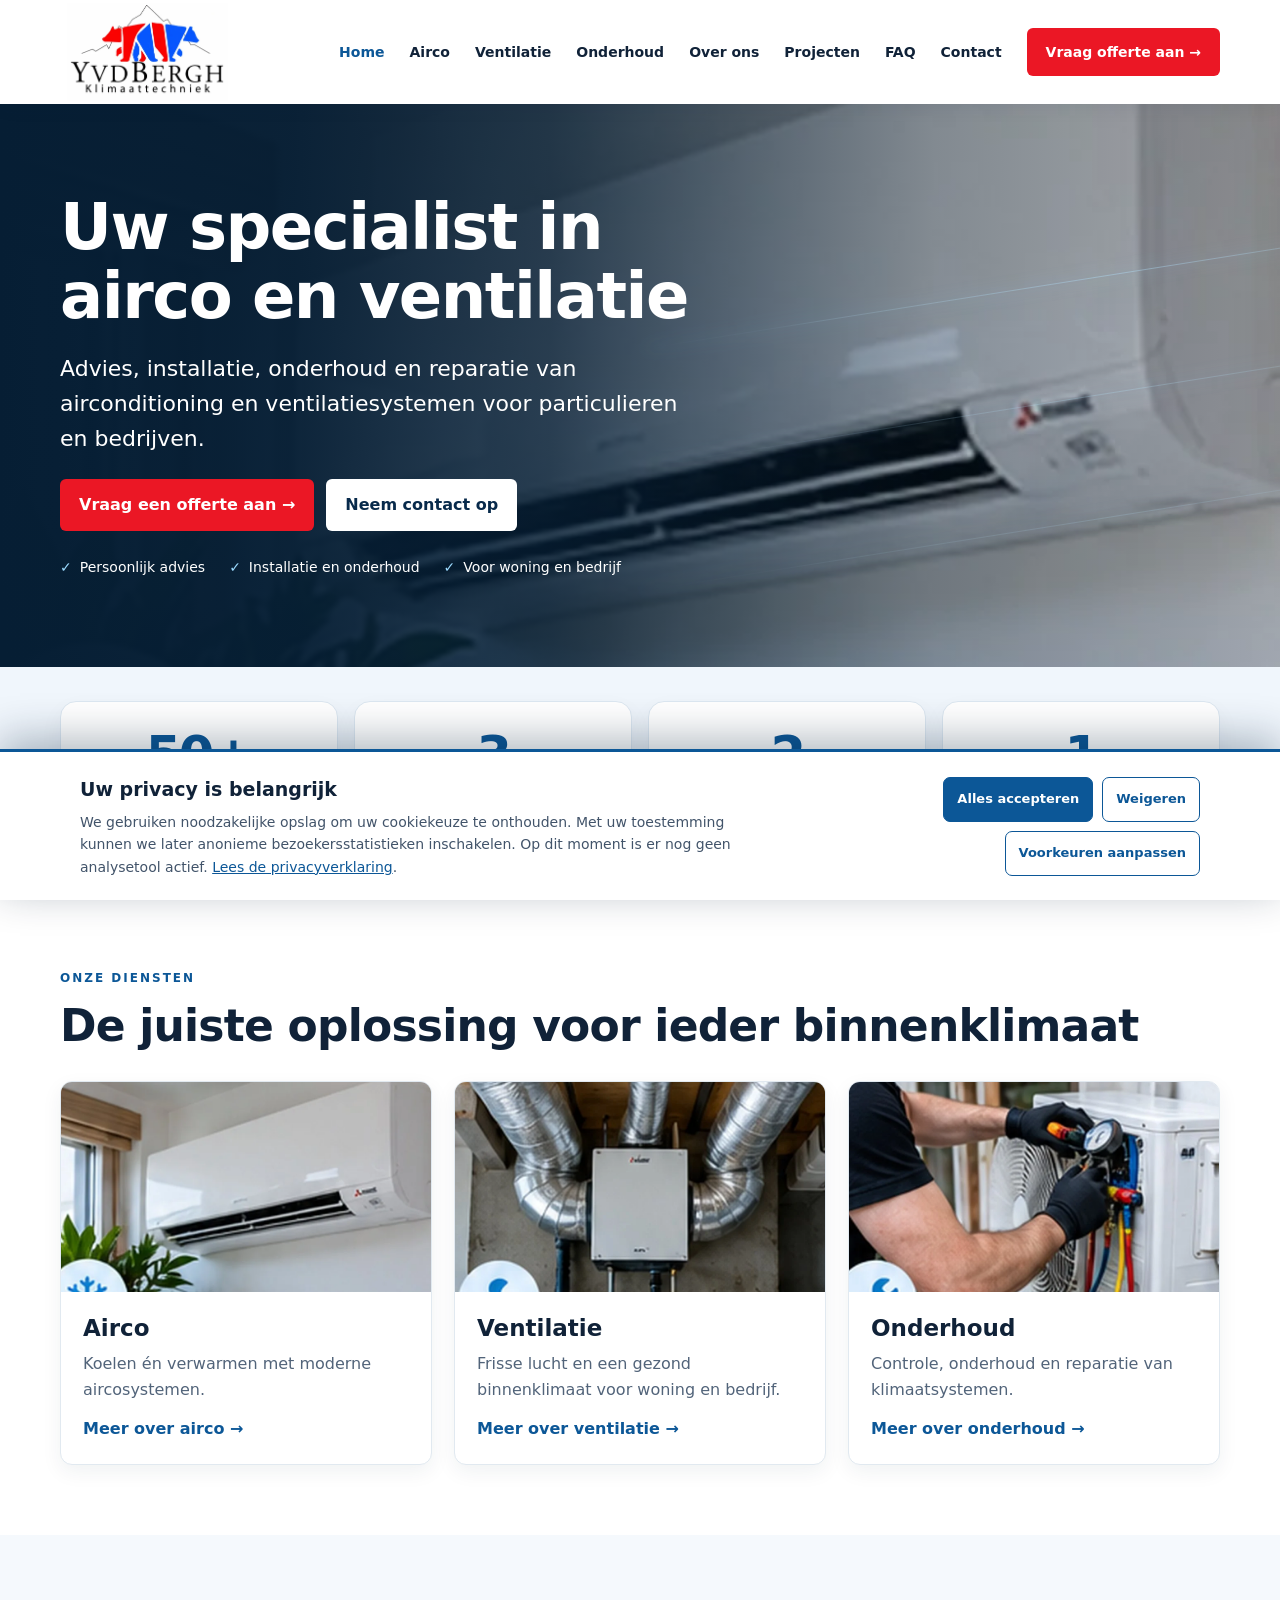
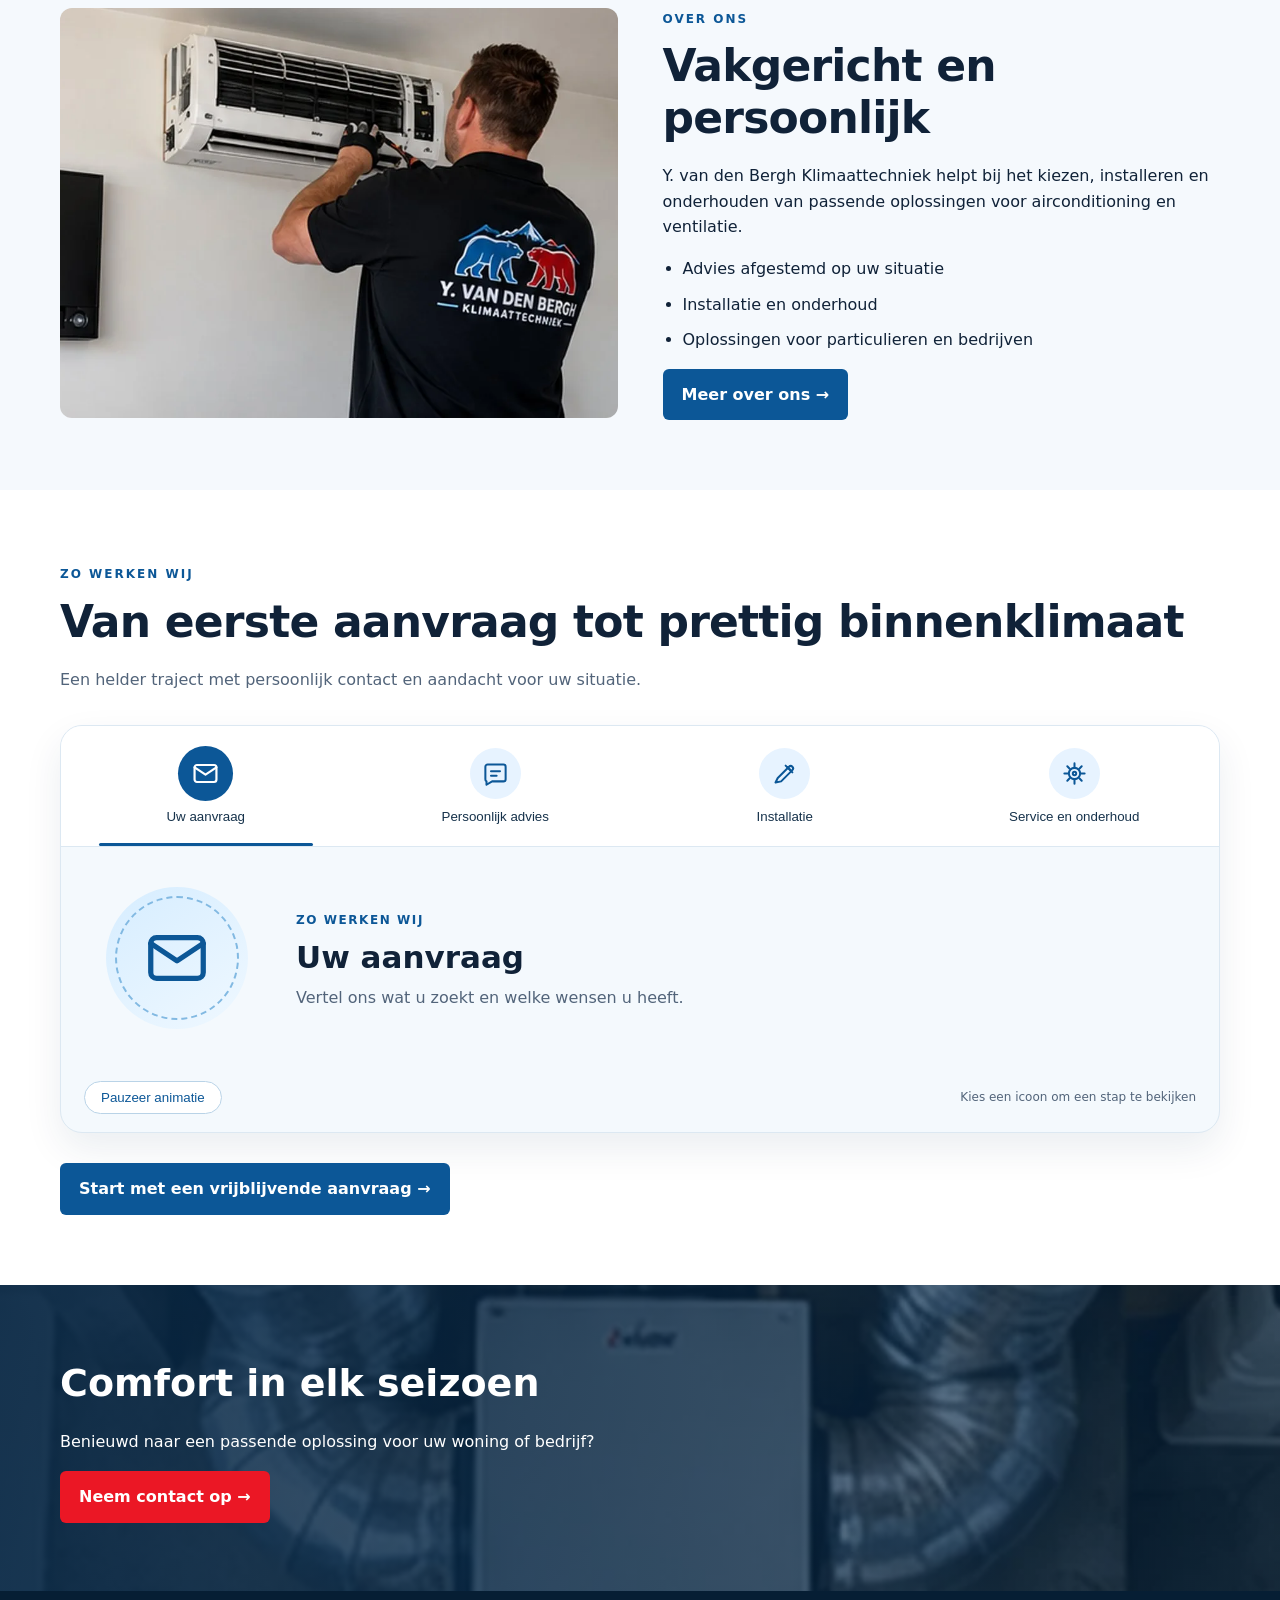
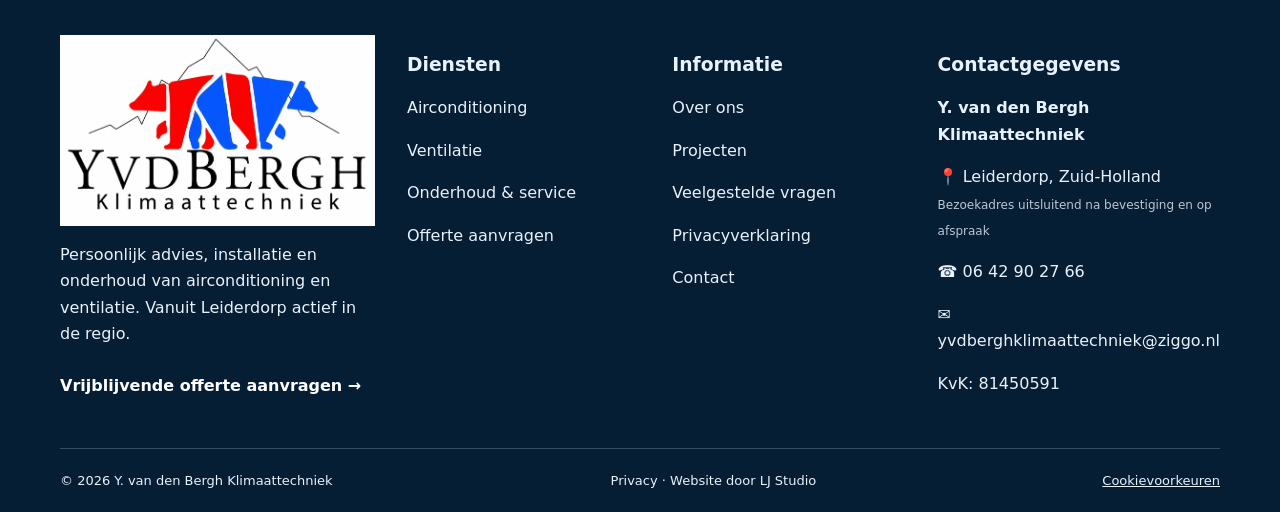
<file: index.html>
<!DOCTYPE html>

<html lang="nl"><head><meta charset="utf-8"/><meta content="width=device-width, initial-scale=1" name="viewport"/><title>Airco, ventilatie en onderhoud | Y. van den Bergh Klimaattechniek</title><meta content="Advies, installatie en onderhoud van airconditioning en ventilatie voor particulieren en bedrijven." name="description"/><meta content="index,follow" name="robots"/><meta content="#082a4b" name="theme-color"/><link href="https://www.yvdberghklimaattechniek.nl/" rel="canonical"/><link href="style.css" rel="stylesheet"/><script defer="" src="script.js"></script><link rel="icon" href="favicon.svg" type="image/svg+xml"/><link rel="shortcut icon" href="assets/logo.webp" type="image/webp"/></head><body><header class="header"><div class="container navwrap"><a aria-label="Naar homepage" class="brand" href="index.html"><img alt="Logo met rode en blauwe ijsberen - Y. van den Bergh Klimaattechniek" loading="lazy" src="assets/logo.webp"/></a><button aria-controls="navlinks" aria-expanded="false" aria-label="Navigatiemenu" class="menu">☰</button><nav aria-label="Hoofdnavigatie" class="links" id="navlinks"><a class="active" href="index.html">Home</a><a href="airco.html">Airco</a><a href="ventilatie.html">Ventilatie</a><a href="onderhoud.html">Onderhoud</a><a href="over-ons.html">Over ons</a><a href="projecten.html">Projecten</a><a href="veelgestelde-vragen.html">FAQ</a><a href="contact.html">Contact</a><a class="btn" href="offerte.html">Vraag offerte aan →</a></nav></div></header><main><section class="hero hero-slideshow"><div class="hero-slides" aria-hidden="true"><div class="hero-slide is-active" style="background-image:url('assets/airco.webp')"></div><div class="hero-slide" style="background-image:url('assets/ventilatie.webp')"></div><div class="hero-slide" style="background-image:url('assets/onderhoud.webp')"></div></div><div class="hero-airflow" aria-hidden="true"><span></span><span></span><span></span></div><div class="container hero-content"><h1>Uw specialist in airco en ventilatie</h1><p>Advies, installatie, onderhoud en reparatie van airconditioning en ventilatiesystemen voor particulieren en bedrijven.</p><div class="actions"><a class="btn" href="offerte.html">Vraag een offerte aan →</a><a class="btn alt" href="contact.html">Neem contact op</a></div><div class="checks"><span>Persoonlijk advies</span><span>Installatie en onderhoud</span><span>Voor woning en bedrijf</span></div></div></section><section class="stats-section" aria-label="In het kort"><div class="container"><div class="stats-grid"><div class="stat-card"><span class="stat-number" data-count="50" data-suffix="+">50+</span><span class="stat-label">Tevreden klanten</span></div><div class="stat-card"><span class="stat-number" data-count="3">3</span><span class="stat-label">Specialisaties: airco, ventilatie en onderhoud</span></div><div class="stat-card"><span class="stat-number" data-count="2">2</span><span class="stat-label">Voor particulieren én bedrijven</span></div><div class="stat-card"><span class="stat-number" data-count="1">1</span><span class="stat-label">Persoonlijk aanspreekpunt</span></div></div></div></section><section class="section"><div class="container"><span class="eyebrow">Onze diensten</span><h2>De juiste oplossing voor ieder binnenklimaat</h2><div class="grid"><article class="card service-card"><a class="service-card-link" href="airco.html" aria-label="Bekijk airco"><img alt="Airco - illustratieve voorbeeldafbeelding" loading="lazy" src="assets/airco.webp"/><div class="body"><h3>Airco</h3><p>Koelen én verwarmen met moderne aircosystemen.</p><span class="textlink">Meer over airco →</span></div></a></article><article class="card service-card"><a class="service-card-link" href="ventilatie.html" aria-label="Bekijk ventilatie"><img alt="Ventilatie - illustratieve voorbeeldafbeelding" loading="lazy" src="assets/ventilatie.webp"/><div class="body"><h3>Ventilatie</h3><p>Frisse lucht en een gezond binnenklimaat voor woning en bedrijf.</p><span class="textlink">Meer over ventilatie →</span></div></a></article><article class="card service-card"><a class="service-card-link" href="onderhoud.html" aria-label="Bekijk onderhoud"><img alt="Onderhoud - illustratieve voorbeeldafbeelding" loading="lazy" src="assets/onderhoud.webp"/><div class="body"><h3>Onderhoud</h3><p>Controle, onderhoud en reparatie van klimaatsystemen.</p><span class="textlink">Meer over onderhoud →</span></div></a></article></div></div></section><section class="section soft"><div class="container split"><img alt="Illustratie van een monteur aan het werk bij een airconditioner" loading="lazy" src="assets/monteur.webp"/><div><span class="eyebrow">Over ons</span><h2>Vakgericht en persoonlijk</h2><p>Y. van den Bergh Klimaattechniek helpt bij het kiezen, installeren en onderhouden van passende oplossingen voor airconditioning en ventilatie.</p><ul><li>Advies afgestemd op uw situatie</li><li>Installatie en onderhoud</li><li>Oplossingen voor particulieren en bedrijven</li></ul><a class="btn blue" href="over-ons.html">Meer over ons →</a></div></div></section><section class="section process-section" aria-labelledby="process-heading"><div class="container"><span class="eyebrow">Zo werken wij</span><h2 id="process-heading">Van eerste aanvraag tot prettig binnenklimaat</h2><p class="intro">Een helder traject met persoonlijk contact en aandacht voor uw situatie.</p><div class="climate-process" aria-label="Interactief stappenplan van aanvraag tot onderhoud"><div class="climate-process-track" role="group" aria-label="Kies een fase"><button class="climate-process-tab is-current" type="button" data-climate-step="0" aria-pressed="true" aria-controls="climate-process-panel"><span class="climate-process-icon" aria-hidden="true"><svg viewBox="0 0 24 24" fill="none" stroke="currentColor" stroke-width="1.8" stroke-linecap="round" stroke-linejoin="round"><rect x="3" y="5" width="18" height="14" rx="2"/><path d="m3 7 9 6 9-6"/></svg></span><span>Uw aanvraag</span></button><button class="climate-process-tab" type="button" data-climate-step="1" aria-pressed="false" aria-controls="climate-process-panel"><span class="climate-process-icon" aria-hidden="true"><svg viewBox="0 0 24 24" fill="none" stroke="currentColor" stroke-width="1.8" stroke-linecap="round" stroke-linejoin="round"><path d="M8 10h8M8 14h5"/><path d="M5 4h14a2 2 0 0 1 2 2v11a2 2 0 0 1-2 2H9l-5 3v-3a2 2 0 0 1-1-2V6a2 2 0 0 1 2-2Z"/></svg></span><span>Persoonlijk advies</span></button><button class="climate-process-tab" type="button" data-climate-step="2" aria-pressed="false" aria-controls="climate-process-panel"><span class="climate-process-icon" aria-hidden="true"><svg viewBox="0 0 24 24" fill="none" stroke="currentColor" stroke-width="1.8" stroke-linecap="round" stroke-linejoin="round"><path d="m14.7 6.3 3 3M4 20l5-1 10-10a2.1 2.1 0 0 0-3-3L6 16l-2 4Z"/><path d="M13 5 19 11"/></svg></span><span>Installatie</span></button><button class="climate-process-tab" type="button" data-climate-step="3" aria-pressed="false" aria-controls="climate-process-panel"><span class="climate-process-icon" aria-hidden="true"><svg viewBox="0 0 24 24" fill="none" stroke="currentColor" stroke-width="1.8" stroke-linecap="round" stroke-linejoin="round"><path d="M12 3v3m0 12v3M3 12h3m12 0h3M5.6 5.6l2.1 2.1m8.6 8.6 2.1 2.1m0-12.8-2.1 2.1m-8.6 8.6-2.1 2.1"/><circle cx="12" cy="12" r="5"/><circle cx="12" cy="12" r="1.5"/></svg></span><span>Service en onderhoud</span></button></div><div class="climate-process-display" id="climate-process-panel"><div class="climate-process-art" aria-hidden="true"><span class="climate-process-art-icon"><svg viewBox="0 0 24 24" fill="none" stroke="currentColor" stroke-width="1.8" stroke-linecap="round" stroke-linejoin="round"><rect x="3" y="5" width="18" height="14" rx="2"/><path d="m3 7 9 6 9-6"/></svg></span><span class="climate-process-orbit"></span></div><div class="climate-process-description"><span class="climate-process-kicker">ZO WERKEN WIJ</span><h3 class="climate-process-heading">Uw aanvraag</h3><p class="climate-process-copy">Vertel ons wat u zoekt en welke wensen u heeft.</p></div></div><div class="climate-process-controls"><button type="button" class="climate-process-pause" aria-pressed="false">Pauzeer animatie</button><span class="climate-process-hint">Kies een icoon om een stap te bekijken</span></div></div><a class="btn blue" href="offerte.html">Start met een vrijblijvende aanvraag →</a></div></section><section class="banner"><div class="container"><h2>Comfort in elk seizoen</h2><p>Benieuwd naar een passende oplossing voor uw woning of bedrijf?</p><a class="btn" href="contact.html">Neem contact op →</a></div></section></main><footer class="footer"><div class="container"><div class="footgrid expanded"><div><a href="index.html"><img alt="Y. van den Bergh Klimaattechniek – ijsberenlogo" loading="lazy" src="assets/logo.webp"/></a><p>Persoonlijk advies, installatie en onderhoud van airconditioning en ventilatie. Vanuit Leiderdorp actief in de regio.</p><a class="foot-cta" href="offerte.html">Vrijblijvende offerte aanvragen →</a></div><div><h3>Diensten</h3><p><a href="airco.html">Airconditioning</a></p><p><a href="ventilatie.html">Ventilatie</a></p><p><a href="onderhoud.html">Onderhoud &amp; service</a></p><p><a href="offerte.html">Offerte aanvragen</a></p></div><div><h3>Informatie</h3><p><a href="over-ons.html">Over ons</a></p><p><a href="projecten.html">Projecten</a></p><p><a href="veelgestelde-vragen.html">Veelgestelde vragen</a></p><p><a href="privacyverklaring.html">Privacyverklaring</a></p><p><a href="contact.html">Contact</a></p></div><div><h3>Contactgegevens</h3><p><strong>Y. van den Bergh Klimaattechniek</strong></p><p><span aria-hidden="true">📍</span> Leiderdorp, Zuid-Holland<br/><small>Bezoekadres uitsluitend na bevestiging en op afspraak</small></p><p><span aria-hidden="true">☎</span> <a href="tel:+31642902766">06 42 90 27 66</a></p><p><span aria-hidden="true">✉</span> <a href="mailto:yvdberghklimaattechniek@ziggo.nl">yvdberghklimaattechniek@ziggo.nl</a></p><p>KvK: 81450591</p></div></div><div class="footerbottom"><span>© 2026 Y. van den Bergh Klimaattechniek</span><span><a href="privacyverklaring.html">Privacy</a> · Website door <a href="https://www.ljstudio.nl/" rel="noopener">LJ Studio</a></span></div></div></footer></body></html>
</file>
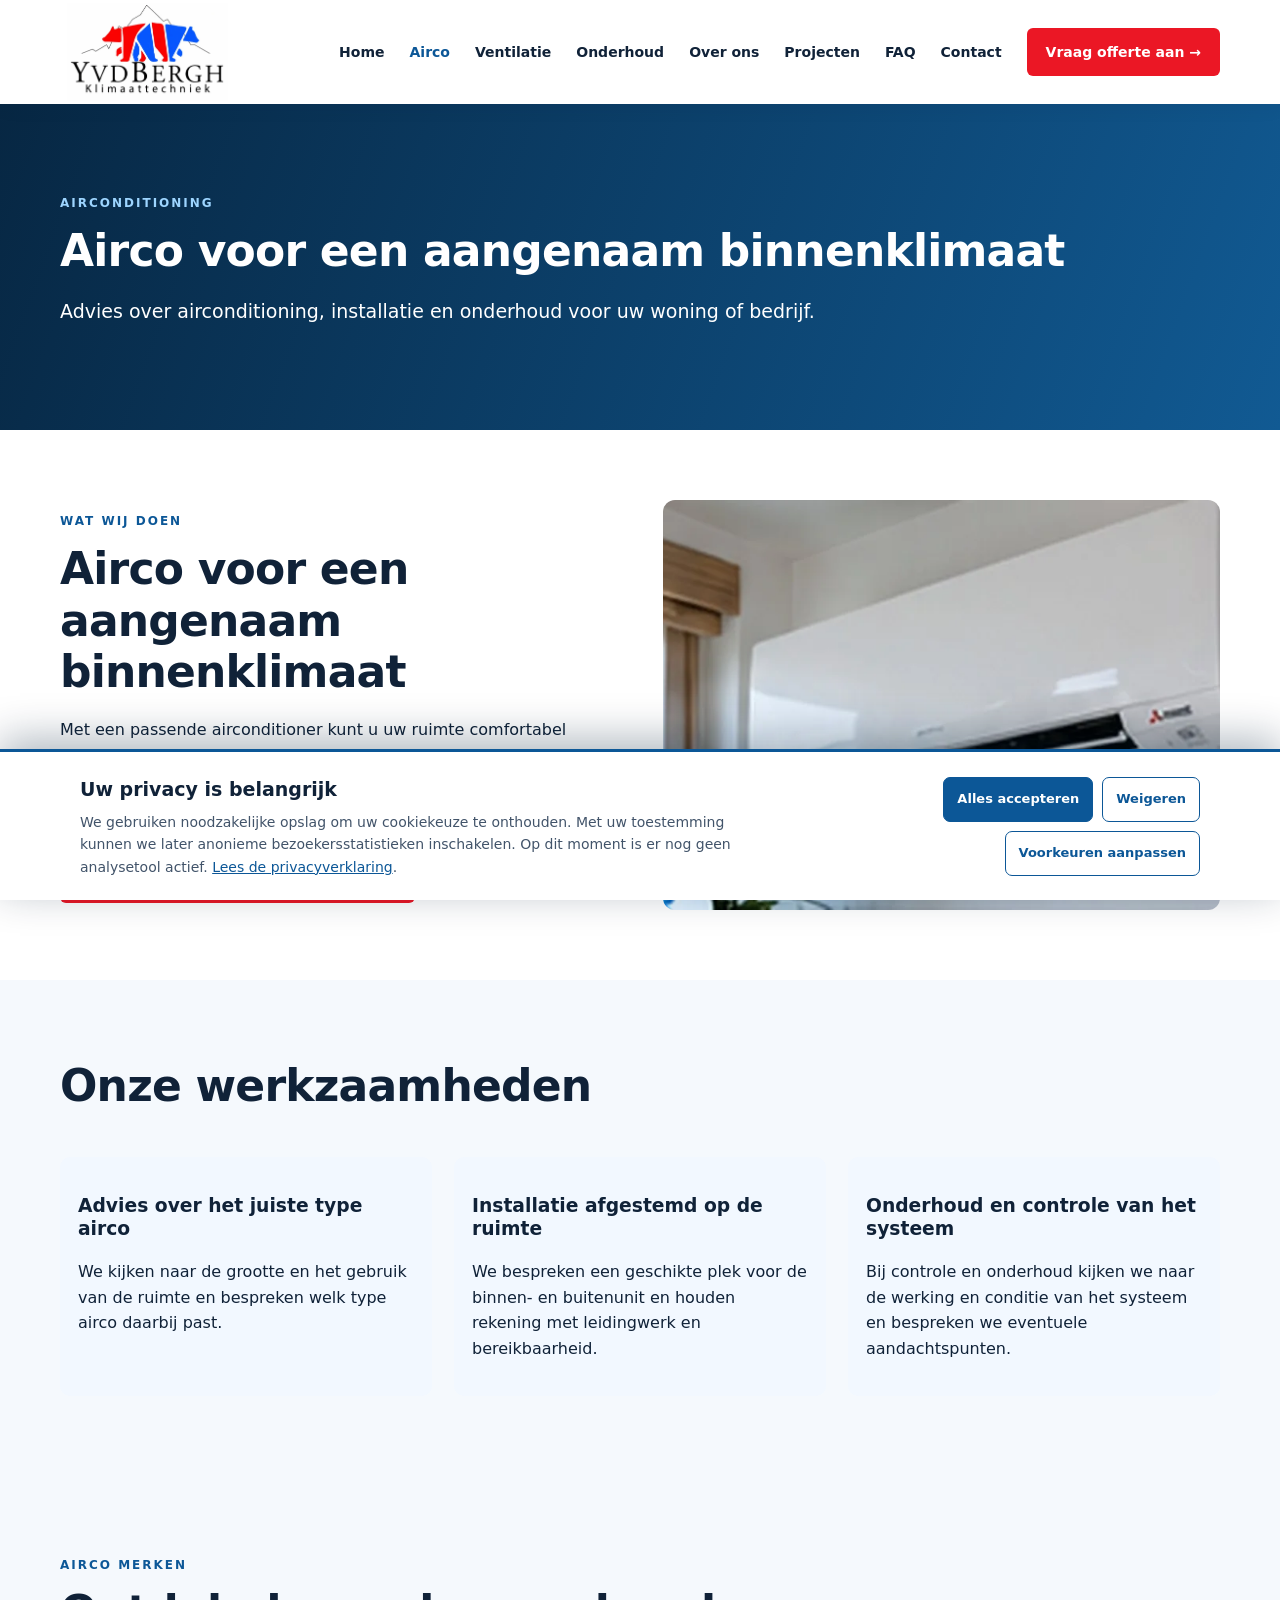
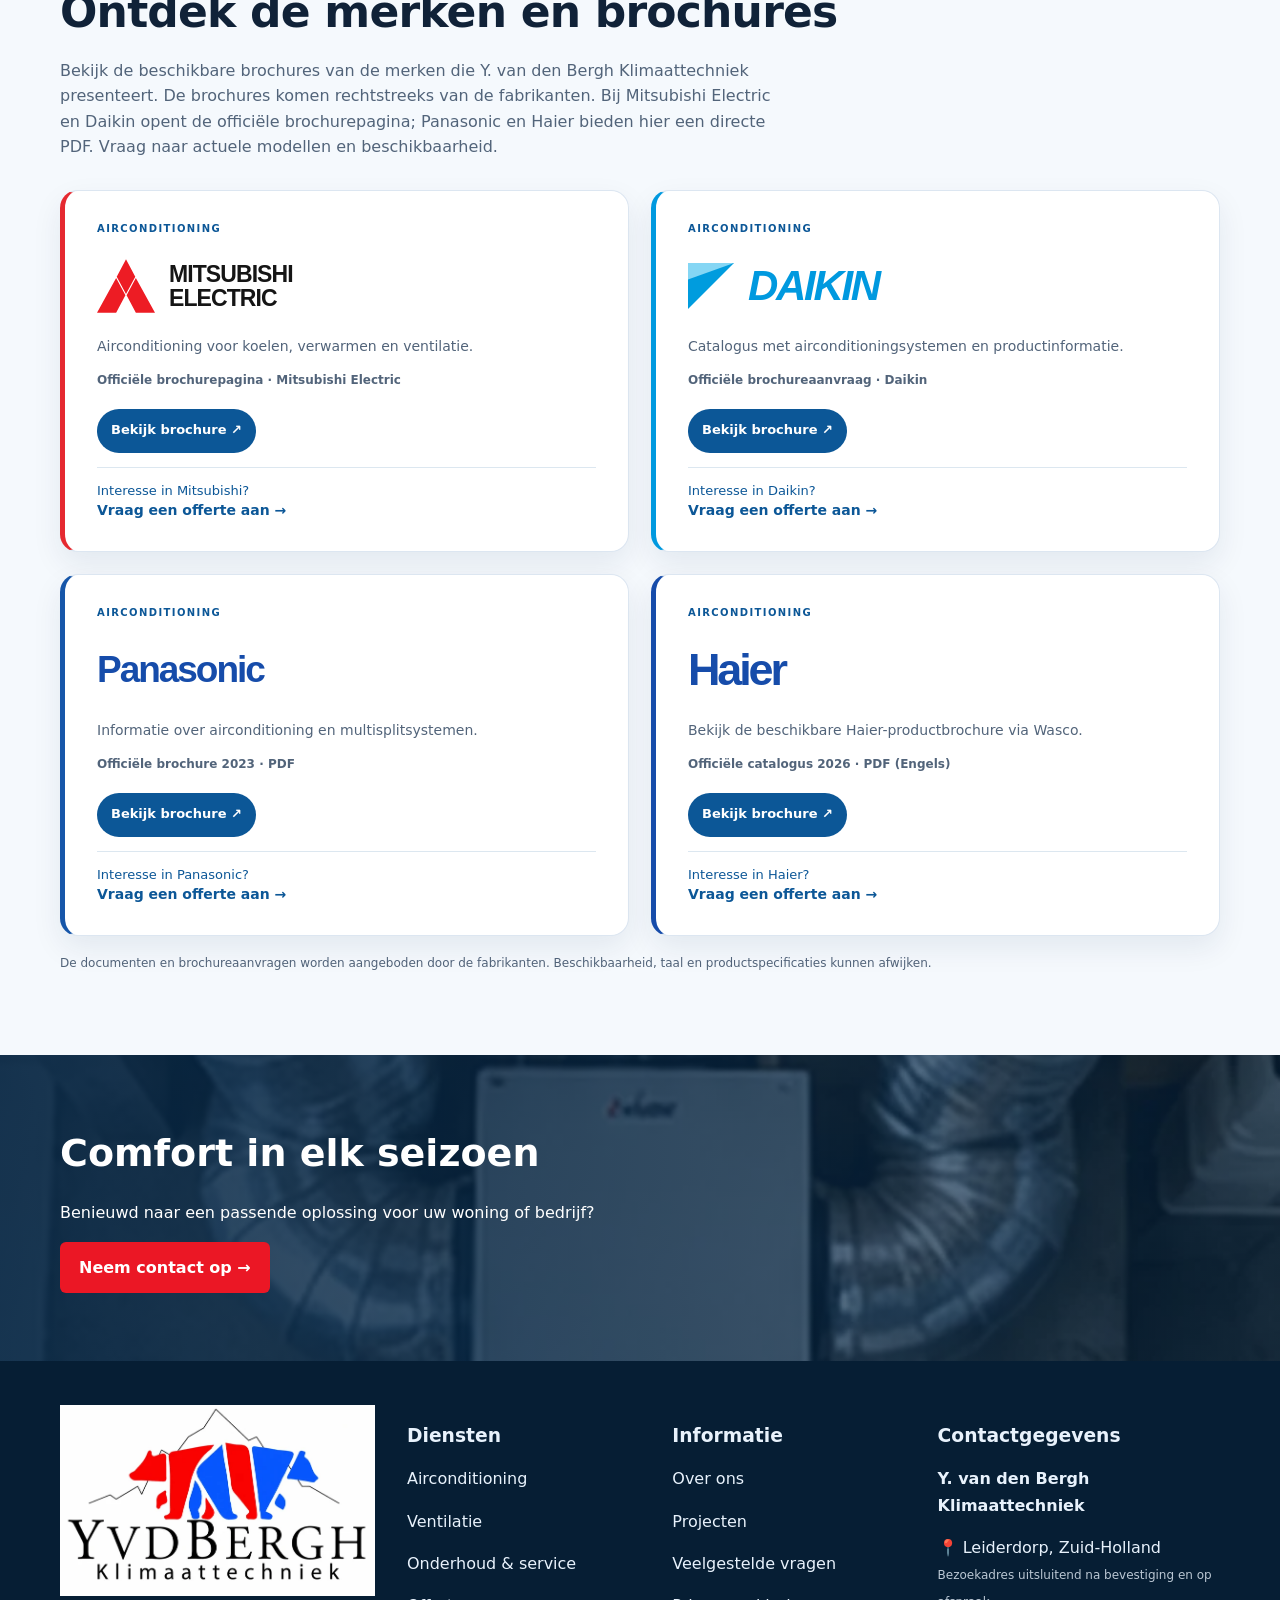
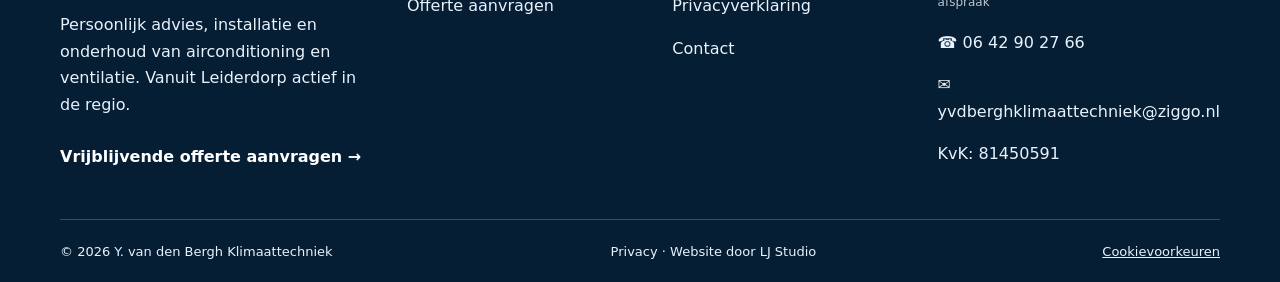
<file: airco.html>
<!DOCTYPE html>

<html lang="nl"><head><meta charset="utf-8"/><meta content="width=device-width, initial-scale=1" name="viewport"/><title>Airco voor een aangenaam binnenklimaat | Y. van den Bergh Klimaattechniek</title><meta content="Advies over airconditioning, installatie en onderhoud voor uw woning of bedrijf." name="description"/><meta content="index,follow" name="robots"/><meta content="#082a4b" name="theme-color"/><link href="https://www.yvdberghklimaattechniek.nl/airco.html" rel="canonical"/><link href="style.css" rel="stylesheet"/><script defer="" src="script.js"></script><link rel="icon" href="favicon.svg" type="image/svg+xml"/><link rel="shortcut icon" href="assets/logo.webp" type="image/webp"/></head><body><header class="header"><div class="container navwrap"><a aria-label="Naar homepage" class="brand" href="index.html"><img alt="Logo met rode en blauwe ijsberen - Y. van den Bergh Klimaattechniek" loading="lazy" src="assets/logo.webp"/></a><button aria-controls="navlinks" aria-expanded="false" aria-label="Navigatiemenu" class="menu">☰</button><nav aria-label="Hoofdnavigatie" class="links" id="navlinks"><a href="index.html">Home</a><a class="active" href="airco.html">Airco</a><a href="ventilatie.html">Ventilatie</a><a href="onderhoud.html">Onderhoud</a><a href="over-ons.html">Over ons</a><a href="projecten.html">Projecten</a><a href="veelgestelde-vragen.html">FAQ</a><a href="contact.html">Contact</a><a class="btn" href="offerte.html">Vraag offerte aan →</a></nav></div></header><main><section class="pagehero"><div class="container"><span class="eyebrow" style="color:#9dd5ff">Airconditioning</span><h1>Airco voor een aangenaam binnenklimaat</h1><p>Advies over airconditioning, installatie en onderhoud voor uw woning of bedrijf.</p></div></section><section class="section"><div class="container split"><div><span class="eyebrow">Wat wij doen</span><h2>Airco voor een aangenaam binnenklimaat</h2><p>Met een passende airconditioner kunt u uw ruimte comfortabel koelen en, afhankelijk van het systeem, ook verwarmen.</p><p>Wij bespreken uw wensen, de beschikbare ruimte en de praktische mogelijkheden voor plaatsing.</p><a class="btn" href="contact.html">Vraag vrijblijvend informatie aan →</a></div><img alt="Airco voor een aangenaam binnenklimaat - voorbeeldafbeelding" loading="lazy" src="assets/airco.webp"/></div></section><section class="section soft"><div class="container"><h2>Onze werkzaamheden</h2><div class="grid"><div class="feature"><h3>Advies over het juiste type airco</h3><p>We kijken naar de grootte en het gebruik van de ruimte en bespreken welk type airco daarbij past.</p></div><div class="feature"><h3>Installatie afgestemd op de ruimte</h3><p>We bespreken een geschikte plek voor de binnen- en buitenunit en houden rekening met leidingwerk en bereikbaarheid.</p></div><div class="feature"><h3>Onderhoud en controle van het systeem</h3><p>Bij controle en onderhoud kijken we naar de werking en conditie van het systeem en bespreken we eventuele aandachtspunten.</p></div></div></div></section><section class="section soft" id="merken-brochures"><div class="container"><span class="eyebrow">Airco merken</span><h2>Ontdek de merken en brochures</h2><p class="intro">Bekijk de beschikbare brochures van de merken die Y. van den Bergh Klimaattechniek presenteert. De brochures komen rechtstreeks van de fabrikanten. Bij Mitsubishi Electric en Daikin opent de officiële brochurepagina; Panasonic en Haier bieden hier een directe PDF. Vraag naar actuele modellen en beschikbaarheid.</p><div class="brand-brochure-grid brand-brochure-premium"><article class="brand-brochure"><span class="brand-brochure-kicker">AIRCONDITIONING</span><div class="brand-identity brand-mitsubishi"><svg viewBox="0 0 100 92" width="58" height="54" aria-hidden="true"><path fill="#ed1c24" d="M50 0 66 30 50 60 34 30Z M33 32 49 62 33 92 0 92Z M67 32 100 92 67 92 51 62Z"/></svg><span>MITSUBISHI<br/>ELECTRIC</span></div><h3>Mitsubishi Electric</h3><p>Airconditioning voor koelen, verwarmen en ventilatie.</p><span class="brand-brochure-year">Officiële brochurepagina · Mitsubishi Electric</span><a class="btn blue" href="https://www.mitsubishi-les.com/nl-be/campagnes/download-brochures/" target="_blank" rel="noopener noreferrer" aria-label="Open officiële Mitsubishi Electric brochurepagina in nieuw tabblad">Bekijk brochure ↗</a><a class="brand-quote-link" href="offerte.html?merk=Mitsubishi" aria-label="Vraag vrijblijvend een offerte aan voor een airco van Mitsubishi">Interesse in Mitsubishi? <strong>Vraag een offerte aan →</strong></a></article><article class="brand-brochure"><span class="brand-brochure-kicker">AIRCONDITIONING</span><div class="brand-identity brand-daikin"><svg viewBox="0 0 50 50" width="46" height="46" aria-hidden="true"><path fill="#009cde" d="M0 0H50L0 50Z"/><path fill="#85d6f4" d="M0 0H50L0 18Z"/></svg><span>DAIKIN</span></div><h3>Daikin</h3><p>Catalogus met airconditioningsystemen en productinformatie.</p><span class="brand-brochure-year">Officiële brochureaanvraag · Daikin</span><a class="btn blue" href="https://www.daikin.nl/nl_nl/consument/campaigns/omarmen-met-lucht/brochure-aanvraag.html" target="_blank" rel="noopener noreferrer" aria-label="Open officiële Daikin brochureaanvraag in nieuw tabblad">Bekijk brochure ↗</a><a class="brand-quote-link" href="offerte.html?merk=Daikin" aria-label="Vraag vrijblijvend een offerte aan voor een airco van Daikin">Interesse in Daikin? <strong>Vraag een offerte aan →</strong></a></article><article class="brand-brochure"><span class="brand-brochure-kicker">AIRCONDITIONING</span><div class="brand-identity brand-panasonic">Panasonic</div><h3>Panasonic</h3><p>Informatie over airconditioning en multisplitsystemen.</p><span class="brand-brochure-year">Officiële brochure 2023 · PDF</span><a class="btn blue" href="https://cdn.aircon.panasonic.eu/uploads/NL/Catalogues/Brochure_Eindgebruikers_2023.pdf" target="_blank" rel="noopener noreferrer" aria-label="Open officiële Panasonic brochure uit 2023 in nieuw tabblad">Bekijk brochure ↗</a><a class="brand-quote-link" href="offerte.html?merk=Panasonic" aria-label="Vraag vrijblijvend een offerte aan voor een airco van Panasonic">Interesse in Panasonic? <strong>Vraag een offerte aan →</strong></a></article><article class="brand-brochure"><span class="brand-brochure-kicker">AIRCONDITIONING</span><div class="brand-identity brand-haier">Haier</div><h3>Haier</h3><p>Bekijk de beschikbare Haier-productbrochure via Wasco.</p><span class="brand-brochure-year">Officiële catalogus 2026 · PDF (Engels)</span><a class="btn blue" href="https://haierhvac.eu/sites/haierhvac-eu/files/2025-12/Haier_RAC_Catalogue_2026_ENG-min_0.pdf" target="_blank" rel="noopener noreferrer" aria-label="Open officiële Haier catalogus uit 2026 in nieuw tabblad">Bekijk brochure ↗</a><a class="brand-quote-link" href="offerte.html?merk=Haier" aria-label="Vraag vrijblijvend een offerte aan voor een airco van Haier">Interesse in Haier? <strong>Vraag een offerte aan →</strong></a></article></div><p class="brand-brochure-note">De documenten en brochureaanvragen worden aangeboden door de fabrikanten. Beschikbaarheid, taal en productspecificaties kunnen afwijken.</p></div></section><section class="banner"><div class="container"><h2>Comfort in elk seizoen</h2><p>Benieuwd naar een passende oplossing voor uw woning of bedrijf?</p><a class="btn" href="contact.html">Neem contact op →</a></div></section></main><footer class="footer"><div class="container"><div class="footgrid expanded"><div><a href="index.html"><img alt="Y. van den Bergh Klimaattechniek – ijsberenlogo" loading="lazy" src="assets/logo.webp"/></a><p>Persoonlijk advies, installatie en onderhoud van airconditioning en ventilatie. Vanuit Leiderdorp actief in de regio.</p><a class="foot-cta" href="offerte.html">Vrijblijvende offerte aanvragen →</a></div><div><h3>Diensten</h3><p><a href="airco.html">Airconditioning</a></p><p><a href="ventilatie.html">Ventilatie</a></p><p><a href="onderhoud.html">Onderhoud &amp; service</a></p><p><a href="offerte.html">Offerte aanvragen</a></p></div><div><h3>Informatie</h3><p><a href="over-ons.html">Over ons</a></p><p><a href="projecten.html">Projecten</a></p><p><a href="veelgestelde-vragen.html">Veelgestelde vragen</a></p><p><a href="privacyverklaring.html">Privacyverklaring</a></p><p><a href="contact.html">Contact</a></p></div><div><h3>Contactgegevens</h3><p><strong>Y. van den Bergh Klimaattechniek</strong></p><p><span aria-hidden="true">📍</span> Leiderdorp, Zuid-Holland<br/><small>Bezoekadres uitsluitend na bevestiging en op afspraak</small></p><p><span aria-hidden="true">☎</span> <a href="tel:+31642902766">06 42 90 27 66</a></p><p><span aria-hidden="true">✉</span> <a href="mailto:yvdberghklimaattechniek@ziggo.nl">yvdberghklimaattechniek@ziggo.nl</a></p><p>KvK: 81450591</p></div></div><div class="footerbottom"><span>© 2026 Y. van den Bergh Klimaattechniek</span><span><a href="privacyverklaring.html">Privacy</a> · Website door <a href="https://www.ljstudio.nl/" rel="noopener">LJ Studio</a></span></div></div></footer></body></html>
</file>
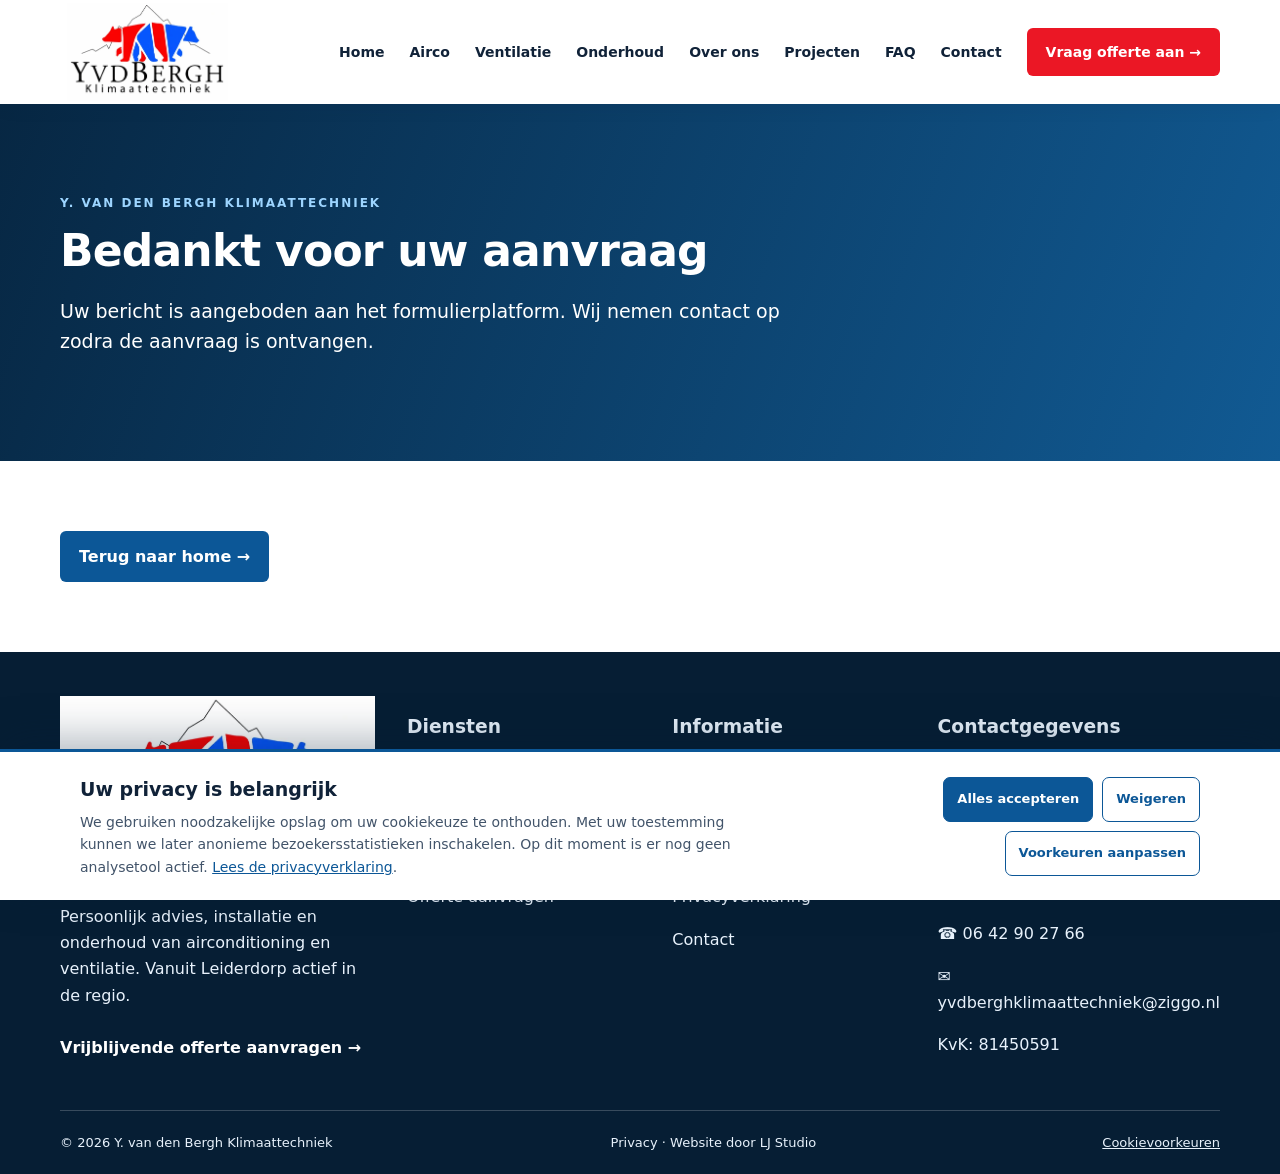
<file: bedankt.html>
<!DOCTYPE html>

<html lang="nl"><head><meta charset="utf-8"/><meta content="width=device-width, initial-scale=1" name="viewport"/><title>Bedankt voor uw aanvraag | Y. van den Bergh Klimaattechniek</title><meta content="Bevestiging van een ingediende aanvraag bij Y. van den Bergh Klimaattechniek." name="description"/><meta content="index,follow" name="robots"/><meta content="#082a4b" name="theme-color"/><link href="https://www.yvdberghklimaattechniek.nl/bedankt.html" rel="canonical"/><link href="style.css" rel="stylesheet"/><script defer="" src="script.js"></script></head><body><header class="header"><div class="container navwrap"><a aria-label="Naar homepage" class="brand" href="index.html"><img alt="Logo met rode en blauwe ijsberen - Y. van den Bergh Klimaattechniek" loading="lazy" src="assets/logo.webp"/></a><button aria-controls="navlinks" aria-expanded="false" aria-label="Navigatiemenu" class="menu">☰</button><nav aria-label="Hoofdnavigatie" class="links" id="navlinks"><a href="index.html">Home</a><a href="airco.html">Airco</a><a href="ventilatie.html">Ventilatie</a><a href="onderhoud.html">Onderhoud</a><a href="over-ons.html">Over ons</a><a href="projecten.html">Projecten</a><a href="veelgestelde-vragen.html">FAQ</a><a href="contact.html">Contact</a><a class="btn" href="offerte.html">Vraag offerte aan →</a></nav></div></header><main><section class="pagehero"><div class="container"><span class="eyebrow" style="color:#9dd5ff">Y. van den Bergh Klimaattechniek</span><h1>Bedankt voor uw aanvraag</h1><p>Uw bericht is aangeboden aan het formulierplatform. Wij nemen contact op zodra de aanvraag is ontvangen.</p></div></section><section class="section"><div class="container"><a class="btn blue" href="index.html">Terug naar home →</a></div></section></main><footer class="footer"><div class="container"><div class="footgrid expanded"><div><a href="index.html"><img alt="Y. van den Bergh Klimaattechniek – ijsberenlogo" loading="lazy" src="assets/logo.webp"/></a><p>Persoonlijk advies, installatie en onderhoud van airconditioning en ventilatie. Vanuit Leiderdorp actief in de regio.</p><a class="foot-cta" href="offerte.html">Vrijblijvende offerte aanvragen →</a></div><div><h3>Diensten</h3><p><a href="airco.html">Airconditioning</a></p><p><a href="ventilatie.html">Ventilatie</a></p><p><a href="onderhoud.html">Onderhoud &amp; service</a></p><p><a href="offerte.html">Offerte aanvragen</a></p></div><div><h3>Informatie</h3><p><a href="over-ons.html">Over ons</a></p><p><a href="projecten.html">Projecten</a></p><p><a href="veelgestelde-vragen.html">Veelgestelde vragen</a></p><p><a href="privacyverklaring.html">Privacyverklaring</a></p><p><a href="contact.html">Contact</a></p></div><div><h3>Contactgegevens</h3><p><strong>Y. van den Bergh Klimaattechniek</strong></p><p><span aria-hidden="true">📍</span> Leiderdorp, Zuid-Holland<br/><small>Bezoekadres uitsluitend na bevestiging en op afspraak</small></p><p><span aria-hidden="true">☎</span> <a href="tel:+31642902766">06 42 90 27 66</a></p><p><span aria-hidden="true">✉</span> <a href="mailto:yvdberghklimaattechniek@ziggo.nl">yvdberghklimaattechniek@ziggo.nl</a></p><p>KvK: 81450591</p></div></div><div class="footerbottom"><span>© 2026 Y. van den Bergh Klimaattechniek</span><span><a href="privacyverklaring.html">Privacy</a> · Website door <a href="https://www.ljstudio.nl/" rel="noopener">LJ Studio</a></span></div></div></footer></body></html>
</file>
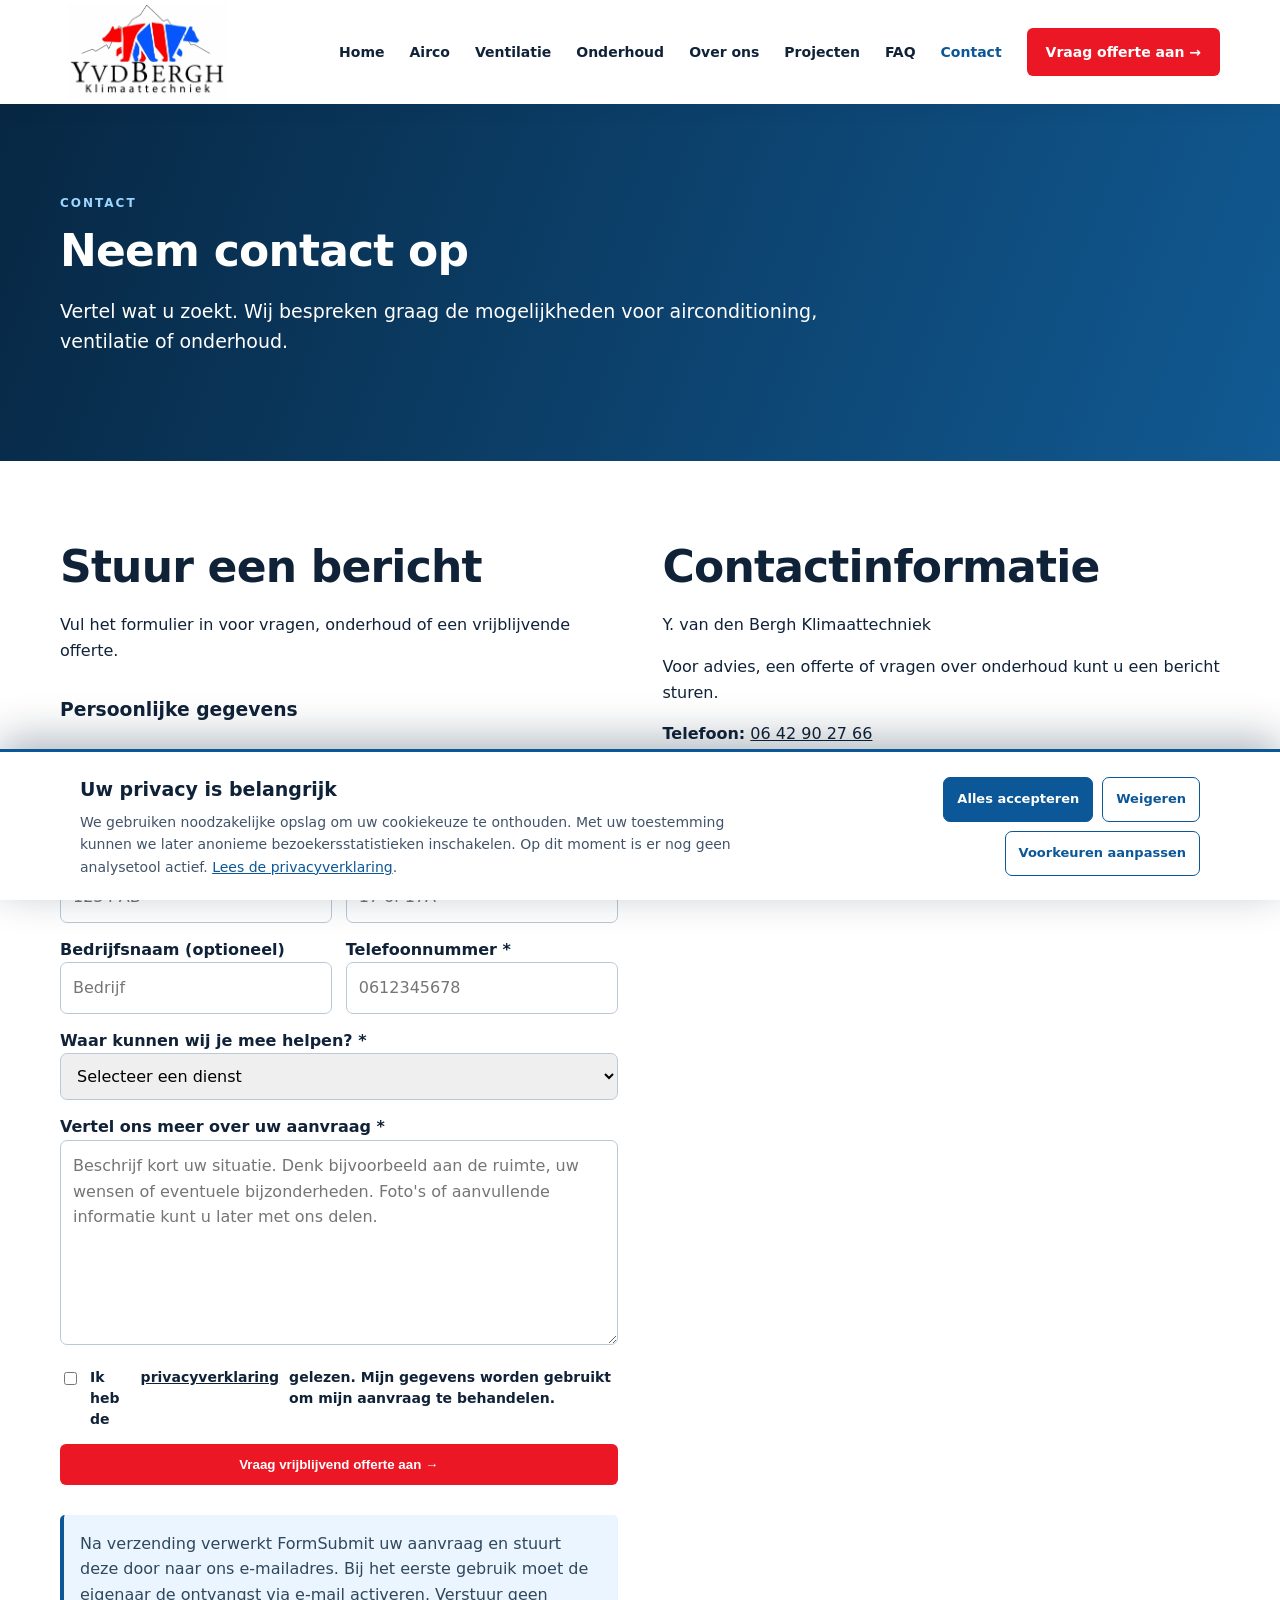
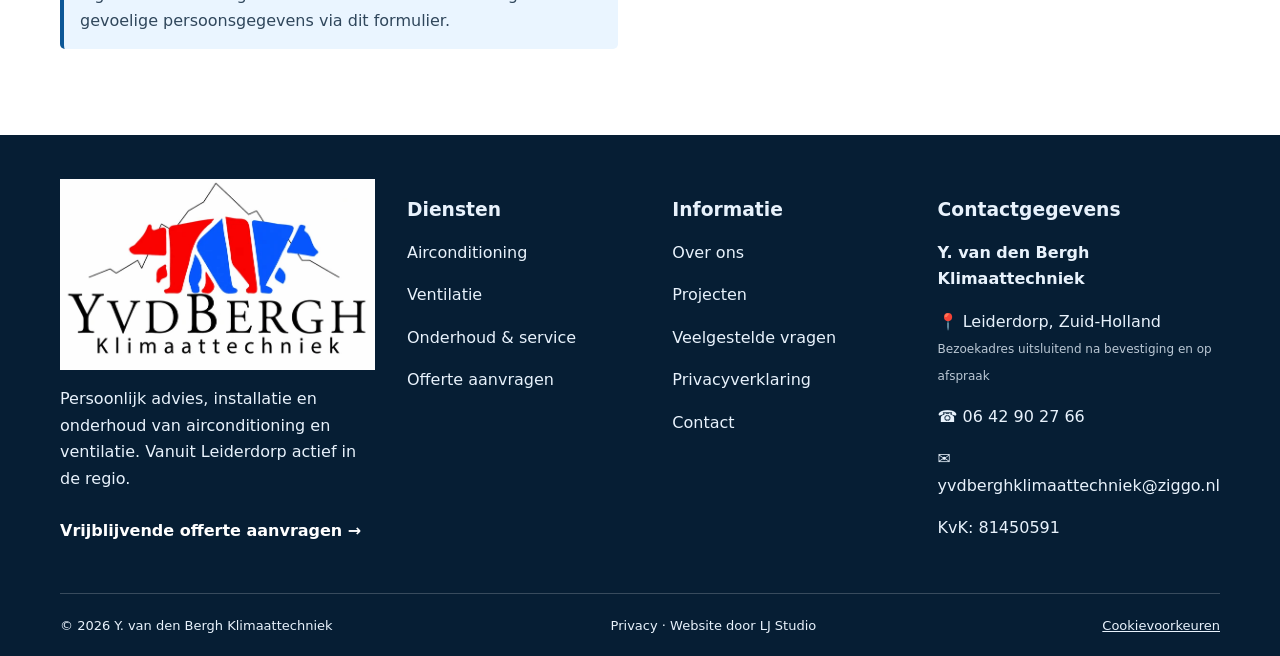
<file: contact.html>
<!DOCTYPE html>

<html lang="nl"><head><meta charset="utf-8"/><meta content="width=device-width, initial-scale=1" name="viewport"/><title>Contact en offerte aanvragen | Y. van den Bergh Klimaattechniek</title><meta content="Neem contact op met Y. van den Bergh Klimaattechniek voor airco, ventilatie en onderhoud." name="description"/><meta content="index,follow" name="robots"/><meta content="#082a4b" name="theme-color"/><link href="https://www.yvdberghklimaattechniek.nl/contact.html" rel="canonical"/><link href="style.css" rel="stylesheet"/><script defer="" src="script.js"></script><link rel="icon" href="favicon.svg" type="image/svg+xml"/><link rel="shortcut icon" href="assets/logo.webp" type="image/webp"/></head><body><header class="header"><div class="container navwrap"><a aria-label="Naar homepage" class="brand" href="index.html"><img alt="Logo met rode en blauwe ijsberen - Y. van den Bergh Klimaattechniek" loading="lazy" src="assets/logo.webp"/></a><button aria-controls="navlinks" aria-expanded="false" aria-label="Navigatiemenu" class="menu">☰</button><nav aria-label="Hoofdnavigatie" class="links" id="navlinks"><a href="index.html">Home</a><a href="airco.html">Airco</a><a href="ventilatie.html">Ventilatie</a><a href="onderhoud.html">Onderhoud</a><a href="over-ons.html">Over ons</a><a href="projecten.html">Projecten</a><a href="veelgestelde-vragen.html">FAQ</a><a class="active" href="contact.html">Contact</a><a class="btn" href="offerte.html">Vraag offerte aan →</a></nav></div></header><main><section class="pagehero"><div class="container"><span class="eyebrow" style="color:#9dd5ff">Contact</span><h1>Neem contact op</h1><p>Vertel wat u zoekt. Wij bespreken graag de mogelijkheden voor airconditioning, ventilatie of onderhoud.</p></div></section><section class="section"><div class="container split" style="align-items:start"><div><h2>Stuur een bericht</h2><p>Vul het formulier in voor vragen, onderhoud of een vrijblijvende offerte.</p><form accept-charset="UTF-8" action="https://formsubmit.co/yvdberghklimaattechniek@ziggo.nl" class="form" method="POST">
<input name="_subject" type="hidden" value="Nieuwe aanvraag via website YvdBergh Klimaattechniek"/>
<input name="_template" type="hidden" value="table"/>
<input aria-hidden="true" autocomplete="off" name="_honey" style="display:none" tabindex="-1" type="text"/>
<h3>Persoonlijke gegevens</h3><div class="formgrid">
<div><label for="naam">Voor- en achternaam *</label><input autocomplete="name" id="naam" maxlength="120" name="Naam" placeholder="Jan Jansen" required=""/></div>
<div><label for="email">E-mailadres *</label><input autocomplete="email" id="email" maxlength="200" name="E-mailadres" placeholder="naam@voorbeeld.nl" required="" type="email"/></div>
<div><label for="postcode">Postcode *</label><input autocomplete="postal-code" id="postcode" maxlength="12" name="Postcode" pattern="[1-9][0-9]{3} ?[a-zA-Z]{2}" placeholder="1234 AB" required="" title="Vul een Nederlandse postcode in, bijvoorbeeld 1234 AB"/></div>
<div><label for="huisnummer">Huisnummer *</label><input id="huisnummer" maxlength="12" name="Huisnummer" placeholder="17 of 17A" required=""/></div>
<div><label for="bedrijfsnaam">Bedrijfsnaam (optioneel)</label><input autocomplete="organization" id="bedrijfsnaam" maxlength="120" name="Bedrijfsnaam" placeholder="Bedrijf"/></div>
<div><label for="telefoon">Telefoonnummer *</label><input autocomplete="tel" id="telefoon" maxlength="40" name="Telefoonnummer" placeholder="0612345678" required="" type="tel"/></div>
</div><div><label for="dienst">Waar kunnen wij je mee helpen? *</label><select id="dienst" name="Soort aanvraag" required=""><option value="">Selecteer een dienst</option><option>Airco-installatie</option><option>Airco-onderhoud</option><option>Ventilatie</option><option>Reparatie / storing</option><option>Anders / advies</option></select></div>
<div><label for="bericht">Vertel ons meer over uw aanvraag *</label><textarea id="bericht" maxlength="4000" name="Omschrijving" placeholder="Beschrijf kort uw situatie. Denk bijvoorbeeld aan de ruimte, uw wensen of eventuele bijzonderheden. Foto's of aanvullende informatie kunt u later met ons delen." required="" rows="7"></textarea></div>
<label class="consent"><input name="Privacyverklaring gelezen" required="" type="checkbox" value="ja"/> Ik heb de <a href="privacyverklaring.html">privacyverklaring</a> gelezen. Mijn gegevens worden gebruikt om mijn aanvraag te behandelen.</label>
<button class="btn" type="submit">Vraag vrijblijvend offerte aan →</button>
<p class="note">Na verzending verwerkt FormSubmit uw aanvraag en stuurt deze door naar ons e-mailadres. Bij het eerste gebruik moet de eigenaar de ontvangst via e-mail activeren. Verstuur geen gevoelige persoonsgegevens via dit formulier.</p></form></div><div><h2>Contactinformatie</h2><p>Y. van den Bergh Klimaattechniek</p><p>Voor advies, een offerte of vragen over onderhoud kunt u een bericht sturen.</p><p><strong>Telefoon:</strong> <a href="tel:+31642902766">06 42 90 27 66</a><br/><strong>Vestigingsplaats:</strong> Leiderdorp<br/><strong>KvK:</strong> 81450591<br/><strong>E-mail:</strong> yvdberghklimaattechniek@ziggo.nl.</p><p>Ook bereikbaar via de bestaande website van het bedrijf.</p></div></div></section></main><footer class="footer"><div class="container"><div class="footgrid expanded"><div><a href="index.html"><img alt="Y. van den Bergh Klimaattechniek – ijsberenlogo" loading="lazy" src="assets/logo.webp"/></a><p>Persoonlijk advies, installatie en onderhoud van airconditioning en ventilatie. Vanuit Leiderdorp actief in de regio.</p><a class="foot-cta" href="offerte.html">Vrijblijvende offerte aanvragen →</a></div><div><h3>Diensten</h3><p><a href="airco.html">Airconditioning</a></p><p><a href="ventilatie.html">Ventilatie</a></p><p><a href="onderhoud.html">Onderhoud &amp; service</a></p><p><a href="offerte.html">Offerte aanvragen</a></p></div><div><h3>Informatie</h3><p><a href="over-ons.html">Over ons</a></p><p><a href="projecten.html">Projecten</a></p><p><a href="veelgestelde-vragen.html">Veelgestelde vragen</a></p><p><a href="privacyverklaring.html">Privacyverklaring</a></p><p><a href="contact.html">Contact</a></p></div><div><h3>Contactgegevens</h3><p><strong>Y. van den Bergh Klimaattechniek</strong></p><p><span aria-hidden="true">📍</span> Leiderdorp, Zuid-Holland<br/><small>Bezoekadres uitsluitend na bevestiging en op afspraak</small></p><p><span aria-hidden="true">☎</span> <a href="tel:+31642902766">06 42 90 27 66</a></p><p><span aria-hidden="true">✉</span> <a href="mailto:yvdberghklimaattechniek@ziggo.nl">yvdberghklimaattechniek@ziggo.nl</a></p><p>KvK: 81450591</p></div></div><div class="footerbottom"><span>© 2026 Y. van den Bergh Klimaattechniek</span><span><a href="privacyverklaring.html">Privacy</a> · Website door <a href="https://www.ljstudio.nl/" rel="noopener">LJ Studio</a></span></div></div></footer></body></html>
</file>
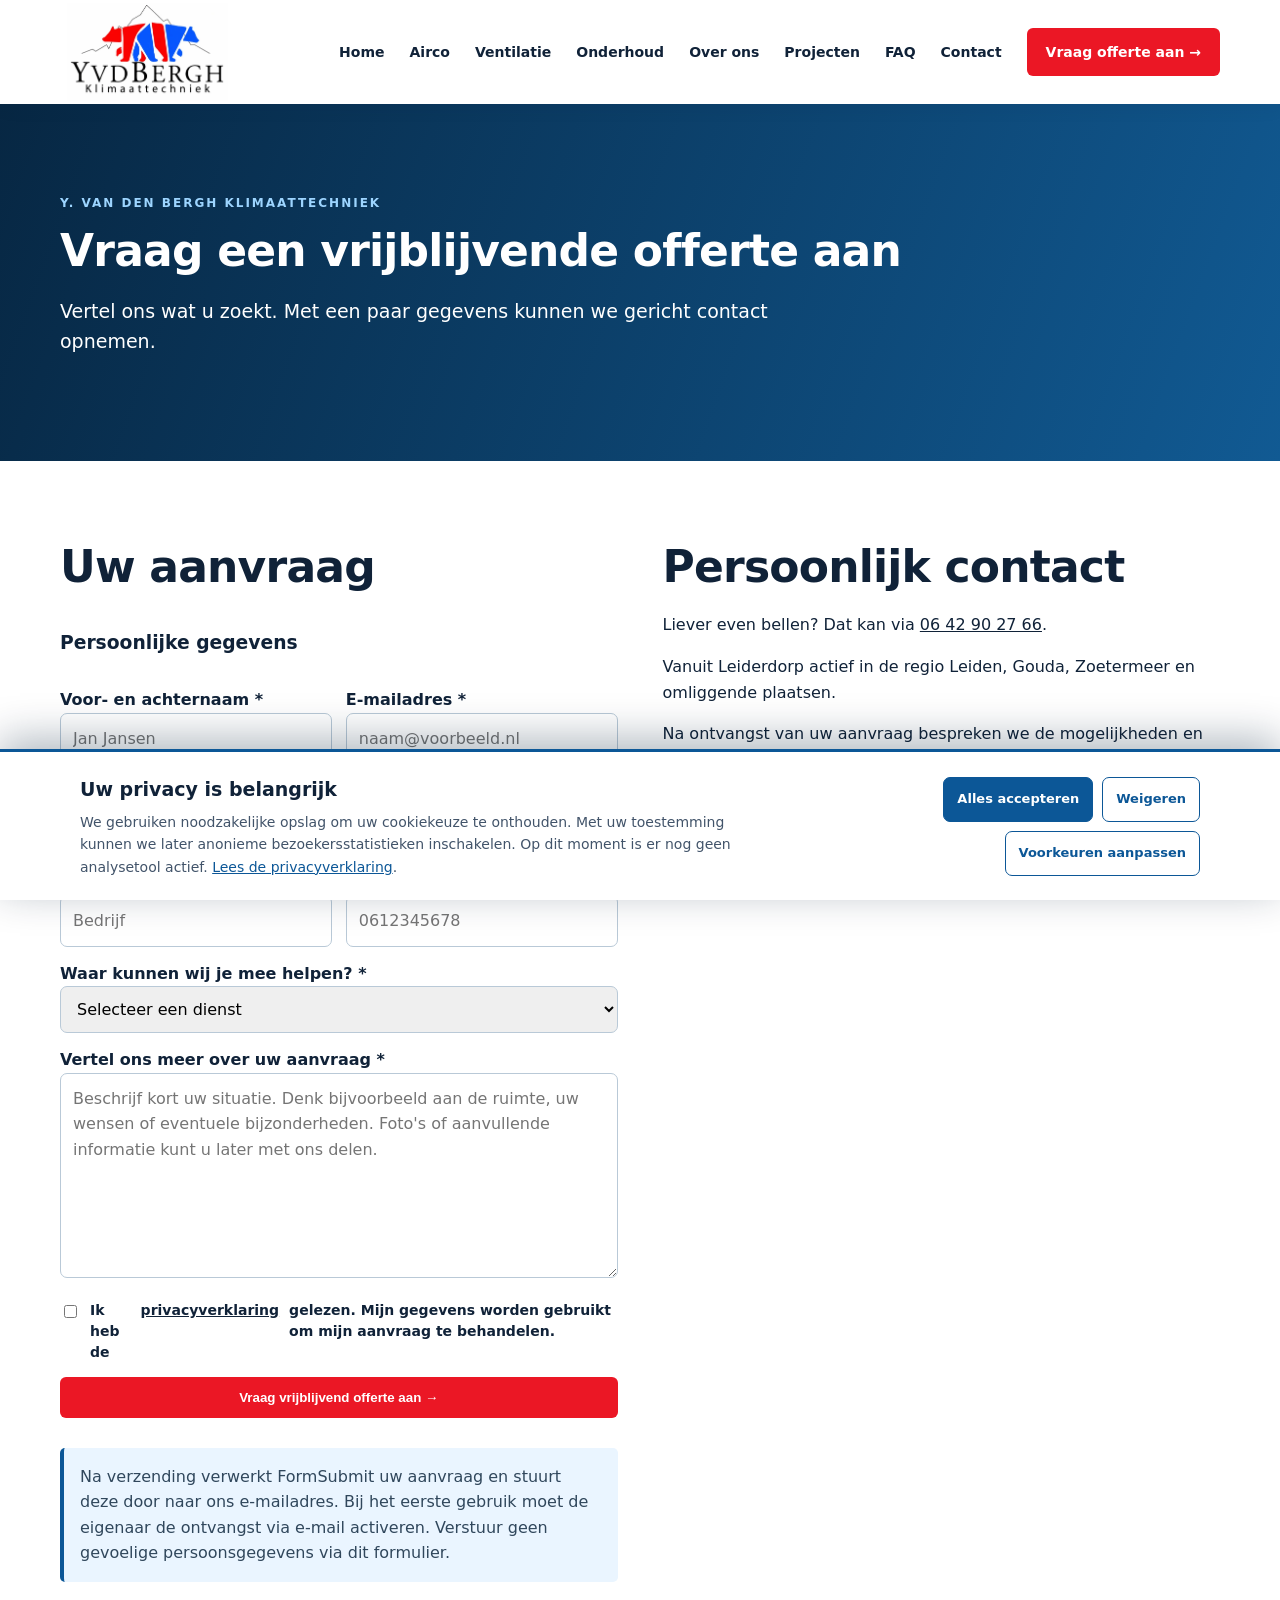
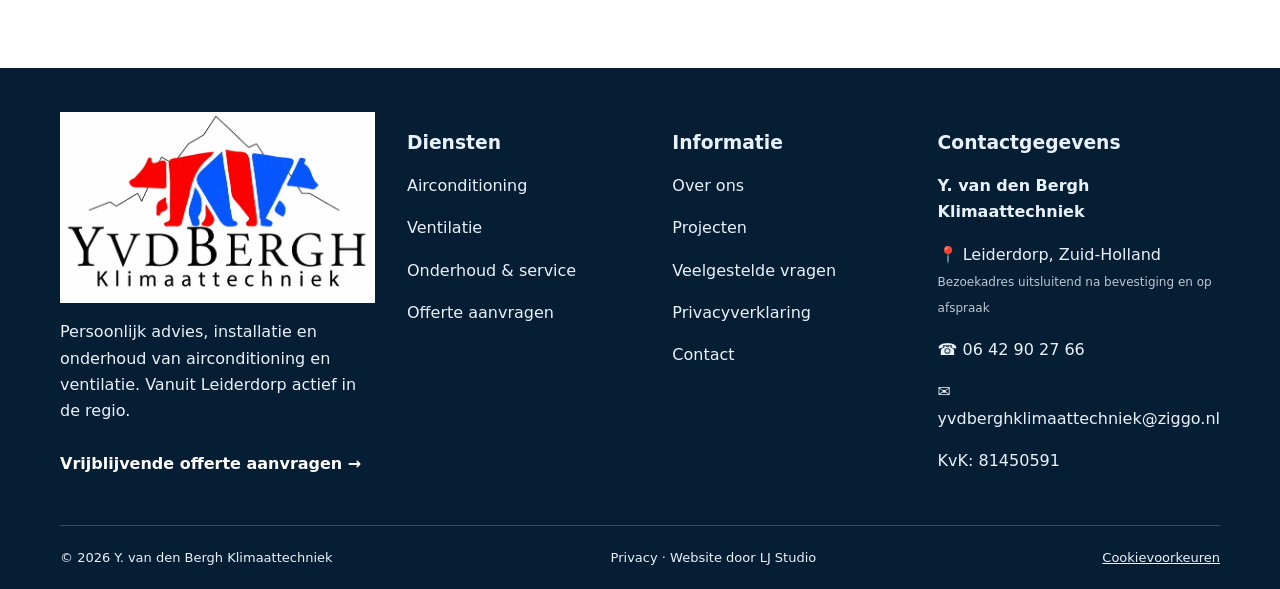
<file: offerte.html>
<!DOCTYPE html>

<html lang="nl"><head><meta charset="utf-8"/><meta content="width=device-width, initial-scale=1" name="viewport"/><title>Vrijblijvende offerte aanvragen | Y. van den Bergh Klimaattechniek</title><meta content="Vraag een vrijblijvende offerte aan voor airco, ventilatie of onderhoud in Leiderdorp en omgeving." name="description"/><meta content="index,follow" name="robots"/><meta content="#082a4b" name="theme-color"/><link href="https://www.yvdberghklimaattechniek.nl/offerte.html" rel="canonical"/><link href="style.css" rel="stylesheet"/><script defer="" src="script.js"></script><link rel="icon" href="favicon.svg" type="image/svg+xml"/><link rel="shortcut icon" href="assets/logo.webp" type="image/webp"/></head><body><header class="header"><div class="container navwrap"><a aria-label="Naar homepage" class="brand" href="index.html"><img alt="Logo met rode en blauwe ijsberen - Y. van den Bergh Klimaattechniek" loading="lazy" src="assets/logo.webp"/></a><button aria-controls="navlinks" aria-expanded="false" aria-label="Navigatiemenu" class="menu">☰</button><nav aria-label="Hoofdnavigatie" class="links" id="navlinks"><a href="index.html">Home</a><a href="airco.html">Airco</a><a href="ventilatie.html">Ventilatie</a><a href="onderhoud.html">Onderhoud</a><a href="over-ons.html">Over ons</a><a href="projecten.html">Projecten</a><a href="veelgestelde-vragen.html">FAQ</a><a href="contact.html">Contact</a><a class="btn" href="offerte.html">Vraag offerte aan →</a></nav></div></header><main><section class="pagehero"><div class="container"><span class="eyebrow" style="color:#9dd5ff">Y. van den Bergh Klimaattechniek</span><h1>Vraag een vrijblijvende offerte aan</h1><p>Vertel ons wat u zoekt. Met een paar gegevens kunnen we gericht contact opnemen.</p></div></section><section class="section"><div class="container"><div class="split" style="align-items:start"><div><h2>Uw aanvraag</h2><form accept-charset="UTF-8" action="https://formsubmit.co/yvdberghklimaattechniek@ziggo.nl" class="form" method="POST">
<input name="_subject" type="hidden" value="Nieuwe aanvraag via website YvdBergh Klimaattechniek"/>
<input name="_template" type="hidden" value="table"/>
<input aria-hidden="true" autocomplete="off" name="_honey" style="display:none" tabindex="-1" type="text"/>
<h3>Persoonlijke gegevens</h3><div class="formgrid">
<div><label for="naam">Voor- en achternaam *</label><input autocomplete="name" id="naam" maxlength="120" name="Naam" placeholder="Jan Jansen" required=""/></div>
<div><label for="email">E-mailadres *</label><input autocomplete="email" id="email" maxlength="200" name="E-mailadres" placeholder="naam@voorbeeld.nl" required="" type="email"/></div>
<div><label for="postcode">Postcode *</label><input autocomplete="postal-code" id="postcode" maxlength="12" name="Postcode" pattern="[1-9][0-9]{3} ?[a-zA-Z]{2}" placeholder="1234 AB" required="" title="Vul een Nederlandse postcode in, bijvoorbeeld 1234 AB"/></div>
<div><label for="huisnummer">Huisnummer *</label><input id="huisnummer" maxlength="12" name="Huisnummer" placeholder="17 of 17A" required=""/></div>
<div><label for="bedrijfsnaam">Bedrijfsnaam (optioneel)</label><input autocomplete="organization" id="bedrijfsnaam" maxlength="120" name="Bedrijfsnaam" placeholder="Bedrijf"/></div>
<div><label for="telefoon">Telefoonnummer *</label><input autocomplete="tel" id="telefoon" maxlength="40" name="Telefoonnummer" placeholder="0612345678" required="" type="tel"/></div>
</div><div><label for="dienst">Waar kunnen wij je mee helpen? *</label><select id="dienst" name="Soort aanvraag" required=""><option value="">Selecteer een dienst</option><option>Airco-installatie</option><option>Airco-onderhoud</option><option>Ventilatie</option><option>Reparatie / storing</option><option>Anders / advies</option></select></div>
<div><label for="bericht">Vertel ons meer over uw aanvraag *</label><textarea id="bericht" maxlength="4000" name="Omschrijving" placeholder="Beschrijf kort uw situatie. Denk bijvoorbeeld aan de ruimte, uw wensen of eventuele bijzonderheden. Foto's of aanvullende informatie kunt u later met ons delen." required="" rows="7"></textarea></div>
<label class="consent"><input name="Privacyverklaring gelezen" required="" type="checkbox" value="ja"/> Ik heb de <a href="privacyverklaring.html">privacyverklaring</a> gelezen. Mijn gegevens worden gebruikt om mijn aanvraag te behandelen.</label>
<button class="btn" type="submit">Vraag vrijblijvend offerte aan →</button>
<p class="note">Na verzending verwerkt FormSubmit uw aanvraag en stuurt deze door naar ons e-mailadres. Bij het eerste gebruik moet de eigenaar de ontvangst via e-mail activeren. Verstuur geen gevoelige persoonsgegevens via dit formulier.</p></form></div><div><h2>Persoonlijk contact</h2><p>Liever even bellen? Dat kan via <a href="tel:+31642902766">06 42 90 27 66</a>.</p><p>Vanuit Leiderdorp actief in de regio Leiden, Gouda, Zoetermeer en omliggende plaatsen.</p><p>Na ontvangst van uw aanvraag bespreken we de mogelijkheden en eventuele vervolgstappen.</p></div></div></div></section></main><footer class="footer"><div class="container"><div class="footgrid expanded"><div><a href="index.html"><img alt="Y. van den Bergh Klimaattechniek – ijsberenlogo" loading="lazy" src="assets/logo.webp"/></a><p>Persoonlijk advies, installatie en onderhoud van airconditioning en ventilatie. Vanuit Leiderdorp actief in de regio.</p><a class="foot-cta" href="offerte.html">Vrijblijvende offerte aanvragen →</a></div><div><h3>Diensten</h3><p><a href="airco.html">Airconditioning</a></p><p><a href="ventilatie.html">Ventilatie</a></p><p><a href="onderhoud.html">Onderhoud &amp; service</a></p><p><a href="offerte.html">Offerte aanvragen</a></p></div><div><h3>Informatie</h3><p><a href="over-ons.html">Over ons</a></p><p><a href="projecten.html">Projecten</a></p><p><a href="veelgestelde-vragen.html">Veelgestelde vragen</a></p><p><a href="privacyverklaring.html">Privacyverklaring</a></p><p><a href="contact.html">Contact</a></p></div><div><h3>Contactgegevens</h3><p><strong>Y. van den Bergh Klimaattechniek</strong></p><p><span aria-hidden="true">📍</span> Leiderdorp, Zuid-Holland<br/><small>Bezoekadres uitsluitend na bevestiging en op afspraak</small></p><p><span aria-hidden="true">☎</span> <a href="tel:+31642902766">06 42 90 27 66</a></p><p><span aria-hidden="true">✉</span> <a href="mailto:yvdberghklimaattechniek@ziggo.nl">yvdberghklimaattechniek@ziggo.nl</a></p><p>KvK: 81450591</p></div></div><div class="footerbottom"><span>© 2026 Y. van den Bergh Klimaattechniek</span><span><a href="privacyverklaring.html">Privacy</a> · Website door <a href="https://www.ljstudio.nl/" rel="noopener">LJ Studio</a></span></div></div></footer></body></html>
</file>
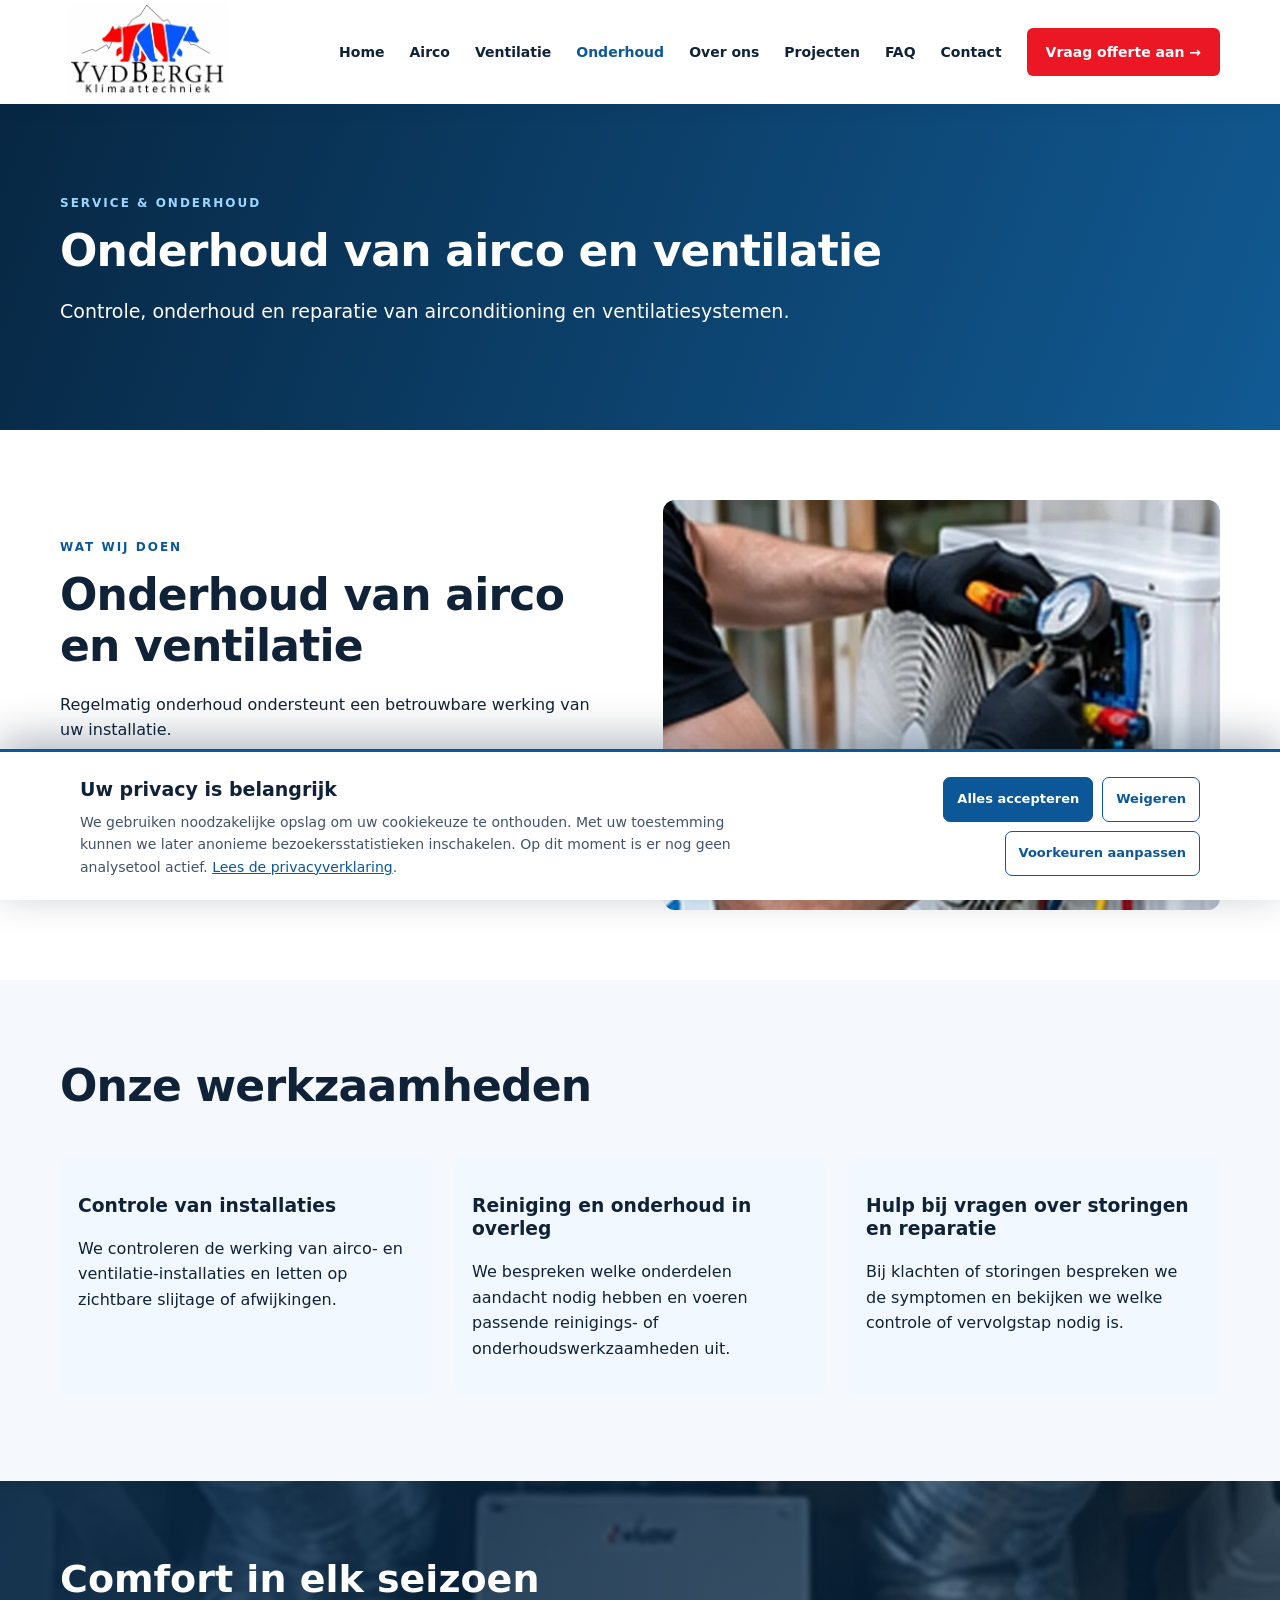
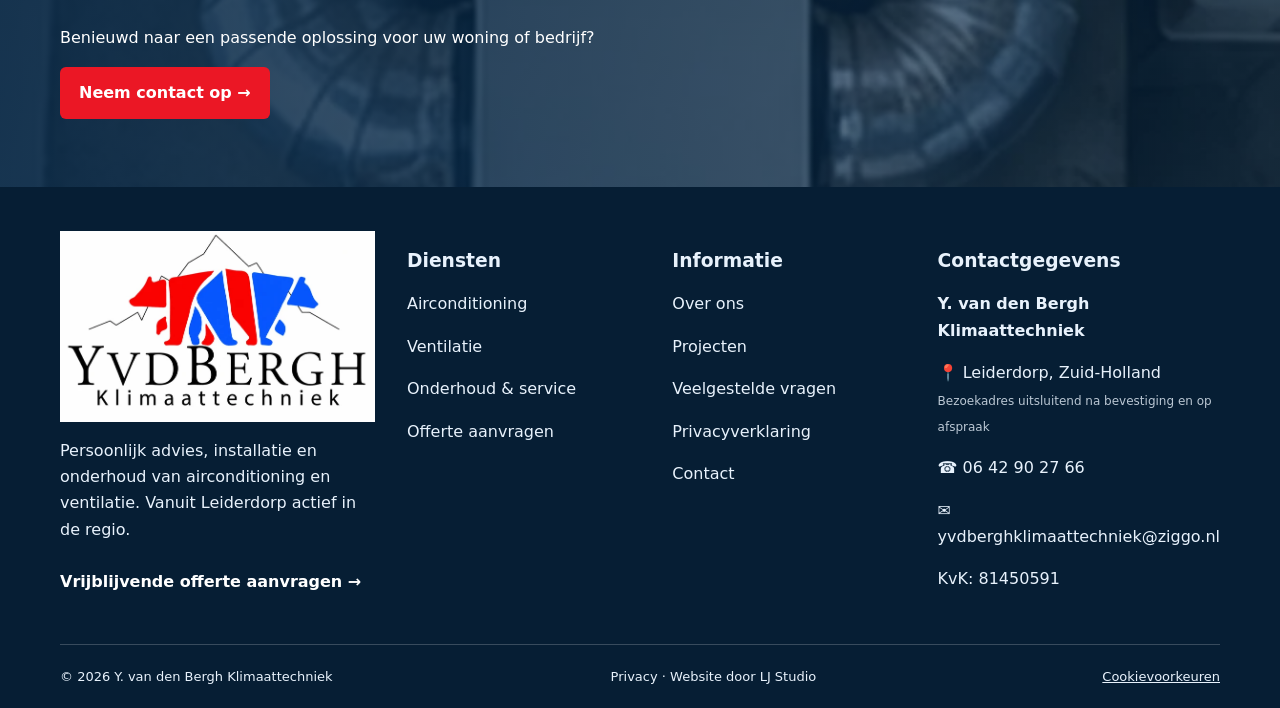
<file: onderhoud.html>
<!DOCTYPE html>

<html lang="nl"><head><meta charset="utf-8"/><meta content="width=device-width, initial-scale=1" name="viewport"/><title>Onderhoud van airco en ventilatie | Y. van den Bergh Klimaattechniek</title><meta content="Controle, onderhoud en reparatie van airconditioning en ventilatiesystemen." name="description"/><meta content="index,follow" name="robots"/><meta content="#082a4b" name="theme-color"/><link href="https://www.yvdberghklimaattechniek.nl/onderhoud.html" rel="canonical"/><link href="style.css" rel="stylesheet"/><script defer="" src="script.js"></script><link rel="icon" href="favicon.svg" type="image/svg+xml"/><link rel="shortcut icon" href="assets/logo.webp" type="image/webp"/></head><body><header class="header"><div class="container navwrap"><a aria-label="Naar homepage" class="brand" href="index.html"><img alt="Logo met rode en blauwe ijsberen - Y. van den Bergh Klimaattechniek" loading="lazy" src="assets/logo.webp"/></a><button aria-controls="navlinks" aria-expanded="false" aria-label="Navigatiemenu" class="menu">☰</button><nav aria-label="Hoofdnavigatie" class="links" id="navlinks"><a href="index.html">Home</a><a href="airco.html">Airco</a><a href="ventilatie.html">Ventilatie</a><a class="active" href="onderhoud.html">Onderhoud</a><a href="over-ons.html">Over ons</a><a href="projecten.html">Projecten</a><a href="veelgestelde-vragen.html">FAQ</a><a href="contact.html">Contact</a><a class="btn" href="offerte.html">Vraag offerte aan →</a></nav></div></header><main><section class="pagehero"><div class="container"><span class="eyebrow" style="color:#9dd5ff">Service &amp; onderhoud</span><h1>Onderhoud van airco en ventilatie</h1><p>Controle, onderhoud en reparatie van airconditioning en ventilatiesystemen.</p></div></section><section class="section"><div class="container split"><div><span class="eyebrow">Wat wij doen</span><h2>Onderhoud van airco en ventilatie</h2><p>Regelmatig onderhoud ondersteunt een betrouwbare werking van uw installatie.</p><p>Bij vragen over prestaties of storingen kunt u contact opnemen om de mogelijkheden voor controle of reparatie te bespreken.</p><a class="btn" href="contact.html">Vraag vrijblijvend informatie aan →</a></div><img alt="Onderhoud van airco en ventilatie - voorbeeldafbeelding" loading="lazy" src="assets/onderhoud.webp"/></div></section><section class="section soft"><div class="container"><h2>Onze werkzaamheden</h2><div class="grid"><div class="feature"><h3>Controle van installaties</h3><p>We controleren de werking van airco- en ventilatie-installaties en letten op zichtbare slijtage of afwijkingen.</p></div><div class="feature"><h3>Reiniging en onderhoud in overleg</h3><p>We bespreken welke onderdelen aandacht nodig hebben en voeren passende reinigings- of onderhoudswerkzaamheden uit.</p></div><div class="feature"><h3>Hulp bij vragen over storingen en reparatie</h3><p>Bij klachten of storingen bespreken we de symptomen en bekijken we welke controle of vervolgstap nodig is.</p></div></div></div></section><section class="banner"><div class="container"><h2>Comfort in elk seizoen</h2><p>Benieuwd naar een passende oplossing voor uw woning of bedrijf?</p><a class="btn" href="contact.html">Neem contact op →</a></div></section></main><footer class="footer"><div class="container"><div class="footgrid expanded"><div><a href="index.html"><img alt="Y. van den Bergh Klimaattechniek – ijsberenlogo" loading="lazy" src="assets/logo.webp"/></a><p>Persoonlijk advies, installatie en onderhoud van airconditioning en ventilatie. Vanuit Leiderdorp actief in de regio.</p><a class="foot-cta" href="offerte.html">Vrijblijvende offerte aanvragen →</a></div><div><h3>Diensten</h3><p><a href="airco.html">Airconditioning</a></p><p><a href="ventilatie.html">Ventilatie</a></p><p><a href="onderhoud.html">Onderhoud &amp; service</a></p><p><a href="offerte.html">Offerte aanvragen</a></p></div><div><h3>Informatie</h3><p><a href="over-ons.html">Over ons</a></p><p><a href="projecten.html">Projecten</a></p><p><a href="veelgestelde-vragen.html">Veelgestelde vragen</a></p><p><a href="privacyverklaring.html">Privacyverklaring</a></p><p><a href="contact.html">Contact</a></p></div><div><h3>Contactgegevens</h3><p><strong>Y. van den Bergh Klimaattechniek</strong></p><p><span aria-hidden="true">📍</span> Leiderdorp, Zuid-Holland<br/><small>Bezoekadres uitsluitend na bevestiging en op afspraak</small></p><p><span aria-hidden="true">☎</span> <a href="tel:+31642902766">06 42 90 27 66</a></p><p><span aria-hidden="true">✉</span> <a href="mailto:yvdberghklimaattechniek@ziggo.nl">yvdberghklimaattechniek@ziggo.nl</a></p><p>KvK: 81450591</p></div></div><div class="footerbottom"><span>© 2026 Y. van den Bergh Klimaattechniek</span><span><a href="privacyverklaring.html">Privacy</a> · Website door <a href="https://www.ljstudio.nl/" rel="noopener">LJ Studio</a></span></div></div></footer></body></html>
</file>
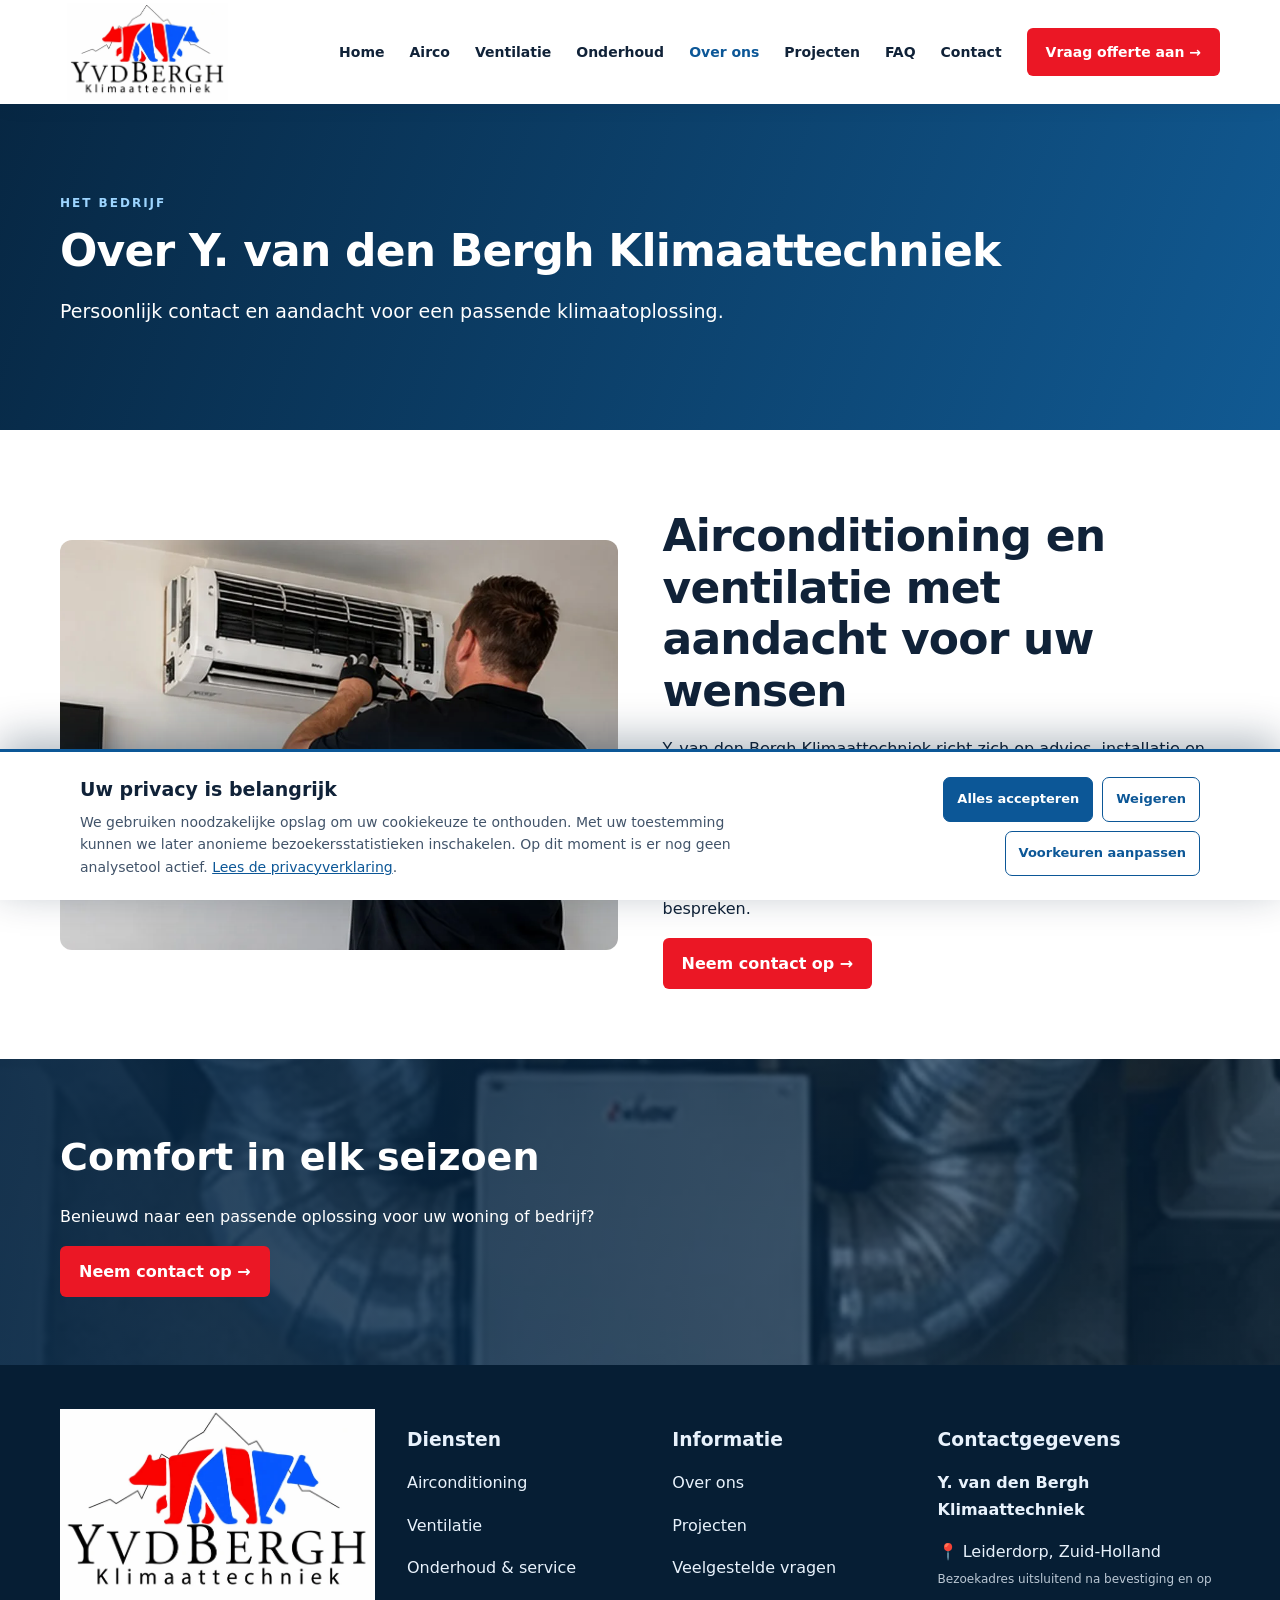
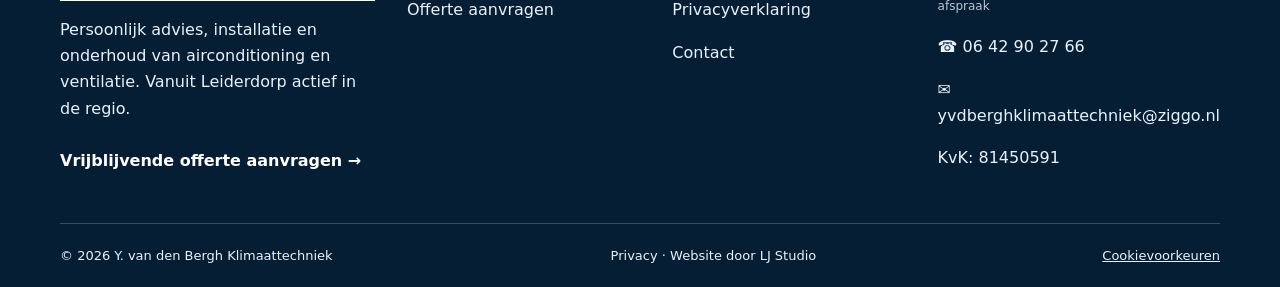
<file: over-ons.html>
<!DOCTYPE html>

<html lang="nl"><head><meta charset="utf-8"/><meta content="width=device-width, initial-scale=1" name="viewport"/><title>Over ons | Y. van den Bergh Klimaattechniek</title><meta content="Maak kennis met Y. van den Bergh Klimaattechniek, specialist in airco en ventilatie." name="description"/><meta content="index,follow" name="robots"/><meta content="#082a4b" name="theme-color"/><link href="https://www.yvdberghklimaattechniek.nl/over-ons.html" rel="canonical"/><link href="style.css" rel="stylesheet"/><script defer="" src="script.js"></script><link rel="icon" href="favicon.svg" type="image/svg+xml"/><link rel="shortcut icon" href="assets/logo.webp" type="image/webp"/></head><body><header class="header"><div class="container navwrap"><a aria-label="Naar homepage" class="brand" href="index.html"><img alt="Logo met rode en blauwe ijsberen - Y. van den Bergh Klimaattechniek" loading="lazy" src="assets/logo.webp"/></a><button aria-controls="navlinks" aria-expanded="false" aria-label="Navigatiemenu" class="menu">☰</button><nav aria-label="Hoofdnavigatie" class="links" id="navlinks"><a href="index.html">Home</a><a href="airco.html">Airco</a><a href="ventilatie.html">Ventilatie</a><a href="onderhoud.html">Onderhoud</a><a class="active" href="over-ons.html">Over ons</a><a href="projecten.html">Projecten</a><a href="veelgestelde-vragen.html">FAQ</a><a href="contact.html">Contact</a><a class="btn" href="offerte.html">Vraag offerte aan →</a></nav></div></header><main><section class="pagehero"><div class="container"><span class="eyebrow" style="color:#9dd5ff">Het bedrijf</span><h1>Over Y. van den Bergh Klimaattechniek</h1><p>Persoonlijk contact en aandacht voor een passende klimaatoplossing.</p></div></section><section class="section"><div class="container split"><img alt="Voorbeeldafbeelding van installatiewerk" loading="lazy" src="assets/monteur.webp"/><div><h2>Airconditioning en ventilatie met aandacht voor uw wensen</h2><p>Y. van den Bergh Klimaattechniek richt zich op advies, installatie en onderhoud van airconditioning en ventilatie.</p><p>Of het nu gaat om een oplossing voor thuis of voor een zakelijke ruimte: een goede afstemming op de situatie staat centraal.</p><p>Wilt u weten wat er mogelijk is? Neem contact op om uw wensen te bespreken.</p><a class="btn" href="contact.html">Neem contact op →</a></div></div></section><section class="banner"><div class="container"><h2>Comfort in elk seizoen</h2><p>Benieuwd naar een passende oplossing voor uw woning of bedrijf?</p><a class="btn" href="contact.html">Neem contact op →</a></div></section></main><footer class="footer"><div class="container"><div class="footgrid expanded"><div><a href="index.html"><img alt="Y. van den Bergh Klimaattechniek – ijsberenlogo" loading="lazy" src="assets/logo.webp"/></a><p>Persoonlijk advies, installatie en onderhoud van airconditioning en ventilatie. Vanuit Leiderdorp actief in de regio.</p><a class="foot-cta" href="offerte.html">Vrijblijvende offerte aanvragen →</a></div><div><h3>Diensten</h3><p><a href="airco.html">Airconditioning</a></p><p><a href="ventilatie.html">Ventilatie</a></p><p><a href="onderhoud.html">Onderhoud &amp; service</a></p><p><a href="offerte.html">Offerte aanvragen</a></p></div><div><h3>Informatie</h3><p><a href="over-ons.html">Over ons</a></p><p><a href="projecten.html">Projecten</a></p><p><a href="veelgestelde-vragen.html">Veelgestelde vragen</a></p><p><a href="privacyverklaring.html">Privacyverklaring</a></p><p><a href="contact.html">Contact</a></p></div><div><h3>Contactgegevens</h3><p><strong>Y. van den Bergh Klimaattechniek</strong></p><p><span aria-hidden="true">📍</span> Leiderdorp, Zuid-Holland<br/><small>Bezoekadres uitsluitend na bevestiging en op afspraak</small></p><p><span aria-hidden="true">☎</span> <a href="tel:+31642902766">06 42 90 27 66</a></p><p><span aria-hidden="true">✉</span> <a href="mailto:yvdberghklimaattechniek@ziggo.nl">yvdberghklimaattechniek@ziggo.nl</a></p><p>KvK: 81450591</p></div></div><div class="footerbottom"><span>© 2026 Y. van den Bergh Klimaattechniek</span><span><a href="privacyverklaring.html">Privacy</a> · Website door <a href="https://www.ljstudio.nl/" rel="noopener">LJ Studio</a></span></div></div></footer></body></html>
</file>
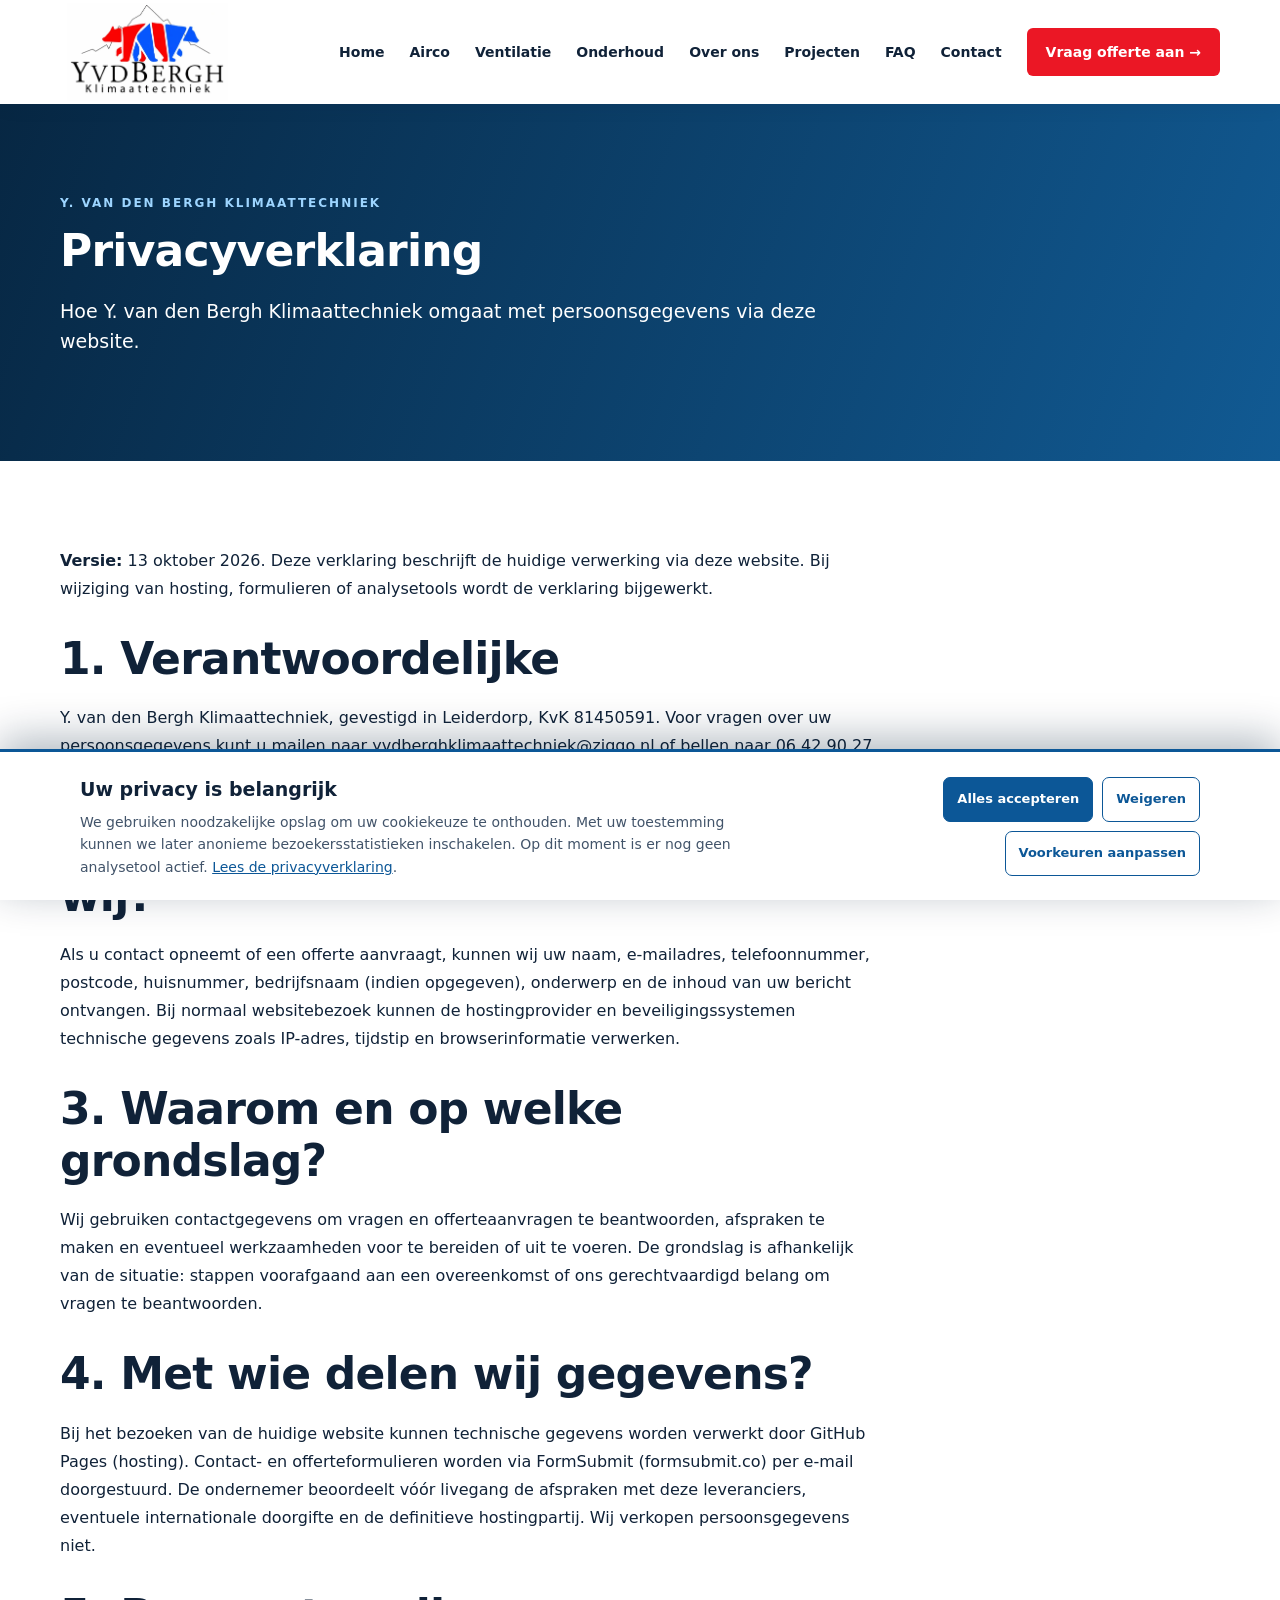
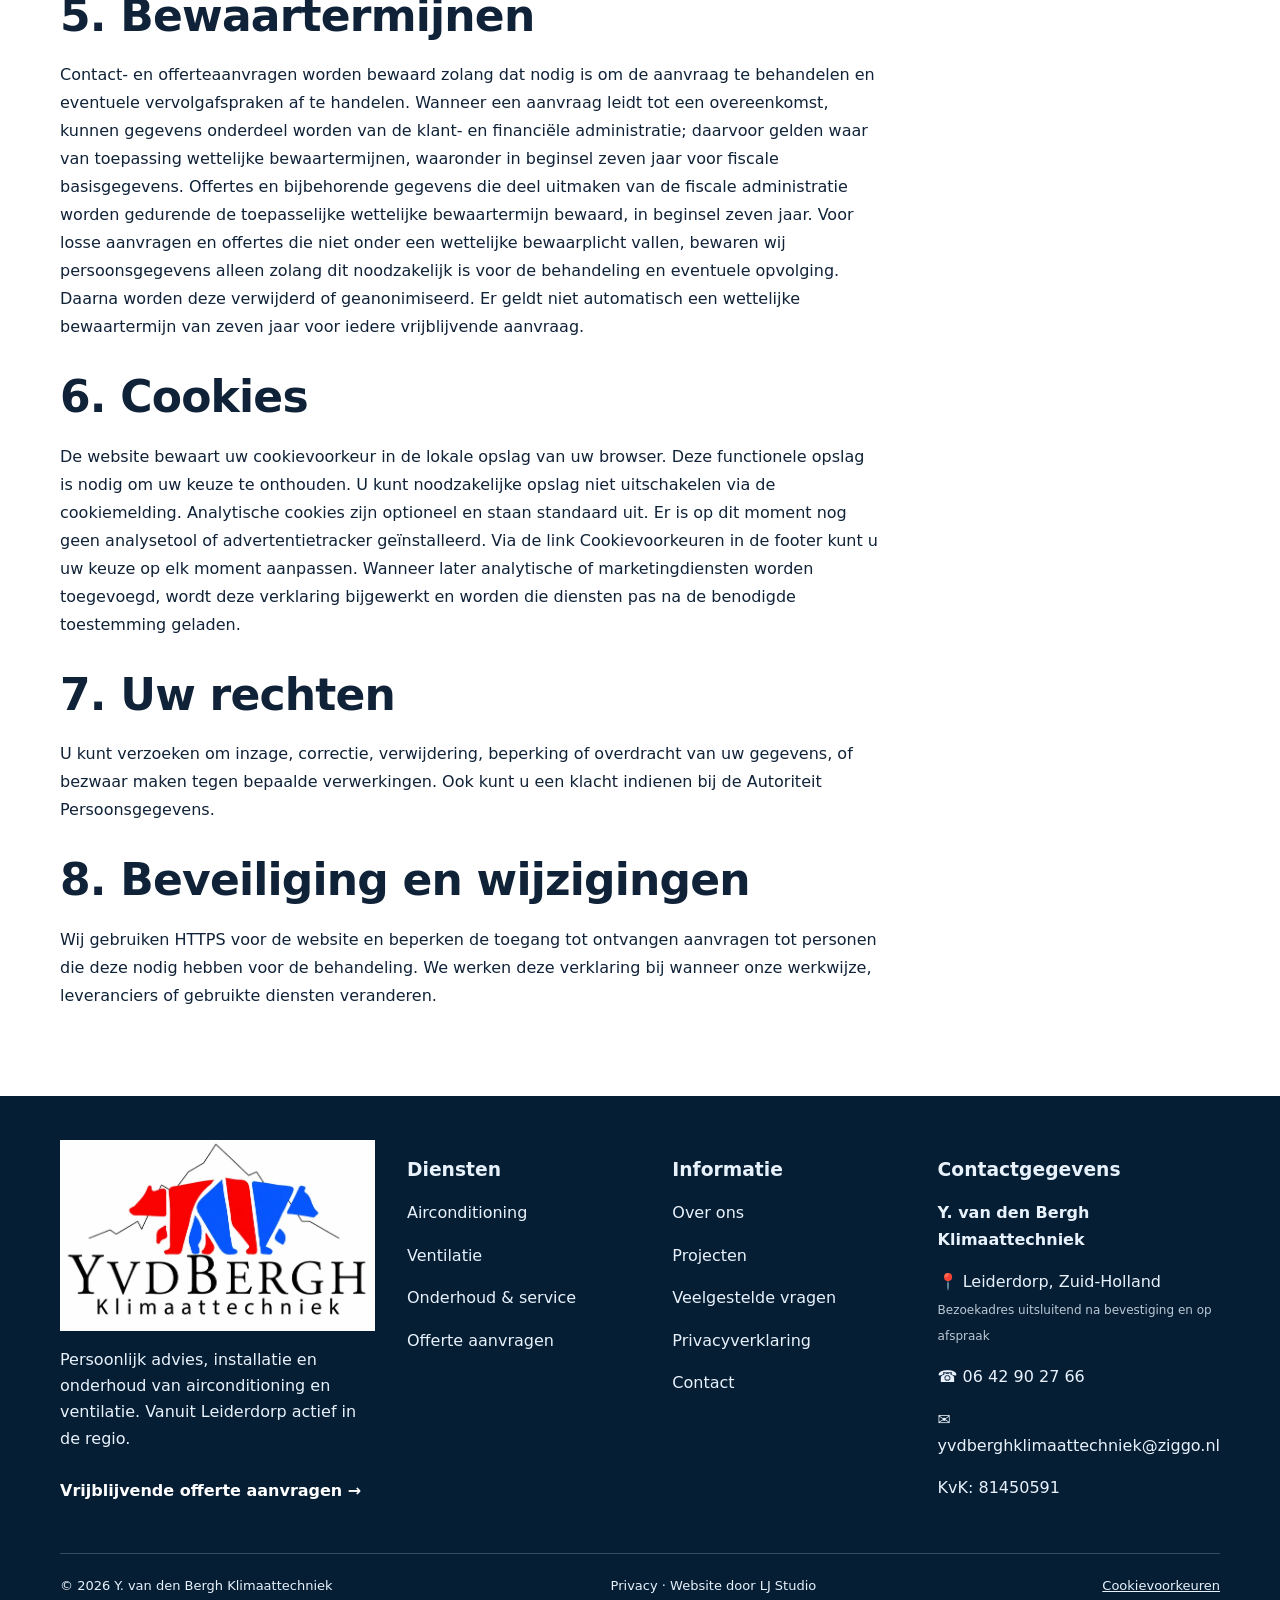
<file: privacyverklaring.html>
<!DOCTYPE html>

<html lang="nl"><head><meta charset="utf-8"/><meta content="width=device-width, initial-scale=1" name="viewport"/><title>Privacyverklaring | Y. van den Bergh Klimaattechniek</title><meta content="Lees hoe Y. van den Bergh Klimaattechniek persoonsgegevens verwerkt bij contact- en offerteaanvragen." name="description"/><meta content="index,follow" name="robots"/><meta content="#082a4b" name="theme-color"/><link href="https://www.yvdberghklimaattechniek.nl/privacyverklaring.html" rel="canonical"/><link href="style.css" rel="stylesheet"/><script defer="" src="script.js"></script><link rel="icon" href="favicon.svg" type="image/svg+xml"/><link rel="shortcut icon" href="assets/logo.webp" type="image/webp"/></head><body><header class="header"><div class="container navwrap"><a aria-label="Naar homepage" class="brand" href="index.html"><img alt="Logo met rode en blauwe ijsberen - Y. van den Bergh Klimaattechniek" loading="lazy" src="assets/logo.webp"/></a><button aria-controls="navlinks" aria-expanded="false" aria-label="Navigatiemenu" class="menu">☰</button><nav aria-label="Hoofdnavigatie" class="links" id="navlinks"><a href="index.html">Home</a><a href="airco.html">Airco</a><a href="ventilatie.html">Ventilatie</a><a href="onderhoud.html">Onderhoud</a><a href="over-ons.html">Over ons</a><a href="projecten.html">Projecten</a><a href="veelgestelde-vragen.html">FAQ</a><a href="contact.html">Contact</a><a class="btn" href="offerte.html">Vraag offerte aan →</a></nav></div></header><main><section class="pagehero"><div class="container"><span class="eyebrow" style="color:#9dd5ff">Y. van den Bergh Klimaattechniek</span><h1>Privacyverklaring</h1><p>Hoe Y. van den Bergh Klimaattechniek omgaat met persoonsgegevens via deze website.</p></div></section><section class="section"><div class="container"><div class="legal"><p><strong>Versie:</strong> 13 oktober 2026. Deze verklaring beschrijft de huidige verwerking via deze website. Bij wijziging van hosting, formulieren of analysetools wordt de verklaring bijgewerkt.</p><h2>1. Verantwoordelijke</h2><p>Y. van den Bergh Klimaattechniek, gevestigd in Leiderdorp, KvK 81450591. Voor vragen over uw persoonsgegevens kunt u mailen naar <a href="mailto:yvdberghklimaattechniek@ziggo.nl">yvdberghklimaattechniek@ziggo.nl</a> of bellen naar <a href="tel:+31642902766">06 42 90 27 66</a>. Het volledige vestigingsadres kan desgevraagd worden opgevraagd.</p><h2>2. Welke gegevens verwerken wij?</h2><p>Als u contact opneemt of een offerte aanvraagt, kunnen wij uw naam, e-mailadres, telefoonnummer, postcode, huisnummer, bedrijfsnaam (indien opgegeven), onderwerp en de inhoud van uw bericht ontvangen. Bij normaal websitebezoek kunnen de hostingprovider en beveiligingssystemen technische gegevens zoals IP-adres, tijdstip en browserinformatie verwerken.</p><h2>3. Waarom en op welke grondslag?</h2><p>Wij gebruiken contactgegevens om vragen en offerteaanvragen te beantwoorden, afspraken te maken en eventueel werkzaamheden voor te bereiden of uit te voeren. De grondslag is afhankelijk van de situatie: stappen voorafgaand aan een overeenkomst of ons gerechtvaardigd belang om vragen te beantwoorden.</p><h2>4. Met wie delen wij gegevens?</h2><p>Bij het bezoeken van de huidige website kunnen technische gegevens worden verwerkt door GitHub Pages (hosting). Contact- en offerteformulieren worden via FormSubmit (formsubmit.co) per e-mail doorgestuurd. De ondernemer beoordeelt vóór livegang de afspraken met deze leveranciers, eventuele internationale doorgifte en de definitieve hostingpartij. Wij verkopen persoonsgegevens niet.</p><h2>5. Bewaartermijnen</h2><p>Contact- en offerteaanvragen worden bewaard zolang dat nodig is om de aanvraag te behandelen en eventuele vervolgafspraken af te handelen. Wanneer een aanvraag leidt tot een overeenkomst, kunnen gegevens onderdeel worden van de klant- en financiële administratie; daarvoor gelden waar van toepassing wettelijke bewaartermijnen, waaronder in beginsel zeven jaar voor fiscale basisgegevens. Offertes en bijbehorende gegevens die deel uitmaken van de fiscale administratie worden gedurende de toepasselijke wettelijke bewaartermijn bewaard, in beginsel zeven jaar. Voor losse aanvragen en offertes die niet onder een wettelijke bewaarplicht vallen, bewaren wij persoonsgegevens alleen zolang dit noodzakelijk is voor de behandeling en eventuele opvolging. Daarna worden deze verwijderd of geanonimiseerd. Er geldt niet automatisch een wettelijke bewaartermijn van zeven jaar voor iedere vrijblijvende aanvraag.</p><h2>6. Cookies</h2><p>De website bewaart uw cookievoorkeur in de lokale opslag van uw browser. Deze functionele opslag is nodig om uw keuze te onthouden. U kunt noodzakelijke opslag niet uitschakelen via de cookiemelding. Analytische cookies zijn optioneel en staan standaard uit. Er is op dit moment nog geen analysetool of advertentietracker geïnstalleerd. Via de link Cookievoorkeuren in de footer kunt u uw keuze op elk moment aanpassen. Wanneer later analytische of marketingdiensten worden toegevoegd, wordt deze verklaring bijgewerkt en worden die diensten pas na de benodigde toestemming geladen.</p><h2>7. Uw rechten</h2><p>U kunt verzoeken om inzage, correctie, verwijdering, beperking of overdracht van uw gegevens, of bezwaar maken tegen bepaalde verwerkingen. Ook kunt u een klacht indienen bij de Autoriteit Persoonsgegevens.</p><h2>8. Beveiliging en wijzigingen</h2><p>Wij gebruiken HTTPS voor de website en beperken de toegang tot ontvangen aanvragen tot personen die deze nodig hebben voor de behandeling. We werken deze verklaring bij wanneer onze werkwijze, leveranciers of gebruikte diensten veranderen.</p></div></div></section></main><footer class="footer"><div class="container"><div class="footgrid expanded"><div><a href="index.html"><img alt="Y. van den Bergh Klimaattechniek – ijsberenlogo" loading="lazy" src="assets/logo.webp"/></a><p>Persoonlijk advies, installatie en onderhoud van airconditioning en ventilatie. Vanuit Leiderdorp actief in de regio.</p><a class="foot-cta" href="offerte.html">Vrijblijvende offerte aanvragen →</a></div><div><h3>Diensten</h3><p><a href="airco.html">Airconditioning</a></p><p><a href="ventilatie.html">Ventilatie</a></p><p><a href="onderhoud.html">Onderhoud &amp; service</a></p><p><a href="offerte.html">Offerte aanvragen</a></p></div><div><h3>Informatie</h3><p><a href="over-ons.html">Over ons</a></p><p><a href="projecten.html">Projecten</a></p><p><a href="veelgestelde-vragen.html">Veelgestelde vragen</a></p><p><a href="privacyverklaring.html">Privacyverklaring</a></p><p><a href="contact.html">Contact</a></p></div><div><h3>Contactgegevens</h3><p><strong>Y. van den Bergh Klimaattechniek</strong></p><p><span aria-hidden="true">📍</span> Leiderdorp, Zuid-Holland<br/><small>Bezoekadres uitsluitend na bevestiging en op afspraak</small></p><p><span aria-hidden="true">☎</span> <a href="tel:+31642902766">06 42 90 27 66</a></p><p><span aria-hidden="true">✉</span> <a href="mailto:yvdberghklimaattechniek@ziggo.nl">yvdberghklimaattechniek@ziggo.nl</a></p><p>KvK: 81450591</p></div></div><div class="footerbottom"><span>© 2026 Y. van den Bergh Klimaattechniek</span><span><a href="privacyverklaring.html">Privacy</a> · Website door <a href="https://www.ljstudio.nl/" rel="noopener">LJ Studio</a></span></div></div></footer></body></html>
</file>
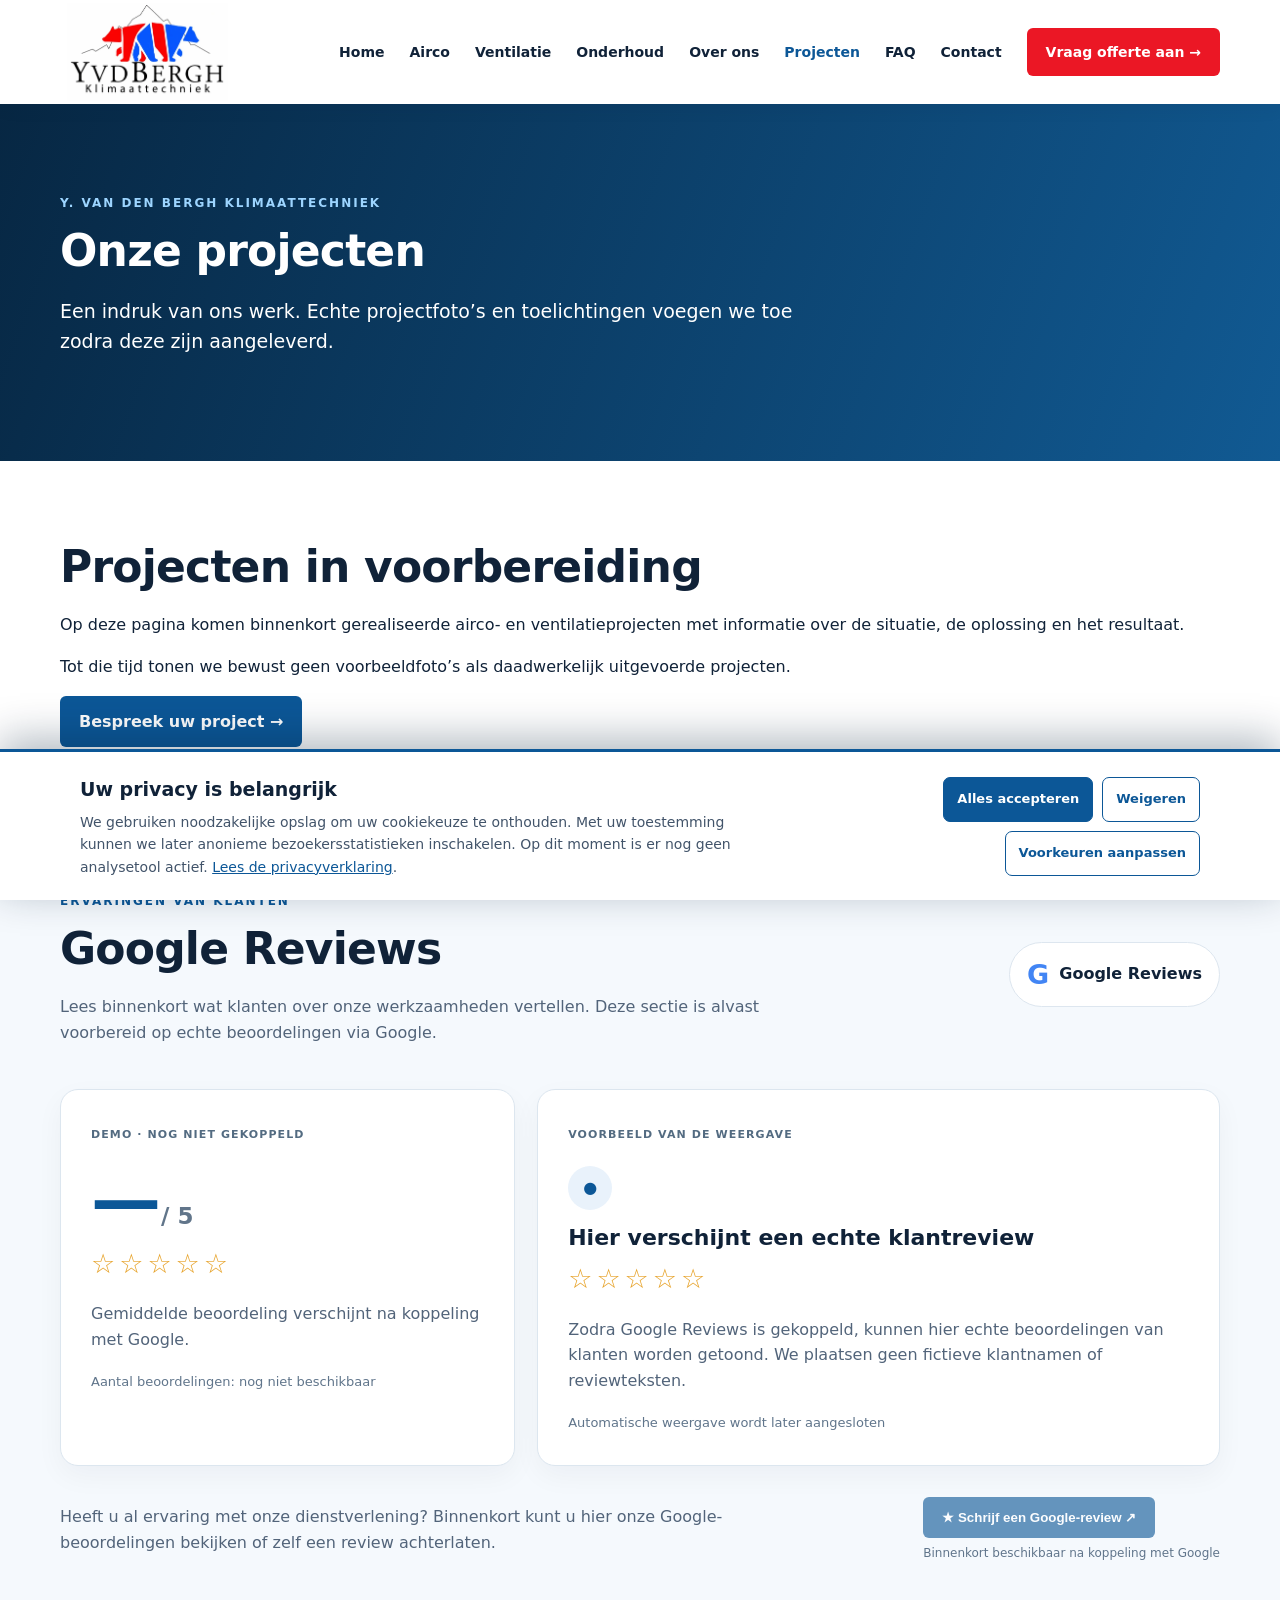
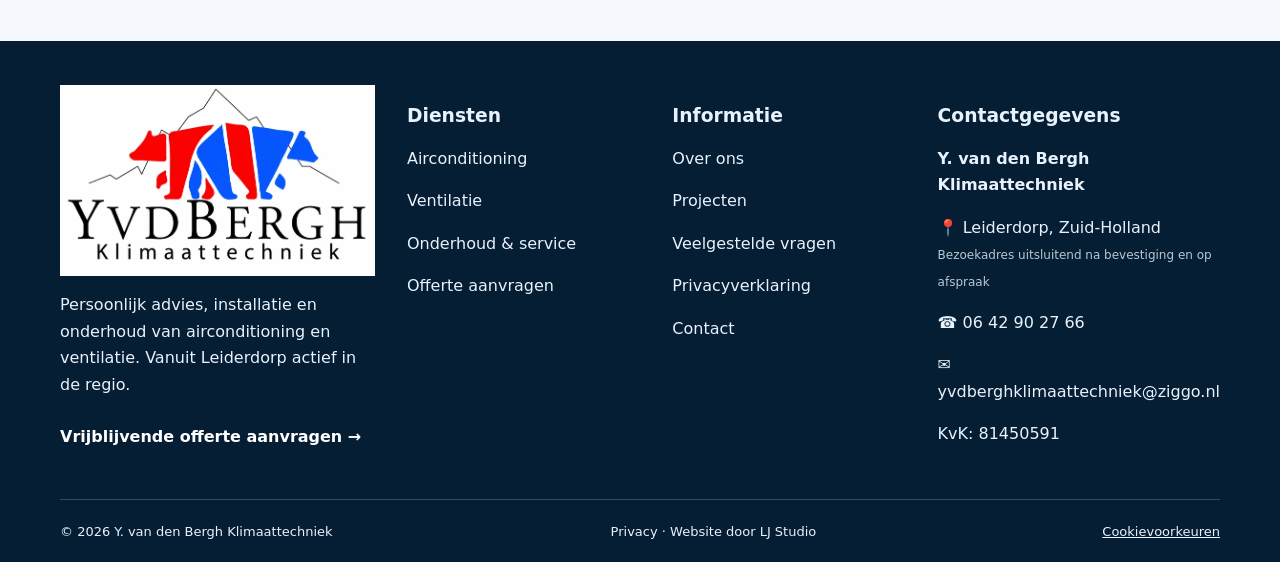
<file: projecten.html>
<!DOCTYPE html>

<html lang="nl"><head><meta charset="utf-8"/><meta content="width=device-width, initial-scale=1" name="viewport"/><title>Projecten | Y. van den Bergh Klimaattechniek</title><meta content="Bekijk de werkwijze en binnenkort echte projecten van Y. van den Bergh Klimaattechniek in Leiderdorp en omgeving." name="description"/><meta content="index,follow" name="robots"/><meta content="#082a4b" name="theme-color"/><link href="https://www.yvdberghklimaattechniek.nl/projecten.html" rel="canonical"/><link href="style.css" rel="stylesheet"/><script defer="" src="script.js"></script><link rel="icon" href="favicon.svg" type="image/svg+xml"/><link rel="shortcut icon" href="assets/logo.webp" type="image/webp"/></head><body><header class="header"><div class="container navwrap"><a aria-label="Naar homepage" class="brand" href="index.html"><img alt="Logo met rode en blauwe ijsberen - Y. van den Bergh Klimaattechniek" loading="lazy" src="assets/logo.webp"/></a><button aria-controls="navlinks" aria-expanded="false" aria-label="Navigatiemenu" class="menu">☰</button><nav aria-label="Hoofdnavigatie" class="links" id="navlinks"><a href="index.html">Home</a><a href="airco.html">Airco</a><a href="ventilatie.html">Ventilatie</a><a href="onderhoud.html">Onderhoud</a><a href="over-ons.html">Over ons</a><a class="active" href="projecten.html">Projecten</a><a href="veelgestelde-vragen.html">FAQ</a><a href="contact.html">Contact</a><a class="btn" href="offerte.html">Vraag offerte aan →</a></nav></div></header><main><section class="pagehero"><div class="container"><span class="eyebrow" style="color:#9dd5ff">Y. van den Bergh Klimaattechniek</span><h1>Onze projecten</h1><p>Een indruk van ons werk. Echte projectfoto’s en toelichtingen voegen we toe zodra deze zijn aangeleverd.</p></div></section><section class="section"><div class="container"><h2>Projecten in voorbereiding</h2><p>Op deze pagina komen binnenkort gerealiseerde airco- en ventilatieprojecten met informatie over de situatie, de oplossing en het resultaat.</p><p>Tot die tijd tonen we bewust geen voorbeeldfoto’s als daadwerkelijk uitgevoerde projecten.</p><a class="btn blue" href="offerte.html">Bespreek uw project →</a></div></section><section class="section soft google-reviews-section" id="google-reviews"><div class="container"><div class="google-reviews-heading"><div><span class="eyebrow">Ervaringen van klanten</span><h2>Google Reviews</h2><p class="intro">Lees binnenkort wat klanten over onze werkzaamheden vertellen. Deze sectie is alvast voorbereid op echte beoordelingen via Google.</p></div><div class="google-review-mark" aria-label="Google Reviews"><span class="google-g">G</span><span>Google Reviews</span></div></div><div class="google-reviews-grid"><div class="google-rating-card"><span class="google-demo-label">DEMO · NOG NIET GEKOPPELD</span><div class="google-rating-placeholder">—<span class="google-rating-scale">/ 5</span></div><div class="google-stars" aria-hidden="true">☆☆☆☆☆</div><p>Gemiddelde beoordeling verschijnt na koppeling met Google.</p><span class="google-review-count">Aantal beoordelingen: nog niet beschikbaar</span></div><div class="google-review-example"><span class="google-demo-label">VOORBEELD VAN DE WEERGAVE</span><div class="google-example-avatar" aria-hidden="true"><span class="icon-user">●</span></div><h3>Hier verschijnt een echte klantreview</h3><div class="google-stars" aria-hidden="true">☆☆☆☆☆</div><p>Zodra Google Reviews is gekoppeld, kunnen hier echte beoordelingen van klanten worden getoond. We plaatsen geen fictieve klantnamen of reviewteksten.</p><span class="google-review-note">Automatische weergave wordt later aangesloten</span></div></div><div class="google-reviews-bottom"><p>Heeft u al ervaring met onze dienstverlening? Binnenkort kunt u hier onze Google-beoordelingen bekijken of zelf een review achterlaten.</p><div class="google-review-cta"><button class="btn blue" type="button" disabled aria-label="Schrijf een Google-review, binnenkort beschikbaar" title="Beschikbaar zodra het Google Bedrijfsprofiel is gekoppeld">★ Schrijf een Google-review ↗</button><span class="google-review-cta-note">Binnenkort beschikbaar na koppeling met Google</span></div></div></div></section></main><footer class="footer"><div class="container"><div class="footgrid expanded"><div><a href="index.html"><img alt="Y. van den Bergh Klimaattechniek – ijsberenlogo" loading="lazy" src="assets/logo.webp"/></a><p>Persoonlijk advies, installatie en onderhoud van airconditioning en ventilatie. Vanuit Leiderdorp actief in de regio.</p><a class="foot-cta" href="offerte.html">Vrijblijvende offerte aanvragen →</a></div><div><h3>Diensten</h3><p><a href="airco.html">Airconditioning</a></p><p><a href="ventilatie.html">Ventilatie</a></p><p><a href="onderhoud.html">Onderhoud &amp; service</a></p><p><a href="offerte.html">Offerte aanvragen</a></p></div><div><h3>Informatie</h3><p><a href="over-ons.html">Over ons</a></p><p><a href="projecten.html">Projecten</a></p><p><a href="veelgestelde-vragen.html">Veelgestelde vragen</a></p><p><a href="privacyverklaring.html">Privacyverklaring</a></p><p><a href="contact.html">Contact</a></p></div><div><h3>Contactgegevens</h3><p><strong>Y. van den Bergh Klimaattechniek</strong></p><p><span aria-hidden="true">📍</span> Leiderdorp, Zuid-Holland<br/><small>Bezoekadres uitsluitend na bevestiging en op afspraak</small></p><p><span aria-hidden="true">☎</span> <a href="tel:+31642902766">06 42 90 27 66</a></p><p><span aria-hidden="true">✉</span> <a href="mailto:yvdberghklimaattechniek@ziggo.nl">yvdberghklimaattechniek@ziggo.nl</a></p><p>KvK: 81450591</p></div></div><div class="footerbottom"><span>© 2026 Y. van den Bergh Klimaattechniek</span><span><a href="privacyverklaring.html">Privacy</a> · Website door <a href="https://www.ljstudio.nl/" rel="noopener">LJ Studio</a></span></div></div></footer></body></html>
</file>
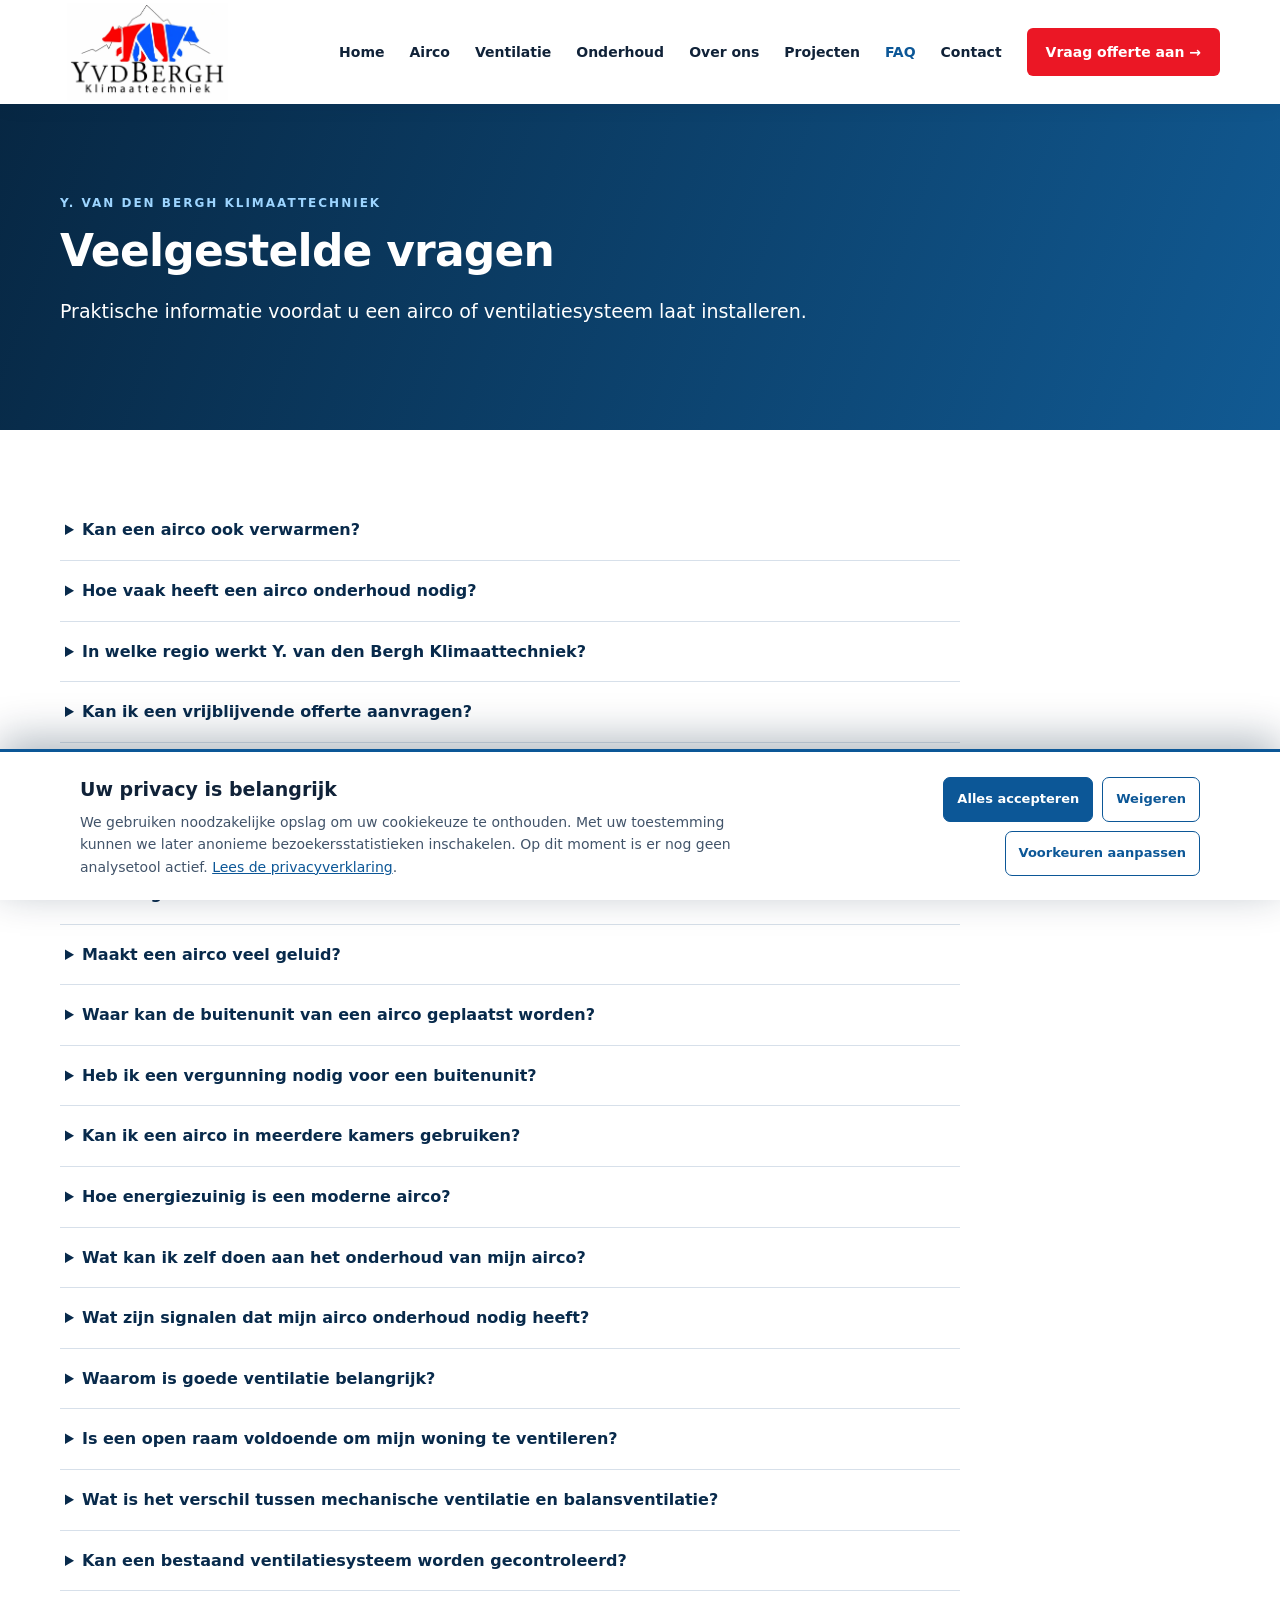
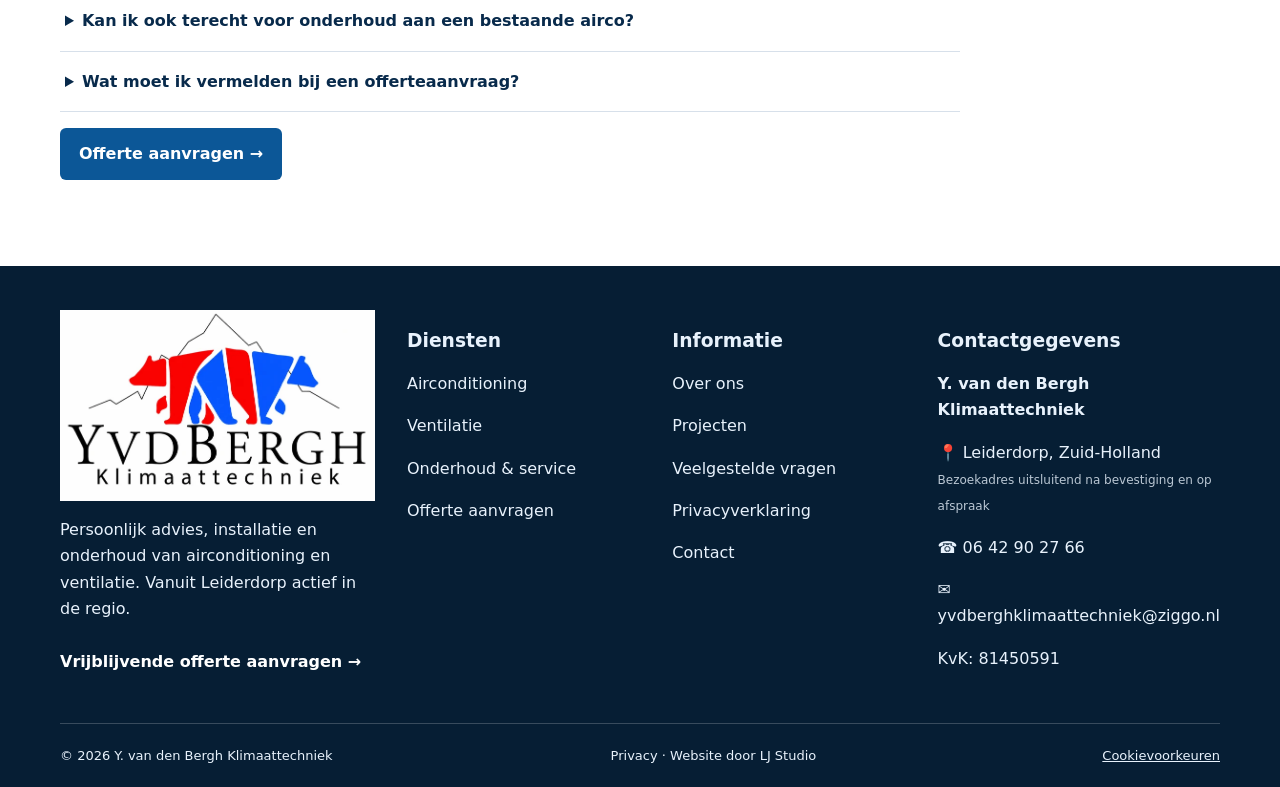
<file: veelgestelde-vragen.html>
<!DOCTYPE html>

<html lang="nl"><head><meta charset="utf-8"/><meta content="width=device-width, initial-scale=1" name="viewport"/><title>Veelgestelde vragen | Y. van den Bergh Klimaattechniek</title><meta content="Antwoorden op veelgestelde vragen over airco, ventilatie en onderhoud in de regio Leiderdorp." name="description"/><meta content="index,follow" name="robots"/><meta content="#082a4b" name="theme-color"/><link href="https://www.yvdberghklimaattechniek.nl/veelgestelde-vragen.html" rel="canonical"/><link href="style.css" rel="stylesheet"/><script defer="" src="script.js"></script><link rel="icon" href="favicon.svg" type="image/svg+xml"/><link rel="shortcut icon" href="assets/logo.webp" type="image/webp"/></head><body><header class="header"><div class="container navwrap"><a aria-label="Naar homepage" class="brand" href="index.html"><img alt="Logo met rode en blauwe ijsberen - Y. van den Bergh Klimaattechniek" loading="lazy" src="assets/logo.webp"/></a><button aria-controls="navlinks" aria-expanded="false" aria-label="Navigatiemenu" class="menu">☰</button><nav aria-label="Hoofdnavigatie" class="links" id="navlinks"><a href="index.html">Home</a><a href="airco.html">Airco</a><a href="ventilatie.html">Ventilatie</a><a href="onderhoud.html">Onderhoud</a><a href="over-ons.html">Over ons</a><a href="projecten.html">Projecten</a><a class="active" href="veelgestelde-vragen.html">FAQ</a><a href="contact.html">Contact</a><a class="btn" href="offerte.html">Vraag offerte aan →</a></nav></div></header><main><section class="pagehero"><div class="container"><span class="eyebrow" style="color:#9dd5ff">Y. van den Bergh Klimaattechniek</span><h1>Veelgestelde vragen</h1><p>Praktische informatie voordat u een airco of ventilatiesysteem laat installeren.</p></div></section><section class="section"><div class="container"><div class="faq"><details><summary>Kan een airco ook verwarmen?</summary><p>Veel moderne airco’s kunnen zowel koelen als verwarmen. Welke oplossing past, hangt af van de ruimte en de installatie.</p></details><details><summary>Hoe vaak heeft een airco onderhoud nodig?</summary><p>Dat hangt onder andere af van gebruik, systeem en de voorschriften van de fabrikant. Vraag naar een passend onderhoudsadvies.</p></details><details><summary>In welke regio werkt Y. van den Bergh Klimaattechniek?</summary><p>Vanuit Leiderdorp werken wij in de omliggende regio, doorgaans binnen circa 40–50 kilometer. Neem contact op om uw locatie te bespreken.</p></details><details><summary>Kan ik een vrijblijvende offerte aanvragen?</summary><p>Ja. Beschrijf uw situatie en wensen via het offerteformulier, dan kan uw aanvraag worden beoordeeld.</p></details><details><summary>Wat is het verschil tussen een single-split en een multi-split airco?</summary><p>Een single-split systeem heeft doorgaans één binnenunit en één buitenunit. Bij een multi-split systeem kunnen meerdere binnenunits op één geschikte buitenunit worden aangesloten. De beste keuze hangt af van het aantal ruimtes en uw wensen.</p></details><details><summary>Hoeveel kost het om een airco te laten installeren?</summary><p>De kosten hangen af van het type systeem, het aantal units, de plaatsing en het benodigde leidingwerk. Met een vrijblijvende offerte krijgt u een prijs die aansluit op uw situatie.</p></details><details><summary>Hoe lang duurt de installatie van een airco?</summary><p>Dat verschilt per systeem en situatie. Een eenvoudige installatie kan vaak binnen een werkdag worden uitgevoerd; bij meerdere units of ingewikkeld leidingwerk kan meer tijd nodig zijn. De verwachte planning wordt vooraf besproken.</p></details><details><summary>Maakt een airco veel geluid?</summary><p>Moderne airco's zijn vaak relatief stil, maar het geluidsniveau verschilt per model en stand. Ook de plek van de binnen- en buitenunit speelt een belangrijke rol.</p></details><details><summary>Waar kan de buitenunit van een airco geplaatst worden?</summary><p>De buitenunit heeft voldoende vrije luchttoevoer en een geschikte, stevige plek nodig. Daarbij houden we rekening met bereikbaarheid, geluid en de omgeving.</p></details><details><summary>Heb ik een vergunning nodig voor een buitenunit?</summary><p>Dat hangt af van de locatie, het gebouw en de gemeentelijke regels. Controleer dit bij uw gemeente of via het Omgevingsloket voordat de installatie wordt geplaatst.</p></details><details><summary>Kan ik een airco in meerdere kamers gebruiken?</summary><p>Ja, afhankelijk van de indeling kan een multi-split systeem of een combinatie van systemen geschikt zijn. Per ruimte bekijken we welke capaciteit en opstelling nodig is.</p></details><details><summary>Hoe energiezuinig is een moderne airco?</summary><p>Het energieverbruik hangt af van het rendement van het toestel, de isolatie, de ingestelde temperatuur en het gebruik. Bij de keuze van een systeem kunnen de energielabels en rendementscijfers worden vergeleken.</p></details><details><summary>Wat kan ik zelf doen aan het onderhoud van mijn airco?</summary><p>Bij veel toestellen kunt u de filters volgens de handleiding reinigen en de luchtinlaten vrijhouden. Werk aan het koudemiddelcircuit en technisch onderhoud hoort bij een daarvoor bevoegde vakpersoon.</p></details><details><summary>Wat zijn signalen dat mijn airco onderhoud nodig heeft?</summary><p>Minder koel- of verwarmingsvermogen, ongebruikelijke geluiden, lekkage of een afwijkende geur kunnen redenen zijn om het systeem te laten controleren. Schakel bij twijfel het toestel uit en vraag advies.</p></details><details><summary>Waarom is goede ventilatie belangrijk?</summary><p>Ventilatie voert vocht, geuren en vervuilde binnenlucht af en brengt verse lucht naar binnen. Dat helpt om het binnenklimaat aangenamer en gezonder te houden.</p></details><details><summary>Is een open raam voldoende om mijn woning te ventileren?</summary><p>Een raam openen kan tijdelijk extra lucht verversen, maar vervangt niet altijd de continue basisventilatie die een woning nodig heeft. Dat hangt af van het aanwezige ventilatiesysteem.</p></details><details><summary>Wat is het verschil tussen mechanische ventilatie en balansventilatie?</summary><p>Mechanische afzuiging voert lucht actief af, terwijl verse lucht meestal via roosters binnenkomt. Balansventilatie voert lucht zowel aan als af; sommige systemen gebruiken warmteterugwinning.</p></details><details><summary>Kan een bestaand ventilatiesysteem worden gecontroleerd?</summary><p>Ja, u kunt contact opnemen om te bespreken welk systeem aanwezig is en welke controles of onderhoudswerkzaamheden passend zijn.</p></details><details><summary>Kan ik ook terecht voor onderhoud aan een bestaande airco?</summary><p>Neem contact op met het merk, type en de klachten of onderhoudsvraag. Dan kan worden bekeken of onderhoud of controle aan uw installatie mogelijk is.</p></details><details><summary>Wat moet ik vermelden bij een offerteaanvraag?</summary><p>Vermeld bij voorkeur het type ruimte, de geschatte oppervlakte, uw wensen voor koelen of verwarmen en eventueel het merk waarin u geïnteresseerd bent. Foto's of aanvullende informatie kunnen later worden besproken.</p></details></div><p><a class="btn blue" href="offerte.html">Offerte aanvragen →</a></p></div></section></main><footer class="footer"><div class="container"><div class="footgrid expanded"><div><a href="index.html"><img alt="Y. van den Bergh Klimaattechniek – ijsberenlogo" loading="lazy" src="assets/logo.webp"/></a><p>Persoonlijk advies, installatie en onderhoud van airconditioning en ventilatie. Vanuit Leiderdorp actief in de regio.</p><a class="foot-cta" href="offerte.html">Vrijblijvende offerte aanvragen →</a></div><div><h3>Diensten</h3><p><a href="airco.html">Airconditioning</a></p><p><a href="ventilatie.html">Ventilatie</a></p><p><a href="onderhoud.html">Onderhoud &amp; service</a></p><p><a href="offerte.html">Offerte aanvragen</a></p></div><div><h3>Informatie</h3><p><a href="over-ons.html">Over ons</a></p><p><a href="projecten.html">Projecten</a></p><p><a href="veelgestelde-vragen.html">Veelgestelde vragen</a></p><p><a href="privacyverklaring.html">Privacyverklaring</a></p><p><a href="contact.html">Contact</a></p></div><div><h3>Contactgegevens</h3><p><strong>Y. van den Bergh Klimaattechniek</strong></p><p><span aria-hidden="true">📍</span> Leiderdorp, Zuid-Holland<br/><small>Bezoekadres uitsluitend na bevestiging en op afspraak</small></p><p><span aria-hidden="true">☎</span> <a href="tel:+31642902766">06 42 90 27 66</a></p><p><span aria-hidden="true">✉</span> <a href="mailto:yvdberghklimaattechniek@ziggo.nl">yvdberghklimaattechniek@ziggo.nl</a></p><p>KvK: 81450591</p></div></div><div class="footerbottom"><span>© 2026 Y. van den Bergh Klimaattechniek</span><span><a href="privacyverklaring.html">Privacy</a> · Website door <a href="https://www.ljstudio.nl/" rel="noopener">LJ Studio</a></span></div></div></footer></body></html>
</file>
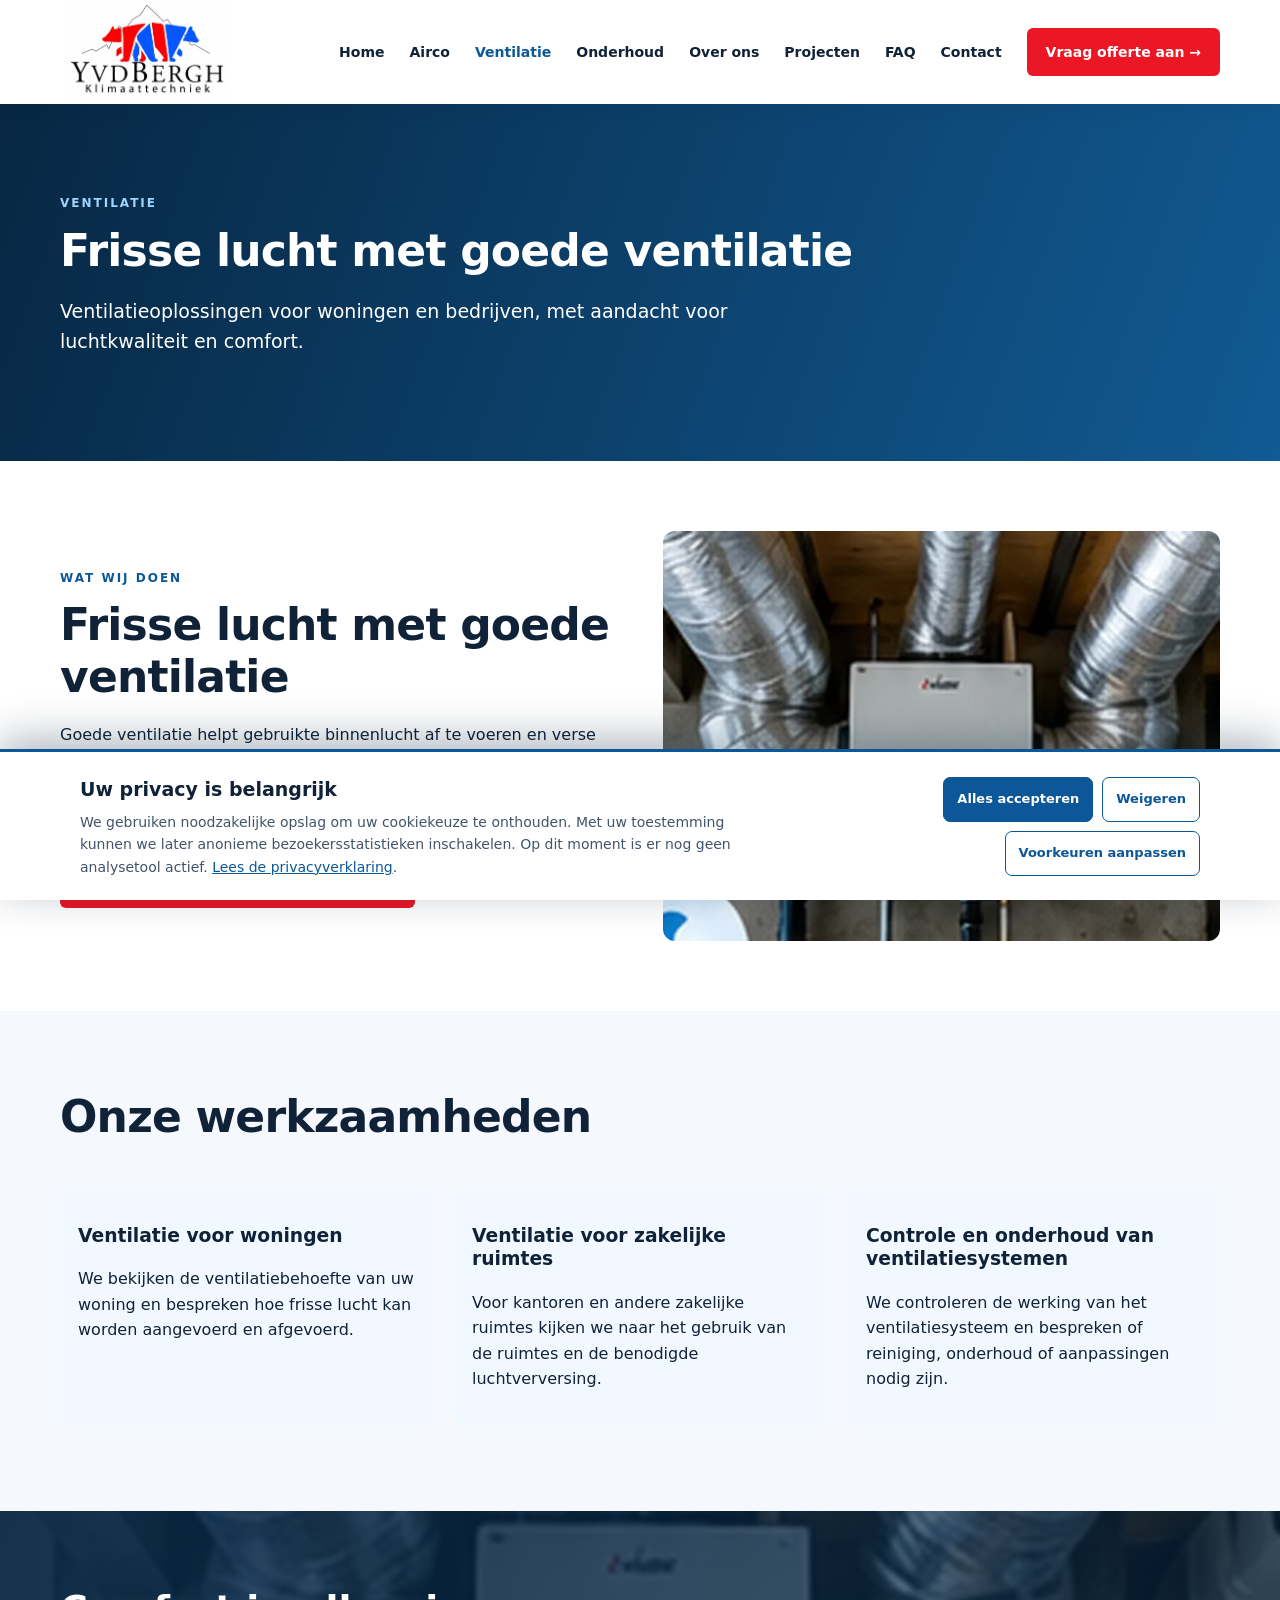
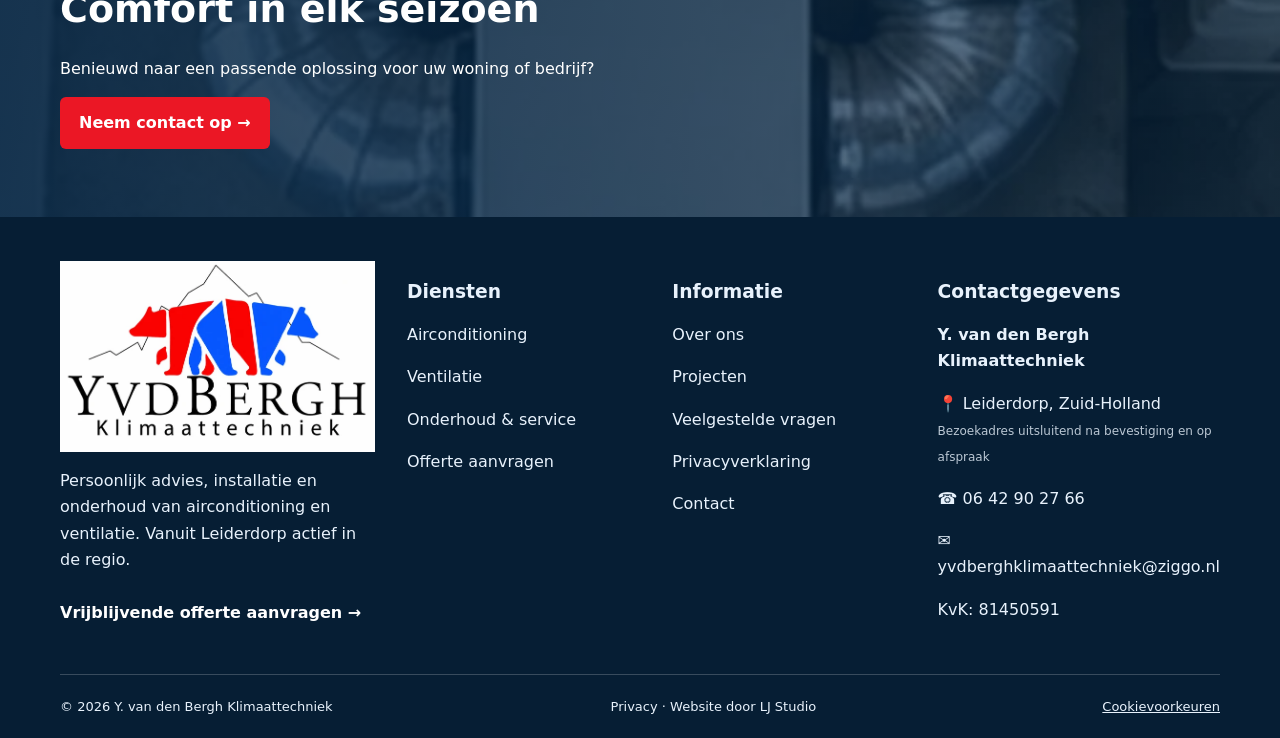
<file: ventilatie.html>
<!DOCTYPE html>

<html lang="nl"><head><meta charset="utf-8"/><meta content="width=device-width, initial-scale=1" name="viewport"/><title>Frisse lucht met goede ventilatie | Y. van den Bergh Klimaattechniek</title><meta content="Ventilatieoplossingen voor woningen en bedrijven, met aandacht voor luchtkwaliteit en comfort." name="description"/><meta content="index,follow" name="robots"/><meta content="#082a4b" name="theme-color"/><link href="https://www.yvdberghklimaattechniek.nl/ventilatie.html" rel="canonical"/><link href="style.css" rel="stylesheet"/><script defer="" src="script.js"></script><link rel="icon" href="favicon.svg" type="image/svg+xml"/><link rel="shortcut icon" href="assets/logo.webp" type="image/webp"/></head><body><header class="header"><div class="container navwrap"><a aria-label="Naar homepage" class="brand" href="index.html"><img alt="Logo met rode en blauwe ijsberen - Y. van den Bergh Klimaattechniek" loading="lazy" src="assets/logo.webp"/></a><button aria-controls="navlinks" aria-expanded="false" aria-label="Navigatiemenu" class="menu">☰</button><nav aria-label="Hoofdnavigatie" class="links" id="navlinks"><a href="index.html">Home</a><a href="airco.html">Airco</a><a class="active" href="ventilatie.html">Ventilatie</a><a href="onderhoud.html">Onderhoud</a><a href="over-ons.html">Over ons</a><a href="projecten.html">Projecten</a><a href="veelgestelde-vragen.html">FAQ</a><a href="contact.html">Contact</a><a class="btn" href="offerte.html">Vraag offerte aan →</a></nav></div></header><main><section class="pagehero"><div class="container"><span class="eyebrow" style="color:#9dd5ff">Ventilatie</span><h1>Frisse lucht met goede ventilatie</h1><p>Ventilatieoplossingen voor woningen en bedrijven, met aandacht voor luchtkwaliteit en comfort.</p></div></section><section class="section"><div class="container split"><div><span class="eyebrow">Wat wij doen</span><h2>Frisse lucht met goede ventilatie</h2><p>Goede ventilatie helpt gebruikte binnenlucht af te voeren en verse lucht aan te voeren.</p><p>Welke oplossing past, hangt af van het gebouw, de bestaande installatie en het gebruik van de ruimtes.</p><a class="btn" href="contact.html">Vraag vrijblijvend informatie aan →</a></div><img alt="Frisse lucht met goede ventilatie - voorbeeldafbeelding" loading="lazy" src="assets/ventilatie.webp"/></div></section><section class="section soft"><div class="container"><h2>Onze werkzaamheden</h2><div class="grid"><div class="feature"><h3>Ventilatie voor woningen</h3><p>We bekijken de ventilatiebehoefte van uw woning en bespreken hoe frisse lucht kan worden aangevoerd en afgevoerd.</p></div><div class="feature"><h3>Ventilatie voor zakelijke ruimtes</h3><p>Voor kantoren en andere zakelijke ruimtes kijken we naar het gebruik van de ruimtes en de benodigde luchtverversing.</p></div><div class="feature"><h3>Controle en onderhoud van ventilatiesystemen</h3><p>We controleren de werking van het ventilatiesysteem en bespreken of reiniging, onderhoud of aanpassingen nodig zijn.</p></div></div></div></section><section class="banner"><div class="container"><h2>Comfort in elk seizoen</h2><p>Benieuwd naar een passende oplossing voor uw woning of bedrijf?</p><a class="btn" href="contact.html">Neem contact op →</a></div></section></main><footer class="footer"><div class="container"><div class="footgrid expanded"><div><a href="index.html"><img alt="Y. van den Bergh Klimaattechniek – ijsberenlogo" loading="lazy" src="assets/logo.webp"/></a><p>Persoonlijk advies, installatie en onderhoud van airconditioning en ventilatie. Vanuit Leiderdorp actief in de regio.</p><a class="foot-cta" href="offerte.html">Vrijblijvende offerte aanvragen →</a></div><div><h3>Diensten</h3><p><a href="airco.html">Airconditioning</a></p><p><a href="ventilatie.html">Ventilatie</a></p><p><a href="onderhoud.html">Onderhoud &amp; service</a></p><p><a href="offerte.html">Offerte aanvragen</a></p></div><div><h3>Informatie</h3><p><a href="over-ons.html">Over ons</a></p><p><a href="projecten.html">Projecten</a></p><p><a href="veelgestelde-vragen.html">Veelgestelde vragen</a></p><p><a href="privacyverklaring.html">Privacyverklaring</a></p><p><a href="contact.html">Contact</a></p></div><div><h3>Contactgegevens</h3><p><strong>Y. van den Bergh Klimaattechniek</strong></p><p><span aria-hidden="true">📍</span> Leiderdorp, Zuid-Holland<br/><small>Bezoekadres uitsluitend na bevestiging en op afspraak</small></p><p><span aria-hidden="true">☎</span> <a href="tel:+31642902766">06 42 90 27 66</a></p><p><span aria-hidden="true">✉</span> <a href="mailto:yvdberghklimaattechniek@ziggo.nl">yvdberghklimaattechniek@ziggo.nl</a></p><p>KvK: 81450591</p></div></div><div class="footerbottom"><span>© 2026 Y. van den Bergh Klimaattechniek</span><span><a href="privacyverklaring.html">Privacy</a> · Website door <a href="https://www.ljstudio.nl/" rel="noopener">LJ Studio</a></span></div></div></footer></body></html>
</file>
<file: style.css>
:root{--navy:#082a4b;--blue:#0c5797;--red:#eb1725;--light:#eaf5ff;--ink:#102238;--muted:#52647a}*{box-sizing:border-box}html{scroll-behavior:smooth}body{margin:0;color:var(--ink);font-family:system-ui,-apple-system,Segoe UI,Arial,sans-serif;line-height:1.6}a{color:inherit}img{max-width:100%;display:block}.container{width:min(1160px,calc(100% - 40px));margin:auto}.header{background:#fff;position:sticky;top:0;z-index:20;box-shadow:0 2px 18px #0b244015}.navwrap{display:flex;align-items:center;justify-content:space-between;gap:20px;min-height:104px}.brand img{width:175px;height:98px;object-fit:contain}.links{display:flex;align-items:center;gap:25px}.links a{text-decoration:none;font-weight:650;font-size:14px;white-space:nowrap}.links a.active,.links a:hover{color:var(--blue)}.btn{display:inline-flex;align-items:center;justify-content:center;gap:9px;padding:13px 19px;border-radius:6px;text-decoration:none;font-weight:750;background:var(--red);color:#fff;border:0;cursor:pointer}.btn:hover{filter:brightness(.94)}.btn.alt{background:#fff;color:var(--navy)}.btn.blue{background:var(--blue)}.menu{display:none;border:1px solid #cdd9e6;background:#fff;border-radius:8px;padding:10px 14px;font-size:24px}.hero{background:linear-gradient(90deg,#061e34d9 0%,#061e348c 54%,#061e3425 100%),url('assets/hero.webp') center/cover;min-height:480px;display:flex;align-items:center;color:white}.hero h1{font-size:clamp(36px,5vw,65px);line-height:1.08;max-width:740px;margin:0 0 20px;letter-spacing:-1.5px}.hero p{font-size:clamp(17px,2vw,22px);max-width:660px;margin:0 0 23px}.actions{display:flex;gap:12px;flex-wrap:wrap}.checks{display:flex;gap:24px;flex-wrap:wrap;margin-top:25px;font-size:14px}.checks span:before{content:'✓';color:#9cdbff;margin-right:8px}.section{padding:70px 0}.section.soft{background:#f5f9fd}.eyebrow{font-size:12px;font-weight:800;color:var(--blue);letter-spacing:2px;text-transform:uppercase}.section h2,.pagehero h1{font-size:clamp(29px,4vw,44px);line-height:1.17;letter-spacing:-.8px;margin:10px 0 20px}.intro{color:var(--muted);max-width:720px}.grid{display:grid;grid-template-columns:repeat(3,1fr);gap:22px;margin-top:30px}.card{border:1px solid #e1e9f0;border-radius:12px;overflow:hidden;box-shadow:0 7px 20px #122b4410;background:white}.card img{width:100%;height:210px;object-fit:cover}.card .body{padding:22px}.card h3{font-size:23px;margin:0 0 8px}.card p{color:var(--muted);margin:0 0 14px}.textlink{color:var(--blue);font-weight:750;text-decoration:none}.split{display:grid;grid-template-columns:1fr 1fr;gap:45px;align-items:center}.split img{width:100%;height:410px;object-fit:cover;border-radius:12px}.split ul{padding-left:20px}.split li{margin:10px 0}.pagehero{padding:85px 0;background:linear-gradient(110deg,#072743,#115a93);color:white}.pagehero p{max-width:760px;font-size:19px}.content p{max-width:800px}.banner{background:linear-gradient(90deg,#082846e8,#08284699),url('assets/kantoor.webp') center/cover;color:#fff;padding:68px 0}.banner h2{font-size:38px;margin:0 0 8px}.footer{background:#061e34;color:#e8f2fc;padding:44px 0 20px}.footgrid{display:grid;grid-template-columns:2fr 1fr 1.3fr;gap:28px}.footer a{color:#e8f2fc;text-decoration:none}.footer a:hover{text-decoration:underline}.footer .small{font-size:13px;color:#c2d3e2;border-top:1px solid #ffffff30;padding-top:18px;margin-top:28px}.footerlogo{background:white;padding:8px;border-radius:8px;width:150px}.form{max-width:720px;display:grid;gap:14px}.form label{font-weight:700}.form input,.form textarea,.form select{width:100%;font:inherit;padding:12px;border:1px solid #b9c9d7;border-radius:7px}.form textarea{min-height:140px}.note{background:#eaf5ff;border-left:4px solid var(--blue);padding:16px;border-radius:5px;color:#30475c}.feature{padding:18px;background:#f2f8ff;border-radius:10px;margin:15px 0}.pill{display:inline-block;background:#e7f3ff;color:#074778;border-radius:50px;padding:6px 12px;font-weight:700;font-size:13px}.faq details{border-bottom:1px solid #d9e4ef;padding:15px 0}.faq summary{cursor:pointer;font-weight:750}h3{line-height:1.25}@media(max-width:850px){.navwrap{min-height:75px}.brand img{width:125px;height:70px}.menu{display:block}.links{display:none;position:absolute;left:0;right:0;top:75px;background:#fff;box-shadow:0 10px 18px #061e3420;padding:20px;flex-direction:column;align-items:stretch;gap:17px}.links.open{display:flex}.grid{grid-template-columns:1fr}.split{grid-template-columns:1fr}.split img{height:300px}.footgrid{grid-template-columns:1fr 1fr}.hero{min-height:530px}.hero h1{font-size:39px}}@media(max-width:530px){.container{width:min(100% - 28px,1160px)}.section{padding:45px 0}.footgrid{grid-template-columns:1fr}.hero h1{font-size:34px}.pagehero{padding:54px 0}.checks{gap:10px}.actions .btn{width:100%}.banner h2{font-size:30px}}

/* Uitgebreide footer, privacy en formulier */
.footgrid.expanded{grid-template-columns:1.35fr 1fr 1fr 1.2fr;gap:32px}.footer .footgrid p{line-height:1.65}.footer a{color:inherit}.footer a:hover{text-decoration:underline}.foot-cta{display:inline-block;margin-top:10px;color:#fff!important;font-weight:700}.footerbottom{border-top:1px solid rgba(255,255,255,.2);margin-top:35px;padding-top:22px;display:flex;gap:16px;justify-content:space-between;flex-wrap:wrap;font-size:13px}.legal{max-width:820px}.legal h2{margin-top:30px}.legal p{line-height:1.75}.faq{max-width:900px}.faq details{border-bottom:1px solid #d7e0ea;padding:17px 5px}.faq summary{cursor:pointer;font-weight:700;color:#082a4b}.faq p{padding-top:10px}.formgrid{display:grid;grid-template-columns:1fr 1fr;gap:14px}.consent{display:flex;align-items:flex-start;gap:10px;font-size:14px;line-height:1.5}.consent input{width:auto;margin-top:5px}.hidden-field{position:absolute;left:-9999px}.footer small{font-size:12px;opacity:.8}@media(max-width:900px){.footgrid.expanded{grid-template-columns:repeat(2,minmax(0,1fr))}}@media(max-width:600px){.footgrid.expanded,.formgrid{grid-template-columns:1fr}.footerbottom{flex-direction:column}}

/* LJ Studio: toegankelijkheid en consistente mobiele navigatie */
a:focus-visible,button:focus-visible,input:focus-visible,textarea:focus-visible,select:focus-visible{outline:3px solid #0c5797;outline-offset:3px}
@media(max-width:600px){.hero{min-height:420px}.hero .actions .btn{min-height:46px}.checks{gap:9px 18px}}

/* Airco: downloadbare merkbrochures */
.brand-brochure-grid{display:grid;grid-template-columns:repeat(4,minmax(0,1fr));gap:18px;margin-top:30px}
.brand-brochure{display:flex;flex-direction:column;align-items:flex-start;gap:12px;background:#fff;border:1px solid #dce7f0;border-radius:14px;padding:24px 20px;box-shadow:0 8px 24px #0b284a0c}
.brand-brochure-kicker{font-size:10px;letter-spacing:.14em;font-weight:800;color:var(--blue)}
.brand-brochure h3{font-size:25px;line-height:1.15;margin:0;color:var(--navy)}
.brand-brochure p{font-size:14px;color:var(--muted);margin:0;flex:1}
.brand-brochure-year{font-size:12px;color:var(--muted);font-weight:650}
.brand-brochure .btn{font-size:13px;padding:11px 14px;min-height:44px}
.brand-brochure-note{font-size:12px;color:var(--muted);margin-top:18px}
@media(max-width:1050px){.brand-brochure-grid{grid-template-columns:repeat(2,minmax(0,1fr))}}
@media(max-width:600px){.brand-brochure-grid{grid-template-columns:1fr}.brand-brochure{padding:22px}}

/* Merkgebonden offerte-aanvraag op aircopagina */
.brand-quote-link{display:block;width:100%;margin-top:4px;padding-top:13px;border-top:1px solid #dce7f0;color:#0c5797;text-decoration:none;font-size:13px;line-height:1.5}
.brand-quote-link strong{display:block;font-size:14px}
.brand-quote-link:hover strong{text-decoration:underline}
.brand-quote-link:focus-visible{outline:3px solid #0c5797;outline-offset:3px}

/* Premium 2x2 merkkaarten, in stijl van het aangeleverde voorbeeld. */
.brand-brochure-premium{grid-template-columns:repeat(2,minmax(0,1fr));gap:22px}
.brand-brochure-premium .brand-brochure{position:relative;overflow:hidden;min-height:270px;padding:28px 30px;background:linear-gradient(145deg,#fff 10%,#f0f6fc 100%);border:1px solid #c8d8e9;border-left:5px solid var(--blue);border-radius:18px;box-shadow:0 12px 30px #082a4b14;transition:transform .2s ease,box-shadow .2s ease}
.brand-brochure-premium .brand-brochure:hover{transform:translateY(-3px);box-shadow:0 18px 36px #082a4b22}
.brand-brochure-premium .brand-brochure:nth-child(1){border-left-color:#e52930}
.brand-brochure-premium .brand-brochure:nth-child(2){border-left-color:#0099df}
.brand-brochure-premium .brand-brochure:nth-child(3){border-left-color:#1656a9}
.brand-brochure-premium .brand-brochure:nth-child(4){border-left-color:#164caa}
.brand-brochure-premium .brand-brochure h3{font-size:17px;margin:0;color:#263c54}
.brand-brochure-premium .brand-brochure p{font-size:14px;flex:0}
.brand-brochure-premium .brand-brochure .btn{border-radius:999px;margin-top:auto}
.brand-identity{display:flex;align-items:center;gap:12px;min-height:62px;font-weight:900;line-height:1.05;letter-spacing:-.045em}
.brand-mitsubishi{font-size:22px;color:#151515;letter-spacing:-.04em}
.mitsubishi-symbol{display:flex;flex-direction:column;align-items:center;justify-content:center;font-size:26px;line-height:.65;color:#ec1c24;transform:scaleX(1.3)}
.mitsubishi-symbol span{font-size:17px;white-space:pre}
.brand-daikin{font-size:40px;color:#0099df;font-style:italic;letter-spacing:-.055em}
.daikin-symbol{width:39px;height:39px;display:inline-block;flex:none;background:linear-gradient(135deg,#0099df 0 48%,transparent 49% 100%);border-top:7px solid #005caa}
.brand-panasonic{font-size:36px;color:#164caa;letter-spacing:-.055em}
.brand-haier{font-size:43px;color:#164caa;letter-spacing:-.065em}
.brand-brochure-premium .brand-quote-link{margin-top:8px}
@media(max-width:760px){.brand-brochure-premium{grid-template-columns:1fr}.brand-brochure-premium .brand-brochure{padding:24px;min-height:0}}
@media(prefers-reduced-motion:reduce){.brand-brochure-premium .brand-brochure{transition:none}}

/* Verfijnde merkpresentatie: duidelijk logo, ruime kaarten, geen dubbele titel. */
.brand-brochure-premium .brand-brochure{gap:14px;padding:30px 32px;min-height:310px;background:#fff;border-top:1px solid #dce6f1;border-right:1px solid #dce6f1;border-bottom:1px solid #dce6f1}
.brand-brochure-premium .brand-brochure h3{position:absolute;width:1px;height:1px;padding:0;margin:-1px;overflow:hidden;clip-path:inset(50%);white-space:nowrap}
.brand-brochure-premium .brand-identity{display:flex;align-items:center;gap:14px;min-height:70px;font-family:Arial,Helvetica,sans-serif;line-height:1.05}
.brand-brochure-premium .brand-identity svg{flex:none;display:block}
.brand-brochure-premium .brand-mitsubishi{font-size:23px;letter-spacing:-.04em}
.brand-brochure-premium .brand-daikin{font-size:42px;font-weight:900;font-style:italic}
.brand-brochure-premium .brand-panasonic{font-size:37px;font-weight:800;letter-spacing:-.055em}
.brand-brochure-premium .brand-haier{font-size:45px;font-weight:750;letter-spacing:-.07em}
.brand-brochure-premium .brand-brochure .btn{margin-top:4px}
.brand-brochure-premium .brand-quote-link{margin-top:auto}
@media(max-width:600px){.brand-brochure-premium .brand-brochure{padding:24px 20px}.brand-brochure-premium .brand-mitsubishi{font-size:20px}.brand-brochure-premium .brand-daikin{font-size:36px}.brand-brochure-premium .brand-panasonic{font-size:32px}.brand-brochure-premium .brand-haier{font-size:39px}}

.hero-slideshow{position:relative;isolation:isolate;overflow:hidden;background:#082a4b}
.hero-slideshow::before{content:"";position:absolute;inset:0;z-index:-1;background:linear-gradient(90deg,rgba(4,25,46,.93),rgba(4,25,46,.7) 56%,rgba(4,25,46,.34))}
.hero-slides{position:absolute;inset:0;z-index:-2}
.hero-slide{position:absolute;inset:0;background-position:center;background-size:cover;opacity:0;transition:opacity 1.1s ease}
.hero-slide.is-active{opacity:1}
.hero-content{position:relative;padding-top:75px;padding-bottom:75px}
.stats-section{padding:34px 0;background:#f0f6fc}
.stats-grid{display:grid;grid-template-columns:repeat(4,minmax(0,1fr));gap:16px}
.stat-card{background:#fff;border:1px solid #dce7f1;border-radius:16px;padding:25px 18px;text-align:center;box-shadow:0 10px 24px #0929470c}
.stat-number{display:block;font-size:clamp(34px,4vw,54px);font-weight:850;letter-spacing:-.05em;color:#0c5797;line-height:1.1;font-variant-numeric:tabular-nums}
.stat-label{display:block;margin-top:10px;color:#324b64;font-weight:650;font-size:14px;line-height:1.45}
@media(max-width:780px){.stats-grid{grid-template-columns:repeat(2,minmax(0,1fr))}.hero-content{padding-top:65px;padding-bottom:65px}}
@media(max-width:420px){.stats-grid{gap:10px}.stat-card{padding:20px 12px}.stat-label{font-size:12px}}
@media(prefers-reduced-motion:reduce){.hero-slide{transition:none}}

/* Homepage: toon meer van de foto's in plaats van ze extreem bij te snijden. */
.hero-slideshow{min-height:clamp(460px,48vw,590px);background:#071e35}
.hero-slideshow::before{z-index:1;pointer-events:none;background:linear-gradient(90deg,rgba(4,25,46,.88) 0%,rgba(4,25,46,.66) 43%,rgba(4,25,46,.13) 100%)}
.hero-slides{z-index:0;inset:0}
.hero-slide{background-size:contain;background-repeat:no-repeat;background-position:right center;background-color:#071e35}
.hero-content{z-index:2;width:100%}
@media(max-width:780px){
 .hero-slideshow{min-height:530px}
 .hero-slide{background-size:cover;background-position:65% center}
 .hero-slideshow::before{background:linear-gradient(90deg,rgba(4,25,46,.92),rgba(4,25,46,.7) 65%,rgba(4,25,46,.42))}
}

/* Cookiebanner: mobielvriendelijk, keuzes gelijkwaardig en opnieuw instelbaar. */
.cookie-panel[hidden],.cookie-preferences[hidden],.cookie-save[hidden],.cookie-settings[hidden]{display:none!important}
.cookie-panel{position:fixed;bottom:0;left:0;right:0;z-index:1000;background:#fff;color:#102238;box-shadow:0 -10px 40px #001d3550;border-top:3px solid #0c5797}
.cookie-inner{max-width:1160px;margin:auto;padding:22px 20px;display:flex;align-items:center;gap:28px;justify-content:space-between}
.cookie-copy{max-width:680px}.cookie-copy strong{font-size:19px}.cookie-copy p{font-size:14px;line-height:1.6;margin:6px 0 0;color:#42546a}.cookie-copy a{color:#0c5797}
.cookie-actions{display:flex;gap:9px;flex-wrap:wrap;justify-content:flex-end;min-width:300px}
.cookie-btn{border:1px solid #0c5797;border-radius:7px;background:#fff;color:#0c5797;font:inherit;font-size:13px;font-weight:750;padding:11px 13px;cursor:pointer}
.cookie-accept,.cookie-save{background:#0c5797;color:white}
.cookie-btn:hover{filter:brightness(.93)}
.cookie-preferences{display:flex;flex-wrap:wrap;gap:16px;margin-top:12px;font-size:14px}
.cookie-preferences label{display:flex;align-items:center;gap:6px}
.cookie-footer-link{background:none;border:0;color:#e8f2fc;font:inherit;text-decoration:underline;cursor:pointer;padding:0 0 0 8px}
@media(max-width:760px){.cookie-inner{display:block;padding:18px 20px}.cookie-actions{min-width:0;justify-content:stretch;margin-top:14px}.cookie-btn{flex:1 1 125px}.cookie-copy strong{font-size:17px}.cookie-copy p{font-size:13px}}

/* Definitieve hero-correctie: geen afgesneden tekst, naadloze fotogradient. */
.hero.hero-slideshow{position:relative;display:flex;align-items:center;overflow:hidden;isolation:isolate;background:#061e34!important;background-image:none!important;min-height:clamp(490px,44vw,620px)}
.hero.hero-slideshow .hero-slides{position:absolute;inset:0;z-index:0;pointer-events:none}
.hero.hero-slideshow .hero-slide{background-size:cover;background-position:center 45%;background-repeat:no-repeat;opacity:0}
.hero.hero-slideshow .hero-slide.is-active{opacity:1}
.hero.hero-slideshow::before{position:absolute;inset:0;z-index:1;content:"";pointer-events:none;background:linear-gradient(90deg,#061e34 0%,rgba(6,30,52,.97) 23%,rgba(6,30,52,.82) 43%,rgba(6,30,52,.32) 73%,rgba(6,30,52,.12) 100%)}
.hero.hero-slideshow>.container.hero-content{position:relative;z-index:2;width:min(1160px,calc(100% - 40px));max-width:1160px;margin-left:auto;margin-right:auto;padding:76px 0;flex:0 1 auto}
.hero.hero-slideshow h1{max-width:680px}
.hero.hero-slideshow p{max-width:640px}
@media(max-width:780px){.hero.hero-slideshow{min-height:530px}.hero.hero-slideshow .hero-slide{background-position:60% center}.hero.hero-slideshow::before{background:linear-gradient(90deg,rgba(6,30,52,.96),rgba(6,30,52,.83) 62%,rgba(6,30,52,.5))}.hero.hero-slideshow>.container.hero-content{padding:64px 0}}
@media(max-width:480px){.hero.hero-slideshow>.container.hero-content{width:calc(100% - 36px)}.hero.hero-slideshow h1{font-size:clamp(34px,9vw,46px)}}

/* Volledig klikbare dienstenkaarten */
.service-card{transition:transform .2s ease,box-shadow .2s ease}
.service-card-link{display:block;height:100%;color:inherit;text-decoration:none}
.service-card-link:focus-visible{outline:3px solid #0c5797;outline-offset:-3px;border-radius:12px}
.service-card:hover,.service-card:focus-within{transform:translateY(-5px);box-shadow:0 15px 32px #122b4424}
.service-card .textlink{display:inline-block}
/* Google Reviews: eerlijke demoweergave zonder verzonnen reviews */
.google-reviews-heading{display:flex;align-items:center;justify-content:space-between;gap:24px;flex-wrap:wrap;margin-bottom:28px}
.google-review-mark{display:flex;align-items:center;gap:10px;background:#fff;border:1px solid #dde6ef;border-radius:999px;padding:10px 17px;font-weight:750}
.google-g{font-size:27px;font-weight:900;color:#4285f4}
.google-reviews-grid{display:grid;grid-template-columns:minmax(260px,.8fr) minmax(300px,1.2fr);gap:22px}
.google-rating-card,.google-review-example{border:1px solid #dce6ef;background:#fff;border-radius:18px;padding:30px;box-shadow:0 10px 28px #1022380b}
.google-demo-label{font-size:11px;letter-spacing:.1em;font-weight:800;color:#536b81}
.google-rating-placeholder{font-size:70px;font-weight:850;line-height:1.2;margin-top:12px;color:#0c5797}
.google-rating-scale{font-size:23px;color:#61758a;font-weight:600}
.google-stars{font-size:27px;letter-spacing:4px;color:#e7a42d}
.google-rating-card p,.google-review-example p,.google-reviews-bottom p{color:#52647a}
.google-review-count,.google-review-note{font-size:13px;color:#60758b}
.google-example-avatar{width:44px;height:44px;border-radius:50%;background:#e9f2fb;display:flex;align-items:center;justify-content:center;margin-top:20px;color:#0c5797}
.google-review-example h3{margin:14px 0 6px;font-size:22px}
.google-reviews-bottom{display:flex;justify-content:space-between;align-items:center;gap:20px;flex-wrap:wrap;margin-top:22px}
.google-reviews-bottom p{max-width:680px}
@media(max-width:700px){.google-reviews-grid{grid-template-columns:1fr}.google-rating-card,.google-review-example{padding:23px}.google-reviews-bottom .btn{width:100%}}
@media(prefers-reduced-motion:reduce){.service-card{transition:none}}

/* Premium micro-animaties: uitsluitend compositing en alleen bij bewegingsvoorkeur */
.hero-airflow{position:absolute;inset:0;z-index:1;overflow:hidden;pointer-events:none}
.hero-airflow span{position:absolute;right:-25%;width:75%;height:1px;border-radius:50%;background:linear-gradient(90deg,transparent,rgba(175,225,255,.42),transparent);box-shadow:0 0 16px 2px rgba(133,208,255,.13);transform:translate3d(0,0,0) rotate(-9deg);animation:airflow-drift 15s linear infinite}
.hero-airflow span:nth-child(1){top:30%}.hero-airflow span:nth-child(2){top:51%;animation-delay:-5s;opacity:.65}.hero-airflow span:nth-child(3){top:73%;animation-delay:-10s;opacity:.45}
@keyframes airflow-drift{from{transform:translate3d(0,0,0) rotate(-9deg)}to{transform:translate3d(-65%,0,0) rotate(-9deg)}}
.service-card{will-change:auto}
.service-card img{transition:transform .45s ease}
.service-card .textlink{transition:color .2s ease,transform .2s ease}
@media(hover:hover) and (pointer:fine){.service-card:hover img{transform:scale(1.045)}.service-card:hover .textlink{transform:translateX(4px);color:#074578}}
.js-reveal-ready .reveal-on-scroll{opacity:0;transform:translate3d(0,16px,0);transition:opacity .65s ease,transform .65s cubic-bezier(.2,.7,.2,1)}
.js-reveal-ready .reveal-on-scroll.is-visible{opacity:1;transform:none}
.process-section{background:#fff}.process-steps{position:relative;display:grid;grid-template-columns:repeat(4,minmax(0,1fr));gap:22px;margin:38px 0 30px}
.process-steps::before{content:"";position:absolute;left:12%;right:12%;top:25px;height:2px;background:linear-gradient(90deg,#0c5797,#a6d8f8);transform-origin:left center;transform:scaleX(0);transition:transform 1.2s ease}
.process-steps.is-visible::before{transform:scaleX(1)}
.process-step{position:relative;z-index:1;background:#f5f9fd;border:1px solid #dfeaf3;border-radius:14px;padding:25px 21px;min-width:0}
.process-number{display:inline-grid;place-items:center;width:49px;height:49px;border-radius:50%;background:#0c5797;color:#fff;font-weight:800;box-shadow:0 0 0 6px #f5f9fd}
.process-step h3{font-size:20px;margin:22px 0 9px}.process-step p{margin:0;color:#52647a;font-size:14px}
.btn{transition:filter .2s ease,box-shadow .25s ease,transform .25s ease}
@media(hover:hover) and (pointer:fine){a.btn:hover,button.btn:hover{transform:translateY(-2px);box-shadow:0 8px 22px rgba(7,43,78,.2)}}
.btn:focus-visible{outline:3px solid #79bdf1;outline-offset:3px}
@media(max-width:900px){.process-steps{grid-template-columns:repeat(2,minmax(0,1fr))}.process-steps::before{display:none}}
@media(max-width:540px){.process-steps{grid-template-columns:1fr;gap:13px;margin-top:25px}.process-step{padding:19px}.process-step h3{margin-top:13px}.hero-airflow span{width:110%;right:-75%;opacity:.3}}
@media(prefers-reduced-motion:reduce){html{scroll-behavior:auto}.hero-airflow{display:none}.service-card img,.service-card .textlink,.btn,.process-steps::before,.js-reveal-ready .reveal-on-scroll{animation:none!important;transition:none!important;transform:none!important;opacity:1!important}.process-steps::before{transform:scaleX(1)}}

/* Reviewknop blijft zichtbaar maar niet klikbaar totdat echte Google-reviewlink bekend is. */
.google-review-cta{display:flex;flex-direction:column;align-items:flex-start;gap:6px}
.google-review-cta .btn:disabled{opacity:.62;cursor:not-allowed;filter:none;transform:none;box-shadow:none}
.google-review-cta-note{font-size:12px;color:#60758b}
@media(max-width:700px){.google-review-cta{width:100%}.google-review-cta .btn{width:100%}}

/* Interactief klimaatproces, geïnspireerd op het Asbest-stappenplan */
.climate-process{margin:32px 0 30px;border:1px solid #dce8f2;border-radius:22px;overflow:hidden;background:#f4f9fd;box-shadow:0 16px 38px #0b315015}
.climate-process-track{display:grid;grid-template-columns:repeat(4,minmax(0,1fr));background:#fff;border-bottom:1px solid #dce8f2}
.climate-process-tab{position:relative;display:flex;flex-direction:column;align-items:center;justify-content:center;gap:10px;min-width:0;min-height:120px;padding:17px 9px;border:0;background:transparent;color:#16324b;font:700 14px/1.3 inherit;cursor:pointer;text-align:center}
.climate-process-tab::after{content:"";position:absolute;bottom:0;left:13%;right:13%;height:3px;border-radius:3px;background:transparent;transition:background .25s}
.climate-process-tab.is-current::after{background:#0c5797}
.climate-process-icon{width:51px;height:51px;display:grid;place-items:center;border-radius:50%;background:#e7f3ff;color:#0c5797;transition:background .3s,color .3s,transform .3s}
.climate-process-icon svg{width:27px;height:27px}
.climate-process-tab.is-current .climate-process-icon{background:#0c5797;color:#fff;transform:scale(1.08)}
.climate-process-tab:focus-visible,.climate-process-pause:focus-visible{outline:3px solid #439ddc;outline-offset:-3px}
.climate-process-display{display:grid;grid-template-columns:160px minmax(0,1fr);gap:30px;align-items:center;padding:32px clamp(20px,4vw,45px);min-height:222px}
.climate-process-art{width:142px;height:142px;display:grid;place-items:center;position:relative;border-radius:50%;background:linear-gradient(145deg,#d6edff,#eff8ff);isolation:isolate}
.climate-process-art-icon{display:grid;place-items:center;width:72px;height:72px;color:#0c5797;animation:climate-process-pop .5s ease both}
.climate-process-art-icon svg{width:70px;height:70px}
.climate-process-orbit{position:absolute;inset:9px;border:2px dashed #82b9e2;border-radius:50%;animation:climate-process-spin 18s linear infinite}
.climate-process-kicker{font-size:12px;letter-spacing:.13em;font-weight:800;color:#0c5797}
.climate-process-heading{font-size:clamp(23px,3vw,31px);margin:7px 0 8px}
.climate-process-copy{margin:0;max-width:60ch;color:#52647a}
.climate-process-controls{display:flex;justify-content:space-between;align-items:center;gap:12px;flex-wrap:wrap;padding:12px 23px 18px}
.climate-process-pause{background:#fff;border:1px solid #b9d3e7;border-radius:999px;padding:8px 16px;color:#0c5797;font:700 13px inherit;cursor:pointer}
.climate-process-hint{font-size:12px;color:#52647a}
@keyframes climate-process-pop{from{opacity:0;transform:scale(.7)}to{opacity:1;transform:scale(1)}}
@keyframes climate-process-spin{to{transform:rotate(360deg)}}
@media(max-width:600px){.climate-process{border-radius:16px}.climate-process-tab{min-height:94px;padding:12px 4px;font-size:clamp(10px,2.5vw,12px);gap:7px;overflow-wrap:anywhere}.climate-process-icon{width:38px;height:38px}.climate-process-icon svg{width:22px;height:22px}.climate-process-display{grid-template-columns:1fr;justify-items:center;text-align:center;gap:16px;padding:25px 17px;min-height:250px}.climate-process-art{width:108px;height:108px}.climate-process-art-icon,.climate-process-art-icon svg{width:51px;height:51px}.climate-process-controls{justify-content:center;padding:8px 12px 18px}.climate-process-hint{display:none}}
@media(prefers-reduced-motion:reduce){.climate-process-art-icon,.climate-process-orbit{animation:none!important}.climate-process-icon,.climate-process-tab::after{transition:none!important}}
</file>
